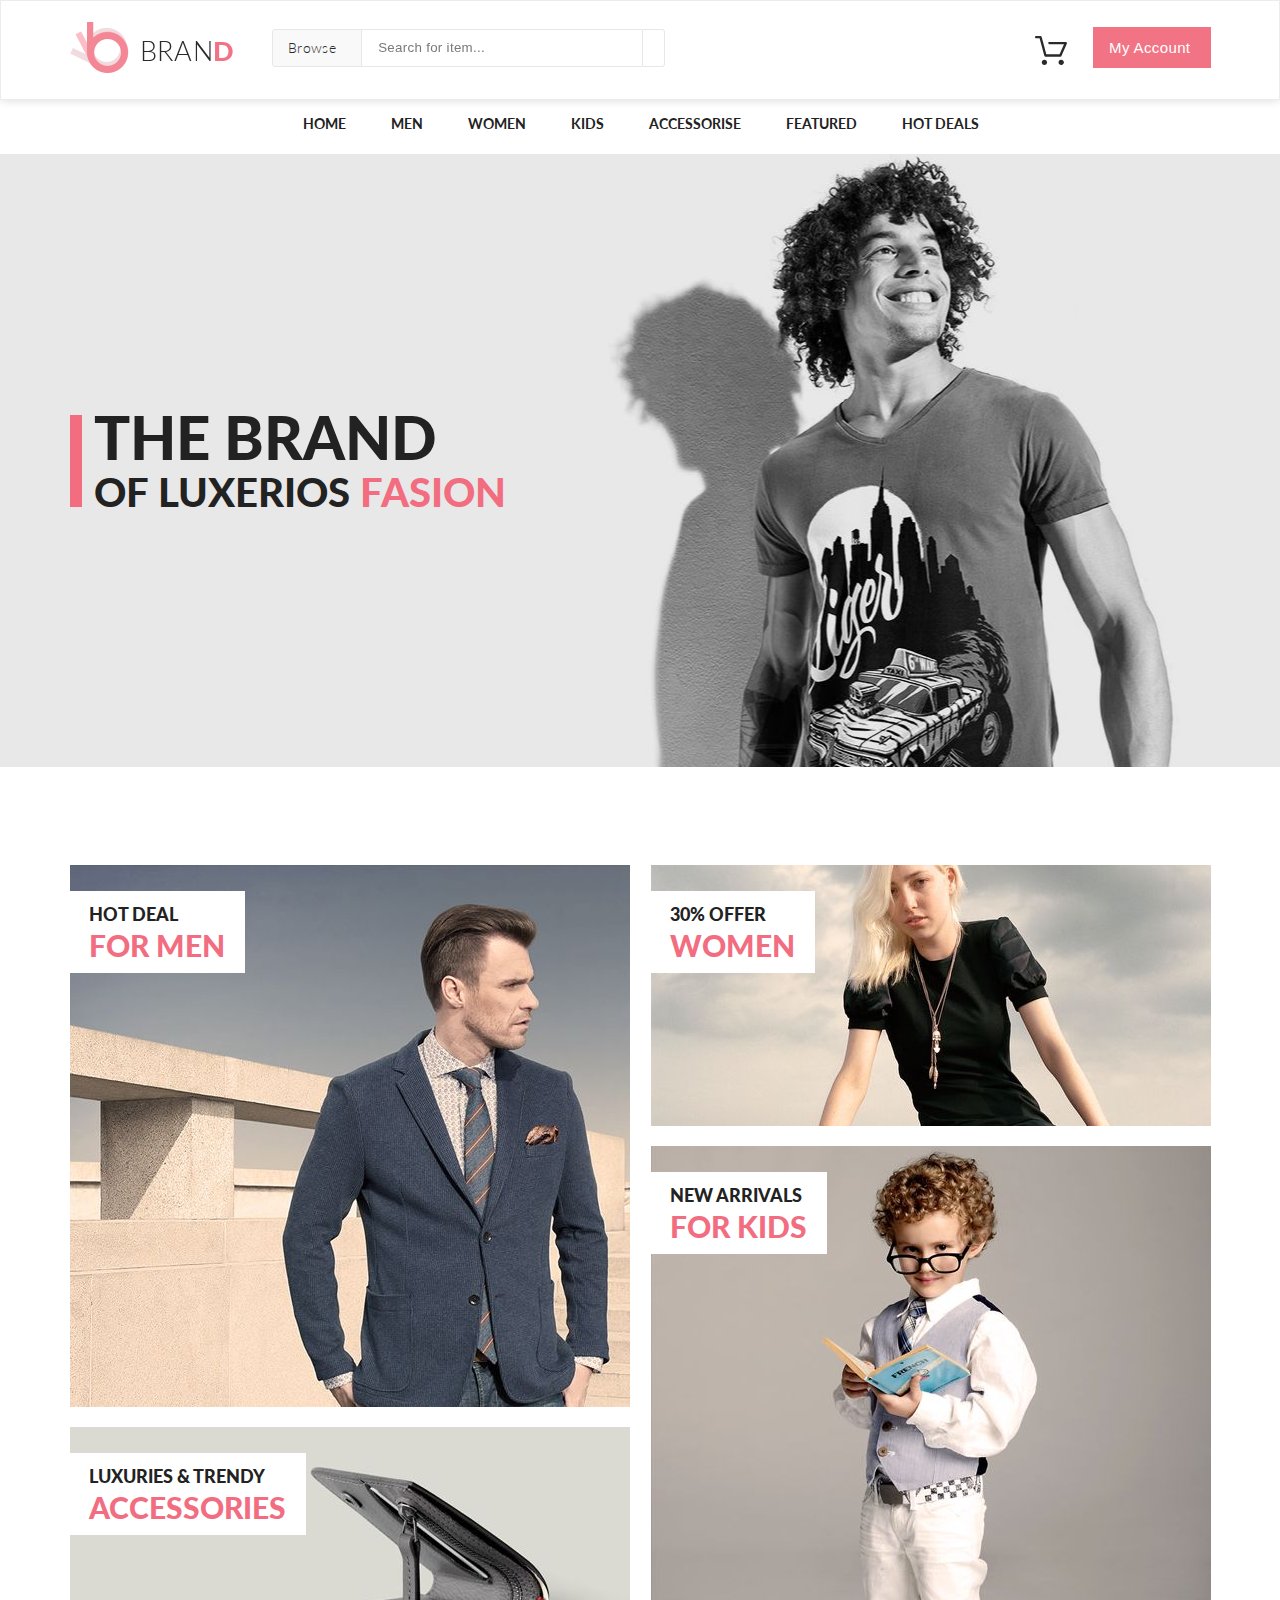
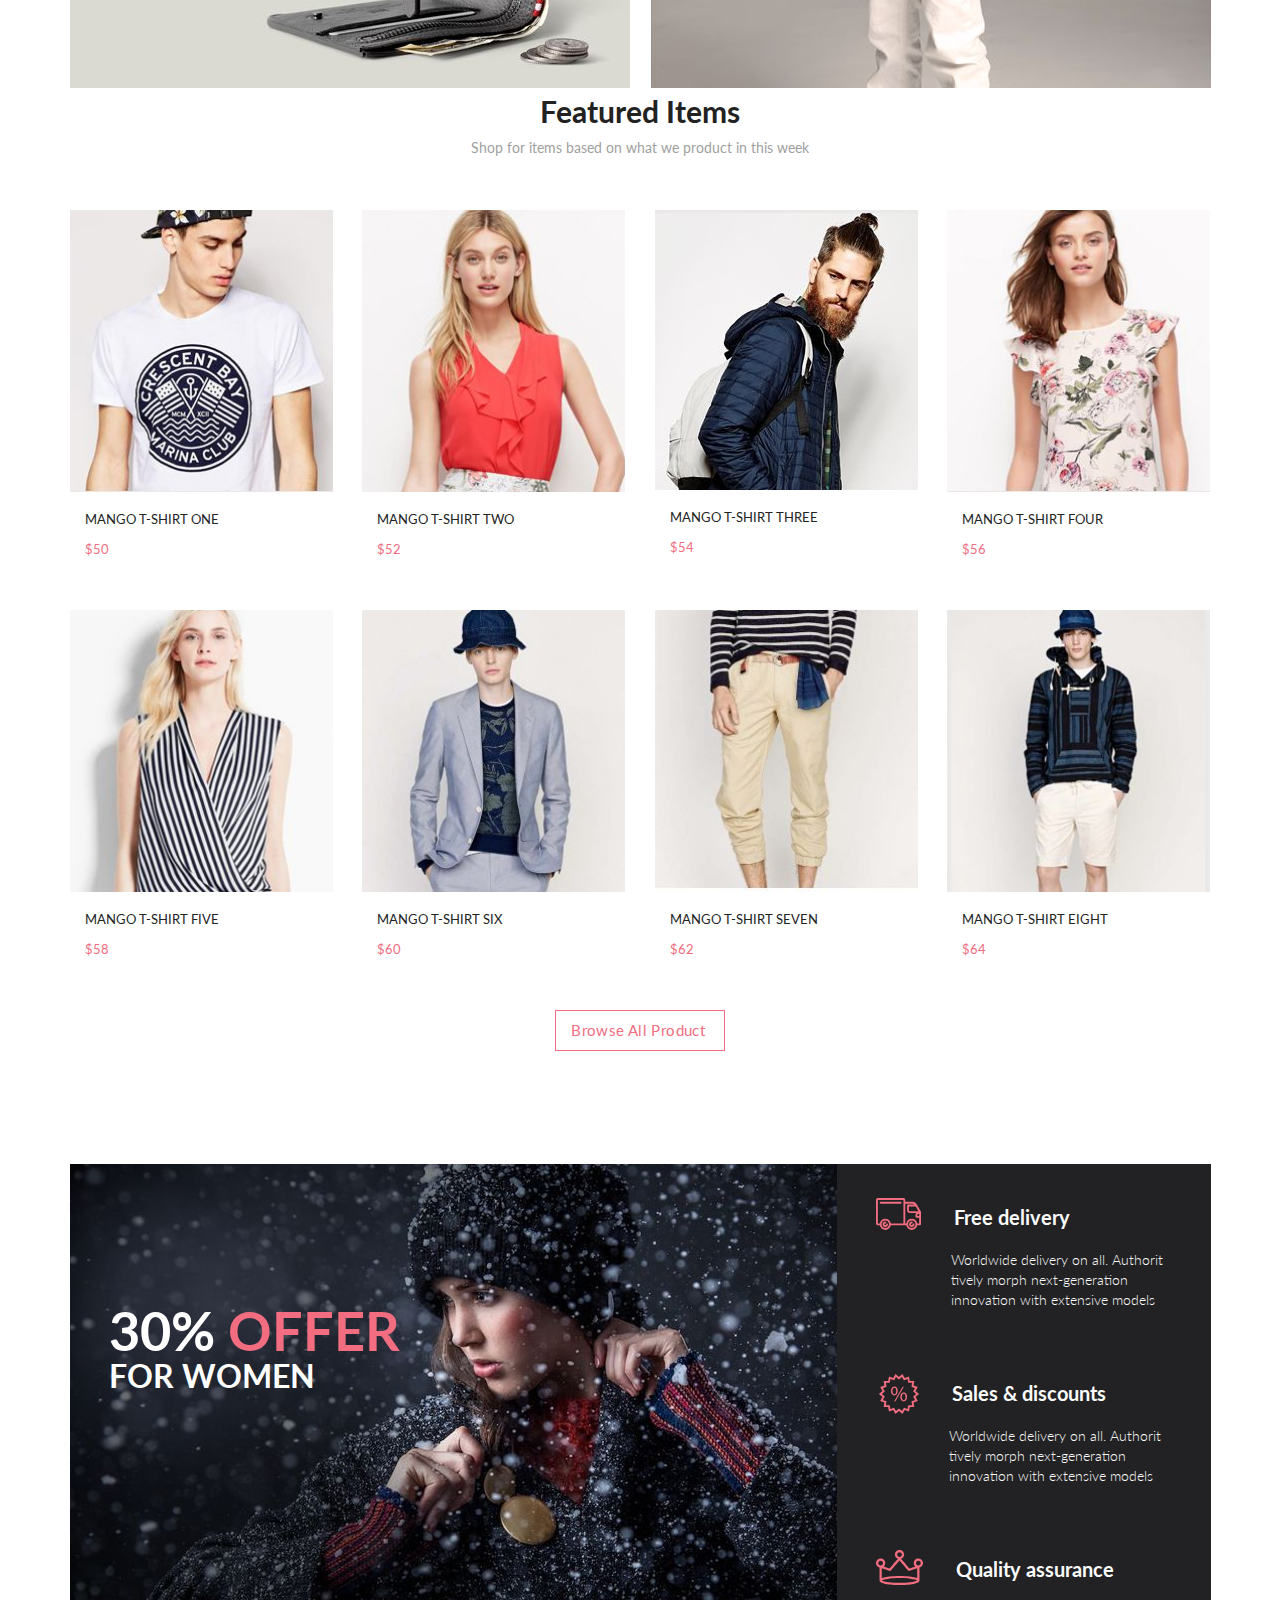
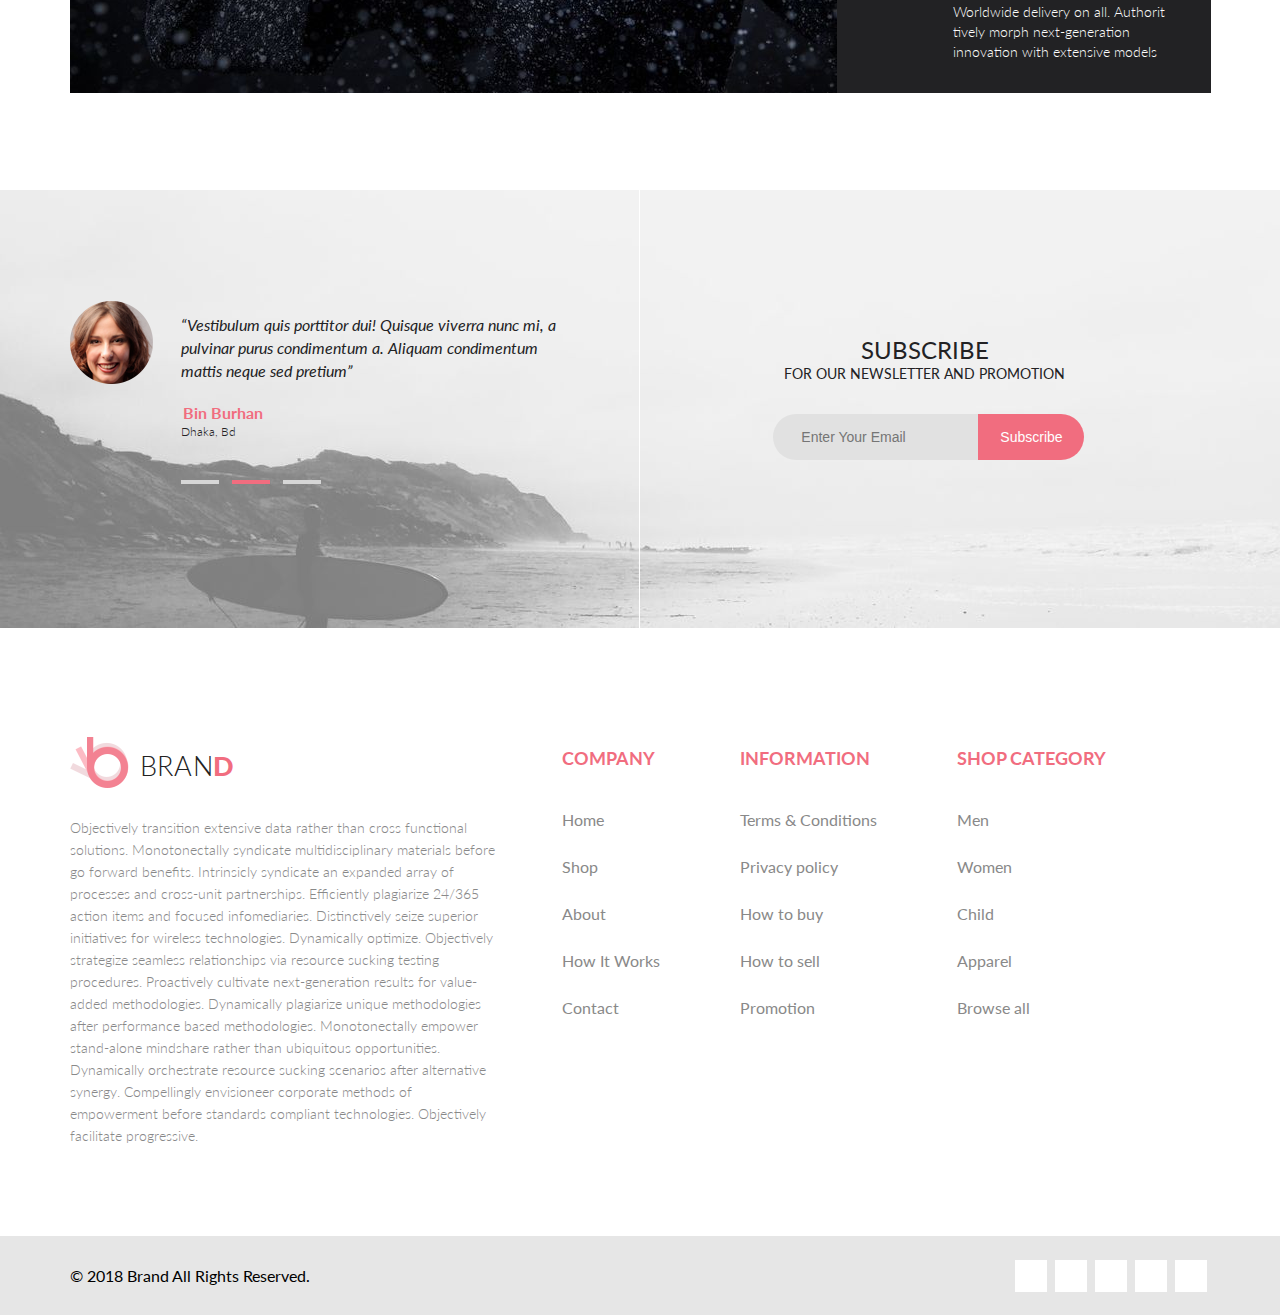
<file: index.html>
<!doctype html>
<html lang="en">
<head>
  <meta charset="UTF-8">
  <meta content="ie=edge" http-equiv="X-UA-Compatible">
  <link href="https://fonts.googleapis.com/css?family=Lato:300,400,700,900" rel="stylesheet">
  <link crossorigin="anonymous" href="https://use.fontawesome.com/releases/v5.3.1/css/all.css"
        integrity="sha384-mzrmE5qonljUremFsqc01SB46JvROS7bZs3IO2EmfFsd15uHvIt+Y8vEf7N7fWAU" rel="stylesheet">
  <link href="style.css" rel="stylesheet">
  <title>Clothing Store</title>
</head>
<body>
<div class="wrapper">
  <div class="wrapper__inner">
    <header class="header">
      <div class="header__border">
        <div class="header__panels-wrap container">
          <div class="header__left-panel">
            <div class="logo">
              <a class="logo__href" href="index.html">
                <img alt="logo" class="logo__img" src="img/logo.png">
                <p class="logo__text">bran<span class="logo__span-text pink">d</span></p>
              </a>
            </div>
            <form class="header__search">
              <div class="header__search-category">
                <span class="header__search-category-text">Browse</span>
                <div class="dropdown-menu dropdown-menu_header" id="browse">
                  <div class="dropdown-menu__wrap">
                    <h3 class="dropdown-menu__heading">women</h3>
                    <ul class="dropdown-menu__body">
                      <li>
                        <a class="dropdown-menu__href" href="products.html">Dresses</a>
                      </li>
                      <li>
                        <a class="dropdown-menu__href" href="products.html">Tops</a>
                      </li>
                      <li>
                        <a class="dropdown-menu__href" href="products.html">Sweaters/Knits</a>
                      </li>
                      <li>
                        <a class="dropdown-menu__href" href="products.html">Jackets/Coats</a>
                      </li>
                      <li>
                        <a class="dropdown-menu__href" href="products.html">Blazers</a>
                      </li>
                      <li>
                        <a class="dropdown-menu__href" href="products.html">Denim</a>
                      </li>
                      <li>
                        <a class="dropdown-menu__href" href="products.html">Leggings/Pants</a>
                      </li>
                      <li>
                        <a class="dropdown-menu__href" href="products.html">Skirts/Shorts</a>
                      </li>
                      <li>
                        <a class="dropdown-menu__href" href="products.html">Accessories
                        </a>
                      </li>
                    </ul>
                  </div>
                  <div class="dropdown-menu__wrap">
                    <h3 class="dropdown-menu__heading">men</h3>
                    <ul class="dropdown-menu__body">
                      <li>
                        <a class="dropdown-menu__href" href="products.html">Tees/Tank tops</a>
                      </li>
                      <li>
                        <a class="dropdown-menu__href" href="products.html">Shirts/Polo's</a>
                      </li>
                      <li>
                        <a class="dropdown-menu__href" href="products.html">Sweaters</a>
                      </li>
                      <li>
                        <a class="dropdown-menu__href" href="products.html">Sweatshirts/Hoodies</a>
                      </li>
                      <li>
                        <a class="dropdown-menu__href" href="products.html">Blazers</a>
                      </li>
                      <li>
                        <a class="dropdown-menu__href" href="products.html">Jackets/Vests</a>
                      </li>
                    </ul>
                  </div>
                </div>
              </div>
              <input class="header__search-input" name="query" placeholder="Search for item..." type="text">
              <button class="header__search-button">
                <i class="fas fa-search"></i>
              </button>
            </form>
          </div>
          <div class="header__right-panel">
            <div class="header__my-cart">
              <div class="header__my-cart-href-wrap">
                <a class="header__my-cart-href" href="shopping-cart.html">
                  <img alt="cart" class="header__my-cart-img" src="img/cart.svg">
                </a>
                <div class="dropdown-menu dropdown-menu_my-cart">
                  <div id="dropdown-cart">
                  
                  </div>
                  <a class="btn btn_pink btn__product checkout" href="checkout.html">Checkout</a>
                  <a class="btn btn__product go-to-cart" href="shopping-cart.html">Go to cart</a>
                </div>
              </div>
              <button class="btn btn_pink-inverse">My Account&nbsp;&nbsp;<i class="fas fa-caret-down"></i></button>
            </div>
          </div>
        </div>
      </div>
      <nav class="header__menu-wrap">
        <ul class="header__menu">
          <li class="header__menu-element"><a class="header__menu-href" href="index.html">home</a>
            <div class="dropdown-menu dropdown-menu_left-menu">
              <div class="dropdown-menu__wrap dropdown-menu__wrap_sub-menu">
                <h3 class="dropdown-menu__heading">women</h3>
                <ul class="dropdown-menu__body dropdown-menu__body_sub-menu">
                  <li>
                    <a class="dropdown-menu__href" href="products.html">Dresses</a>
                  </li>
                  <li>
                    <a class="dropdown-menu__href" href="products.html">Tops</a>
                  </li>
                  <li>
                    <a class="dropdown-menu__href" href="products.html">Sweaters/Knits</a>
                  </li>
                  <li>
                    <a class="dropdown-menu__href" href="products.html">Jackets/Coats</a>
                  </li>
                  <li>
                    <a class="dropdown-menu__href" href="products.html">Blazers</a>
                  </li>
                  <li>
                    <a class="dropdown-menu__href" href="products.html">Denim</a>
                  </li>
                  <li>
                    <a class="dropdown-menu__href" href="products.html">Leggings/Pants</a>
                  </li>
                  <li>
                    <a class="dropdown-menu__href" href="products.html">Skirts/Shorts</a>
                  </li>
                  <li>
                    <a class="dropdown-menu__href" href="products.html">Accessories
                    </a>
                  </li>
                </ul>
              </div>
              <div class="dropdown-menu__wrap dropdown-menu__wrap_sub-menu">
                <h3 class="dropdown-menu__heading">women</h3>
                <ul class="dropdown-menu__body dropdown-menu__body_sub-menu">
                  <li>
                    <a class="dropdown-menu__href" href="products.html">Dresses</a>
                  </li>
                  <li>
                    <a class="dropdown-menu__href" href="products.html">Tops</a>
                  </li>
                  <li>
                    <a class="dropdown-menu__href" href="products.html">Sweaters/Knits</a>
                  </li>
                  <li>
                    <a class="dropdown-menu__href" href="products.html">Jackets/Coats</a>
                  </li>
                </ul>
                <h3 class="dropdown-menu__heading">women</h3>
                <ul class="dropdown-menu__body dropdown-menu__body_sub-menu">
                  <li>
                    <a class="dropdown-menu__href" href="products.html">Dresses</a>
                  </li>
                  <li>
                    <a class="dropdown-menu__href" href="products.html">Tops</a>
                  </li>
                  <li>
                    <a class="dropdown-menu__href" href="products.html">Sweaters/Knits</a>
                  </li>
                </ul>
              </div>
              <div class="dropdown-menu__wrap dropdown-menu__wrap_sub-menu">
                <h3 class="dropdown-menu__heading">women</h3>
                <ul class="dropdown-menu__body dropdown-menu__body_sub-menu">
                  <li>
                    <a class="dropdown-menu__href" href="products.html">Dresses</a>
                  </li>
                  <li>
                    <a class="dropdown-menu__href" href="products.html">Tops</a>
                  </li>
                  <li>
                    <a class="dropdown-menu__href" href="products.html">Sweaters/Knits</a>
                  </li>
                  <li>
                    <a class="dropdown-menu__href" href="products.html">Jackets/Coats</a>
                  </li>
                </ul>
                <div class="dropdown-menu__offer">
                  <a href="single-page.html">
                    <img alt="super sale" class="dropdown-menu__sale-img" src="img/super-sale.jpg">
                    <span class="dropdown-menu__offer-text">super<br>sale!</span>
                  </a>
                </div>
              </div>
            </div>
          </li>
          <li class="header__menu-element"><a class="header__menu-href" href="products.html">men</a>
            <div class="dropdown-menu dropdown-menu_left-menu">
              <div class="dropdown-menu__wrap dropdown-menu__wrap_sub-menu">
                <h3 class="dropdown-menu__heading">women</h3>
                <ul class="dropdown-menu__body dropdown-menu__body_sub-menu">
                  <li>
                    <a class="dropdown-menu__href" href="products.html">Dresses</a>
                  </li>
                  <li>
                    <a class="dropdown-menu__href" href="products.html">Tops</a>
                  </li>
                  <li>
                    <a class="dropdown-menu__href" href="products.html">Sweaters/Knits</a>
                  </li>
                  <li>
                    <a class="dropdown-menu__href" href="products.html">Jackets/Coats</a>
                  </li>
                  <li>
                    <a class="dropdown-menu__href" href="products.html">Blazers</a>
                  </li>
                  <li>
                    <a class="dropdown-menu__href" href="products.html">Denim</a>
                  </li>
                  <li>
                    <a class="dropdown-menu__href" href="products.html">Leggings/Pants</a>
                  </li>
                  <li>
                    <a class="dropdown-menu__href" href="products.html">Skirts/Shorts</a>
                  </li>
                  <li>
                    <a class="dropdown-menu__href" href="products.html">Accessories
                    </a>
                  </li>
                </ul>
              </div>
              <div class="dropdown-menu__wrap dropdown-menu__wrap_sub-menu">
                <h3 class="dropdown-menu__heading">women</h3>
                <ul class="dropdown-menu__body dropdown-menu__body_sub-menu">
                  <li>
                    <a class="dropdown-menu__href" href="products.html">Dresses</a>
                  </li>
                  <li>
                    <a class="dropdown-menu__href" href="products.html">Tops</a>
                  </li>
                  <li>
                    <a class="dropdown-menu__href" href="products.html">Sweaters/Knits</a>
                  </li>
                  <li>
                    <a class="dropdown-menu__href" href="products.html">Jackets/Coats</a>
                  </li>
                </ul>
                <h3 class="dropdown-menu__heading">women</h3>
                <ul class="dropdown-menu__body dropdown-menu__body_sub-menu">
                  <li>
                    <a class="dropdown-menu__href" href="products.html">Dresses</a>
                  </li>
                  <li>
                    <a class="dropdown-menu__href" href="products.html">Tops</a>
                  </li>
                  <li>
                    <a class="dropdown-menu__href" href="products.html">Sweaters/Knits</a>
                  </li>
                </ul>
              </div>
              <div class="dropdown-menu__wrap dropdown-menu__wrap_sub-menu">
                <h3 class="dropdown-menu__heading">women</h3>
                <ul class="dropdown-menu__body dropdown-menu__body_sub-menu">
                  <li>
                    <a class="dropdown-menu__href" href="products.html">Dresses</a>
                  </li>
                  <li>
                    <a class="dropdown-menu__href" href="products.html">Tops</a>
                  </li>
                  <li>
                    <a class="dropdown-menu__href" href="products.html">Sweaters/Knits</a>
                  </li>
                  <li>
                    <a class="dropdown-menu__href" href="products.html">Jackets/Coats</a>
                  </li>
                </ul>
                <div class="dropdown-menu__offer">
                  <a href="single-page.html">
                    <img alt="super sale" class="dropdown-menu__sale-img" src="img/super-sale.jpg">
                    <span class="dropdown-menu__offer-text">super<br>sale!</span>
                  </a>
                </div>
              </div>
            </div>
          </li>
          <li class="header__menu-element"><a class="header__menu-href" href="products.html">women</a>
            <div class="dropdown-menu dropdown-menu_left-menu">
              <div class="dropdown-menu__wrap dropdown-menu__wrap_sub-menu">
                <h3 class="dropdown-menu__heading">women</h3>
                <ul class="dropdown-menu__body dropdown-menu__body_sub-menu">
                  <li>
                    <a class="dropdown-menu__href" href="products.html">Dresses</a>
                  </li>
                  <li>
                    <a class="dropdown-menu__href" href="products.html">Tops</a>
                  </li>
                  <li>
                    <a class="dropdown-menu__href" href="products.html">Sweaters/Knits</a>
                  </li>
                  <li>
                    <a class="dropdown-menu__href" href="products.html">Jackets/Coats</a>
                  </li>
                  <li>
                    <a class="dropdown-menu__href" href="products.html">Blazers</a>
                  </li>
                  <li>
                    <a class="dropdown-menu__href" href="products.html">Denim</a>
                  </li>
                  <li>
                    <a class="dropdown-menu__href" href="products.html">Leggings/Pants</a>
                  </li>
                  <li>
                    <a class="dropdown-menu__href" href="products.html">Skirts/Shorts</a>
                  </li>
                  <li>
                    <a class="dropdown-menu__href" href="products.html">Accessories
                    </a>
                  </li>
                </ul>
              </div>
              <div class="dropdown-menu__wrap dropdown-menu__wrap_sub-menu">
                <h3 class="dropdown-menu__heading">women</h3>
                <ul class="dropdown-menu__body dropdown-menu__body_sub-menu">
                  <li>
                    <a class="dropdown-menu__href" href="products.html">Dresses</a>
                  </li>
                  <li>
                    <a class="dropdown-menu__href" href="products.html">Tops</a>
                  </li>
                  <li>
                    <a class="dropdown-menu__href" href="products.html">Sweaters/Knits</a>
                  </li>
                  <li>
                    <a class="dropdown-menu__href" href="products.html">Jackets/Coats</a>
                  </li>
                </ul>
                <h3 class="dropdown-menu__heading">women</h3>
                <ul class="dropdown-menu__body dropdown-menu__body_sub-menu">
                  <li>
                    <a class="dropdown-menu__href" href="products.html">Dresses</a>
                  </li>
                  <li>
                    <a class="dropdown-menu__href" href="products.html">Tops</a>
                  </li>
                  <li>
                    <a class="dropdown-menu__href" href="products.html">Sweaters/Knits</a>
                  </li>
                </ul>
              </div>
              <div class="dropdown-menu__wrap dropdown-menu__wrap_sub-menu">
                <h3 class="dropdown-menu__heading">women</h3>
                <ul class="dropdown-menu__body dropdown-menu__body_sub-menu">
                  <li>
                    <a class="dropdown-menu__href" href="products.html">Dresses</a>
                  </li>
                  <li>
                    <a class="dropdown-menu__href" href="products.html">Tops</a>
                  </li>
                  <li>
                    <a class="dropdown-menu__href" href="products.html">Sweaters/Knits</a>
                  </li>
                  <li>
                    <a class="dropdown-menu__href" href="products.html">Jackets/Coats</a>
                  </li>
                </ul>
                <div class="dropdown-menu__offer">
                  <a href="single-page.html">
                    <img alt="super sale" class="dropdown-menu__sale-img" src="img/super-sale.jpg">
                    <span class="dropdown-menu__offer-text">super<br>sale!</span>
                  </a>
                </div>
              </div>
            </div>
          </li>
          <li class="header__menu-element"><a class="header__menu-href" href="products.html">kids</a>
            <div class="dropdown-menu dropdown-menu_center-menu">
              <div class="dropdown-menu__wrap dropdown-menu__wrap_sub-menu">
                <h3 class="dropdown-menu__heading">women</h3>
                <ul class="dropdown-menu__body dropdown-menu__body_sub-menu">
                  <li>
                    <a class="dropdown-menu__href" href="products.html">Dresses</a>
                  </li>
                  <li>
                    <a class="dropdown-menu__href" href="products.html">Tops</a>
                  </li>
                  <li>
                    <a class="dropdown-menu__href" href="products.html">Sweaters/Knits</a>
                  </li>
                  <li>
                    <a class="dropdown-menu__href" href="products.html">Jackets/Coats</a>
                  </li>
                  <li>
                    <a class="dropdown-menu__href" href="products.html">Blazers</a>
                  </li>
                  <li>
                    <a class="dropdown-menu__href" href="products.html">Denim</a>
                  </li>
                  <li>
                    <a class="dropdown-menu__href" href="products.html">Leggings/Pants</a>
                  </li>
                  <li>
                    <a class="dropdown-menu__href" href="products.html">Skirts/Shorts</a>
                  </li>
                  <li>
                    <a class="dropdown-menu__href" href="products.html">Accessories
                    </a>
                  </li>
                </ul>
              </div>
              <div class="dropdown-menu__wrap dropdown-menu__wrap_sub-menu">
                <h3 class="dropdown-menu__heading">women</h3>
                <ul class="dropdown-menu__body dropdown-menu__body_sub-menu">
                  <li>
                    <a class="dropdown-menu__href" href="products.html">Dresses</a>
                  </li>
                  <li>
                    <a class="dropdown-menu__href" href="products.html">Tops</a>
                  </li>
                  <li>
                    <a class="dropdown-menu__href" href="products.html">Sweaters/Knits</a>
                  </li>
                  <li>
                    <a class="dropdown-menu__href" href="products.html">Jackets/Coats</a>
                  </li>
                </ul>
                <h3 class="dropdown-menu__heading">women</h3>
                <ul class="dropdown-menu__body dropdown-menu__body_sub-menu">
                  <li>
                    <a class="dropdown-menu__href" href="products.html">Dresses</a>
                  </li>
                  <li>
                    <a class="dropdown-menu__href" href="products.html">Tops</a>
                  </li>
                  <li>
                    <a class="dropdown-menu__href" href="products.html">Sweaters/Knits</a>
                  </li>
                </ul>
              </div>
              <div class="dropdown-menu__wrap dropdown-menu__wrap_sub-menu">
                <h3 class="dropdown-menu__heading">women</h3>
                <ul class="dropdown-menu__body dropdown-menu__body_sub-menu">
                  <li>
                    <a class="dropdown-menu__href" href="products.html">Dresses</a>
                  </li>
                  <li>
                    <a class="dropdown-menu__href" href="products.html">Tops</a>
                  </li>
                  <li>
                    <a class="dropdown-menu__href" href="products.html">Sweaters/Knits</a>
                  </li>
                  <li>
                    <a class="dropdown-menu__href" href="products.html">Jackets/Coats</a>
                  </li>
                </ul>
                <div class="dropdown-menu__offer">
                  <a href="single-page.html">
                    <img alt="super sale" class="dropdown-menu__sale-img" src="img/super-sale.jpg">
                    <span class="dropdown-menu__offer-text">super<br>sale!</span>
                  </a>
                </div>
              </div>
            </div>
          </li>
          <li class="header__menu-element"><a class="header__menu-href" href="products.html">accessorise</a>
            <div class="dropdown-menu dropdown-menu_center-menu">
              <div class="dropdown-menu__wrap dropdown-menu__wrap_sub-menu">
                <h3 class="dropdown-menu__heading">women</h3>
                <ul class="dropdown-menu__body dropdown-menu__body_sub-menu">
                  <li>
                    <a class="dropdown-menu__href" href="products.html">Dresses</a>
                  </li>
                  <li>
                    <a class="dropdown-menu__href" href="products.html">Tops</a>
                  </li>
                  <li>
                    <a class="dropdown-menu__href" href="products.html">Sweaters/Knits</a>
                  </li>
                  <li>
                    <a class="dropdown-menu__href" href="products.html">Jackets/Coats</a>
                  </li>
                  <li>
                    <a class="dropdown-menu__href" href="products.html">Blazers</a>
                  </li>
                  <li>
                    <a class="dropdown-menu__href" href="products.html">Denim</a>
                  </li>
                  <li>
                    <a class="dropdown-menu__href" href="products.html">Leggings/Pants</a>
                  </li>
                  <li>
                    <a class="dropdown-menu__href" href="products.html">Skirts/Shorts</a>
                  </li>
                  <li>
                    <a class="dropdown-menu__href" href="products.html">Accessories
                    </a>
                  </li>
                </ul>
              </div>
              <div class="dropdown-menu__wrap dropdown-menu__wrap_sub-menu">
                <h3 class="dropdown-menu__heading">women</h3>
                <ul class="dropdown-menu__body dropdown-menu__body_sub-menu">
                  <li>
                    <a class="dropdown-menu__href" href="products.html">Dresses</a>
                  </li>
                  <li>
                    <a class="dropdown-menu__href" href="products.html">Tops</a>
                  </li>
                  <li>
                    <a class="dropdown-menu__href" href="products.html">Sweaters/Knits</a>
                  </li>
                  <li>
                    <a class="dropdown-menu__href" href="products.html">Jackets/Coats</a>
                  </li>
                </ul>
                <h3 class="dropdown-menu__heading">women</h3>
                <ul class="dropdown-menu__body dropdown-menu__body_sub-menu">
                  <li>
                    <a class="dropdown-menu__href" href="products.html">Dresses</a>
                  </li>
                  <li>
                    <a class="dropdown-menu__href" href="products.html">Tops</a>
                  </li>
                  <li>
                    <a class="dropdown-menu__href" href="products.html">Sweaters/Knits</a>
                  </li>
                </ul>
              </div>
              <div class="dropdown-menu__wrap dropdown-menu__wrap_sub-menu">
                <h3 class="dropdown-menu__heading">women</h3>
                <ul class="dropdown-menu__body dropdown-menu__body_sub-menu">
                  <li>
                    <a class="dropdown-menu__href" href="products.html">Dresses</a>
                  </li>
                  <li>
                    <a class="dropdown-menu__href" href="products.html">Tops</a>
                  </li>
                  <li>
                    <a class="dropdown-menu__href" href="products.html">Sweaters/Knits</a>
                  </li>
                  <li>
                    <a class="dropdown-menu__href" href="products.html">Jackets/Coats</a>
                  </li>
                </ul>
                <div class="dropdown-menu__offer">
                  <a href="single-page.html">
                    <img alt="super sale" class="dropdown-menu__sale-img" src="img/super-sale.jpg">
                    <span class="dropdown-menu__offer-text">super<br>sale!</span>
                  </a>
                </div>
              </div>
            </div>
          </li>
          <li class="header__menu-element"><a class="header__menu-href" href="products.html">featured</a>
            <div class="dropdown-menu dropdown-menu_right-menu">
              <div class="dropdown-menu__wrap dropdown-menu__wrap_sub-menu">
                <h3 class="dropdown-menu__heading">women</h3>
                <ul class="dropdown-menu__body dropdown-menu__body_sub-menu">
                  <li>
                    <a class="dropdown-menu__href" href="products.html">Dresses</a>
                  </li>
                  <li>
                    <a class="dropdown-menu__href" href="products.html">Tops</a>
                  </li>
                  <li>
                    <a class="dropdown-menu__href" href="products.html">Sweaters/Knits</a>
                  </li>
                  <li>
                    <a class="dropdown-menu__href" href="products.html">Jackets/Coats</a>
                  </li>
                  <li>
                    <a class="dropdown-menu__href" href="products.html">Blazers</a>
                  </li>
                  <li>
                    <a class="dropdown-menu__href" href="products.html">Denim</a>
                  </li>
                  <li>
                    <a class="dropdown-menu__href" href="products.html">Leggings/Pants</a>
                  </li>
                  <li>
                    <a class="dropdown-menu__href" href="products.html">Skirts/Shorts</a>
                  </li>
                  <li>
                    <a class="dropdown-menu__href" href="products.html">Accessories
                    </a>
                  </li>
                </ul>
              </div>
              <div class="dropdown-menu__wrap dropdown-menu__wrap_sub-menu">
                <h3 class="dropdown-menu__heading">women</h3>
                <ul class="dropdown-menu__body dropdown-menu__body_sub-menu">
                  <li>
                    <a class="dropdown-menu__href" href="#">Dresses</a>
                  </li>
                  <li>
                    <a class="dropdown-menu__href" href="products.html">Tops</a>
                  </li>
                  <li>
                    <a class="dropdown-menu__href" href="products.html">Sweaters/Knits</a>
                  </li>
                  <li>
                    <a class="dropdown-menu__href" href="products.html">Jackets/Coats</a>
                  </li>
                </ul>
                <h3 class="dropdown-menu__heading">women</h3>
                <ul class="dropdown-menu__body dropdown-menu__body_sub-menu">
                  <li>
                    <a class="dropdown-menu__href" href="products.html">Dresses</a>
                  </li>
                  <li>
                    <a class="dropdown-menu__href" href="products.html">Tops</a>
                  </li>
                  <li>
                    <a class="dropdown-menu__href" href="products.html">Sweaters/Knits</a>
                  </li>
                </ul>
              </div>
              <div class="dropdown-menu__wrap dropdown-menu__wrap_sub-menu">
                <h3 class="dropdown-menu__heading">women</h3>
                <ul class="dropdown-menu__body dropdown-menu__body_sub-menu">
                  <li>
                    <a class="dropdown-menu__href" href="products.html">Dresses</a>
                  </li>
                  <li>
                    <a class="dropdown-menu__href" href="products.html">Tops</a>
                  </li>
                  <li>
                    <a class="dropdown-menu__href" href="products.html">Sweaters/Knits</a>
                  </li>
                  <li>
                    <a class="dropdown-menu__href" href="products.html">Jackets/Coats</a>
                  </li>
                </ul>
                <div class="dropdown-menu__offer">
                  <a href="single-page.html">
                    <img alt="super sale" class="dropdown-menu__sale-img" src="img/super-sale.jpg">
                    <span class="dropdown-menu__offer-text">super<br>sale!</span>
                  </a>
                </div>
              </div>
            </div>
          </li>
          <li class="header__menu-element"><a class="header__menu-href" href="products.html">hot deals</a>
            <div class="dropdown-menu dropdown-menu_right-menu">
              <div class="dropdown-menu__wrap dropdown-menu__wrap_sub-menu">
                <h3 class="dropdown-menu__heading">women</h3>
                <ul class="dropdown-menu__body dropdown-menu__body_sub-menu">
                  <li>
                    <a class="dropdown-menu__href" href="products.html">Dresses</a>
                  </li>
                  <li>
                    <a class="dropdown-menu__href" href="products.html">Tops</a>
                  </li>
                  <li>
                    <a class="dropdown-menu__href" href="products.html">Sweaters/Knits</a>
                  </li>
                  <li>
                    <a class="dropdown-menu__href" href="products.html">Jackets/Coats</a>
                  </li>
                  <li>
                    <a class="dropdown-menu__href" href="products.html">Blazers</a>
                  </li>
                  <li>
                    <a class="dropdown-menu__href" href="products.html">Denim</a>
                  </li>
                  <li>
                    <a class="dropdown-menu__href" href="products.html">Leggings/Pants</a>
                  </li>
                  <li>
                    <a class="dropdown-menu__href" href="products.html">Skirts/Shorts</a>
                  </li>
                  <li>
                    <a class="dropdown-menu__href" href="products.html">Accessories
                    </a>
                  </li>
                </ul>
              </div>
              <div class="dropdown-menu__wrap dropdown-menu__wrap_sub-menu">
                <h3 class="dropdown-menu__heading">women</h3>
                <ul class="dropdown-menu__body dropdown-menu__body_sub-menu">
                  <li>
                    <a class="dropdown-menu__href" href="products.html">Dresses</a>
                  </li>
                  <li>
                    <a class="dropdown-menu__href" href="products.html">Tops</a>
                  </li>
                  <li>
                    <a class="dropdown-menu__href" href="products.html">Sweaters/Knits</a>
                  </li>
                  <li>
                    <a class="dropdown-menu__href" href="products.html">Jackets/Coats</a>
                  </li>
                </ul>
                <h3 class="dropdown-menu__heading">women</h3>
                <ul class="dropdown-menu__body dropdown-menu__body_sub-menu">
                  <li>
                    <a class="dropdown-menu__href" href="products.html">Dresses</a>
                  </li>
                  <li>
                    <a class="dropdown-menu__href" href="products.html">Tops</a>
                  </li>
                  <li>
                    <a class="dropdown-menu__href" href="products.html">Sweaters/Knits</a>
                  </li>
                </ul>
              </div>
              <div class="dropdown-menu__wrap dropdown-menu__wrap_sub-menu">
                <h3 class="dropdown-menu__heading">women</h3>
                <ul class="dropdown-menu__body dropdown-menu__body_sub-menu">
                  <li>
                    <a class="dropdown-menu__href" href="products.html">Dresses</a>
                  </li>
                  <li>
                    <a class="dropdown-menu__href" href="products.html">Tops</a>
                  </li>
                  <li>
                    <a class="dropdown-menu__href" href="products.html">Sweaters/Knits</a>
                  </li>
                  <li>
                    <a class="dropdown-menu__href" href="products.html">Jackets/Coats</a>
                  </li>
                </ul>
                <div class="dropdown-menu__offer">
                  <a href="single-page.html">
                    <img alt="super sale" class="dropdown-menu__sale-img" src="img/super-sale.jpg">
                    <span class="dropdown-menu__offer-text">super<br>sale!</span>
                  </a>
                </div>
              </div>
            </div>
          </li>
        </ul>
      </nav>
    </header>
    <main>
      <section class="banner">
        <div class="container">
          <div class="banner__content">
            <div class="banner__text">
              <h2>THE BRAND</h2>
              <h3>OF LUXERIOS
                <span class="pink">FASION</span></h3>
            </div>
          </div>
        </div>
      </section>
      <section class="categories">
        <div class="container">
          <div class="categories__content">
            <div class="categories__left">
              <a class="categories__big-block category-men" href="products.html">
                <img alt="men category" src="img/category-men.jpg">
                <div class="categories__info">
                  <h3>HOT DEAL</h3>
                  <h2 class="pink">FOR MEN</h2>
                </div>
              </a>
              <a class="categories__small-block category-accesories" href="products.html">
                <img alt="accessories category" src="img/category-accesories.jpg">
                <div class="categories__info">
                  <h3>LUXURIES & TRENDY</h3>
                  <h2 class="pink">ACCESSORIES</h2>
                </div>
              </a>
            </div>
            <div class="categories__right">
              <a class="categories__small-block category-women" href="products.html">
                <img alt="woman category" src="img/category-women.jpg">
                <div class="categories__info">
                  <h3>30% OFFER</h3>
                  <h2 class="pink">WOMEN</h2>
                </div>
              </a>
              <a class="categories__big-block category-kids" href="products.html">
                <img alt="kids category" src="img/category-kids.jpg">
                <div class="categories__info">
                  <h3>NEW ARRIVALS</h3>
                  <h2 class="pink">FOR KIDS</h2>
                </div>
              </a>
            </div>
          </div>
        </div>
      </section>
      <section class="products">
        <div class="center container">
          <div class="products__content">
            <div class="products__information-block">
              <h2 class="products__header">Featured Items</h2>
              <h3 class="products__info">Shop for items based on what we product in this week</h3>
            </div>
            <div class="products__items" id="products__product-items">
              <!--<div class="products__product-card">-->
              <!--<div class="products__product-item-card">-->
              <!--<a href="single-page.html">-->
              <!--<img class="products__product-item-image" src="img/product-item-1.jpg" alt="MANGO PEOPLE T-SHIRT">-->
              <!--</a>-->
              <!--<div class="products__center-block">-->
              <!--<div class="products__product-add-wrap">-->
              <!--<button class="products__product-add">-->
              <!--<img src="img/cart-add.svg" alt="add item">Add cart-->
              <!--</button>-->
              <!--</div>-->
              <!--</div>-->
              <!--<div class="products__product-item-name">MANGO PEOPLE T-SHIRT</div>-->
              <!--<div class="products__product-item-price pink">&#36;52.00</div>-->
              <!--</div>-->
              <!--</div>-->
            </div>
            <a class="btn btn_pink" href="products.html">Browse All Product&#160;&#160;
              <i class="fas fa-arrow-right"></i>
            </a>
          </div>
        </div>
      </section>
      <section class="feature">
        <div class="container">
          <div class="feature__content">
            <img alt="special offer" src="img/feature.jpg">
            <div class="feature__info">
              <h2>30%<span class="pink">
                                      OFFER</span></h2>
              <h3>FOR WOMEN</h3>
            </div>
            
            <div class="feature__left-block">
              <div class="feature__item"><img alt="delivery" src="img/feature-icon-1.svg">
                <div class="feature__item-info">
                  <h3>Free delivery</h3>
                  <p>Worldwide delivery on all. Authorit tively morph next-generation innovation with
                    extensive models</p>
                </div>
              </div>
              <div class="feature__item"><img alt="discount" src="img/feature-icon-2.svg">
                <div class="feature__item-info">
                  <h3>Sales & discounts</h3>
                  <p>Worldwide delivery on all. Authorit tively morph next-generation innovation with
                    extensive models</p>
                </div>
              </div>
              <div class="feature__item"><img alt="quality" src="img/feature-icon-3.svg">
                <div class="feature__item-info">
                  <h3>Quality assurance</h3>
                  <p>Worldwide delivery on all. Authorit tively morph next-generation innovation with
                    extensive models</p>
                </div>
              </div>
            </div>
          </div>
        </div>
      </section>
    </main>
    <section class="subscribe">
      <div class="center container">
        <div class="subscribe__content">
          <div class="subscribe__left-panel">
            <img alt="greyscale landscape background" class="subscribe__quote-img" src="img/subscribe-quote-img.png">
            <div class="subscribe__quote-text">
              <p>“Vestibulum quis porttitor dui! Quisque viverra nunc mi, a pulvinar purus condimentum a. Aliquam
                condimentum mattis neque sed pretium”</p>
              <h5 class="pink">Bin Burhan</h5>
              <h6>Dhaka, Bd</h6>
              <ul class="subscribe__quote-switch-wrap">
                <li class="subscribe__quote-switch"><a href=""></a></li>
                <li class="subscribe__quote-switch subscribe__quote-switch_active"><a href=""></a></li>
                <li class="subscribe__quote-switch"><a href=""></a></li>
              </ul>
            </div>
          </div>
          <div class="subscribe__right-panel">
            <h2>SUBSCRIBE</h2>
            <h3>FOR OUR NEWSLETTER AND PROMOTION</h3>
            <form class="subscribe__form">
              <input class="subscribe__input" placeholder="Enter Your Email" type="email">
              <input class="subscribe__button" type="submit" value="Subscribe">
            </form>
          </div>
        </div>
      </div>
    </section>
  </div>
  <footer class="footer">
    <div class="container">
      <div class="footer__content">
        <div class="footer__brand-information">
          <div class="logo">
            <a class="logo__href" href="index.html">
              <img alt="logo" class="logo__img" src="img/logo.png">
              <p class="logo__text">bran<span class="logo__span-text pink">d</span></p>
            </a>
          </div>
          <p class="footer__brand-information-text">Objectively transition extensive data rather than cross functional
            solutions. Monotonectally syndicate multidisciplinary materials before go forward benefits. Intrinsicly
            syndicate an expanded array of processes and cross-unit partnerships.
            
            Efficiently plagiarize 24/365 action items and focused infomediaries.
            Distinctively seize superior initiatives for wireless technologies. Dynamically optimize.
            
            Objectively strategize seamless relationships via resource sucking testing procedures. Proactively cultivate
            next-generation results for value-added methodologies. Dynamically plagiarize unique methodologies after
            performance based methodologies. Monotonectally empower stand-alone mindshare rather than ubiquitous
            opportunities. Dynamically orchestrate resource sucking scenarios after alternative synergy.
            
            Compellingly envisioneer corporate methods of empowerment before standards compliant technologies.
            Objectively facilitate progressive.</p>
        </div>
        <div class="footer__right-panel">
          <div class="footer__category">
            <h2 class="footer__category-name pink">COMPANY</h2>
            <ul class="footer__category-menu">
              <li>
                <a href="index.html">Home</a>
              </li>
              <li>
                <a href="#">Shop</a>
              </li>
              <li>
                <a href="#">About</a>
              </li>
              <li>
                <a href="#">How It Works</a>
              </li>
              <li>
                <a href="#">Contact</a>
              </li>
            </ul>
          </div>
          <div class="footer__category">
            <h2 class="footer__category-name pink">INFORMATION</h2>
            <ul class="footer__category-menu">
              <li>
                <a href="#">Terms & Conditions</a>
              </li>
              <li>
                <a href="#">Privacy policy</a>
              </li>
              <li>
                <a href="#">How to buy</a>
              </li>
              <li>
                <a href="#">How to sell</a>
              </li>
              <li>
                <a href="#">Promotion</a>
              </li>
            </ul>
          </div>
          <div class="footer__category">
            <h2 class="footer__category-name pink">SHOP CATEGORY</h2>
            <ul class="footer__category-menu">
              <li>
                <a href="products.html">Men</a>
              </li>
              <li>
                <a href="products.html">Women</a>
              </li>
              <li>
                <a href="products.html">Child</a>
              </li>
              <li>
                <a href="products.html">Apparel</a>
              </li>
              <li>
                <a href="products.html">Browse all</a>
              </li>
            </ul>
          </div>
        </div>
      </div>
    </div>
    <div class="social-block">
      <div class="container">
        <div class="social-block__container">
          <div class="copyright">&copy; 2018 Brand All Rights Reserved.</div>
          <div class="social-block__icons">
            <div class="social-block__button">
              <a href="https://www.facebook.com/">
                <i class="fab fa-facebook-f"></i>
              </a>
            </div>
            <div class="social-block__button">
              <a href="https://twitter.com/">
                <i class="fab fa-twitter"></i>
              </a>
            </div>
            <div class="social-block__button">
              <a href="https://www.linkedin.com/">
                <i class="fab fa-linkedin-in"></i>
              </a>
            </div>
            <div class="social-block__button">
              <a href="https://www.pinterest.ru">
                <i class="fab fa-pinterest-p"></i>
              </a>
            </div>
            <div class="social-block__button">
              <a href="https://plus.google.com/">
                <i class="fab fa-google-plus-g"></i>
              </a>
            </div>
          </div>
        </div>
      </div>
    </div>
  </footer>
</div>
<script src="js/jquery-3.3.1.js"></script>
<script src="js/Product.js"></script>
<script src="js/Cart.js"></script>
<script src="js/index.js"></script>
<script src="js/main.js"></script>
</body>
</html>
</file>
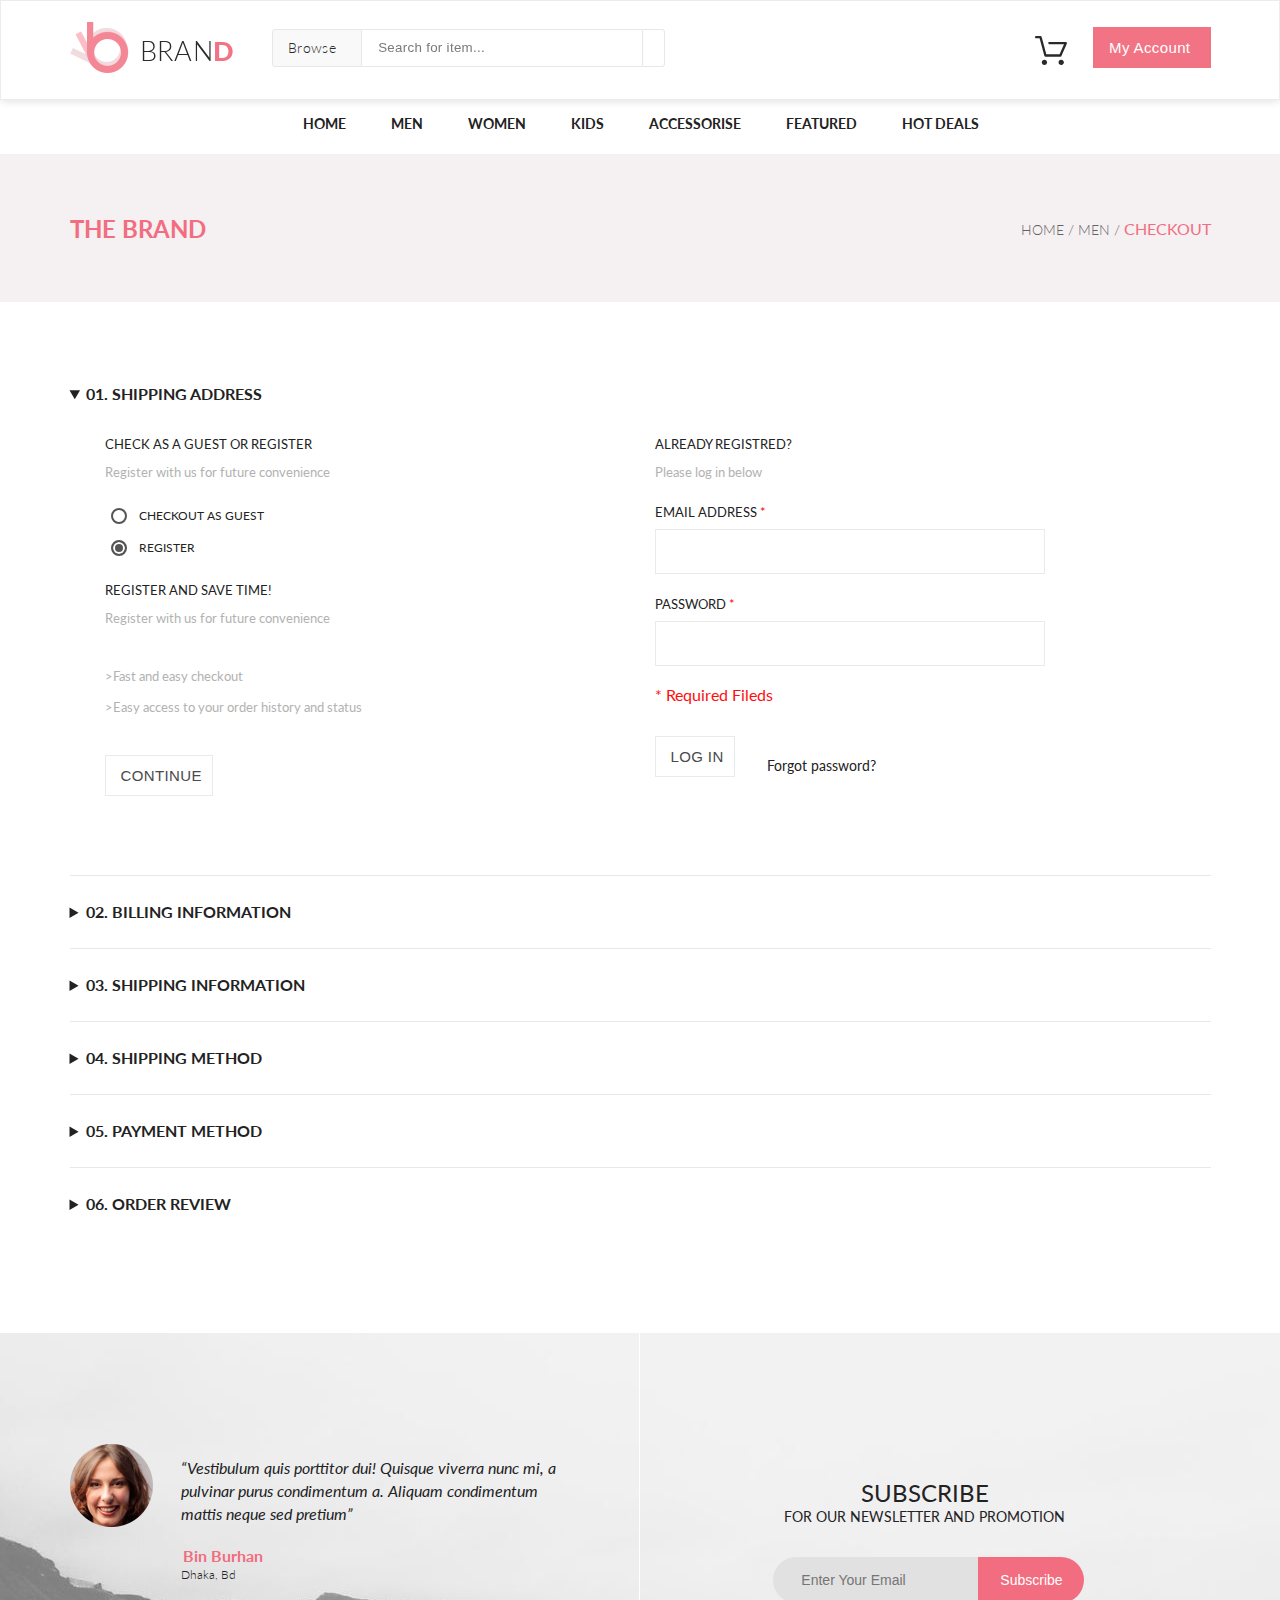
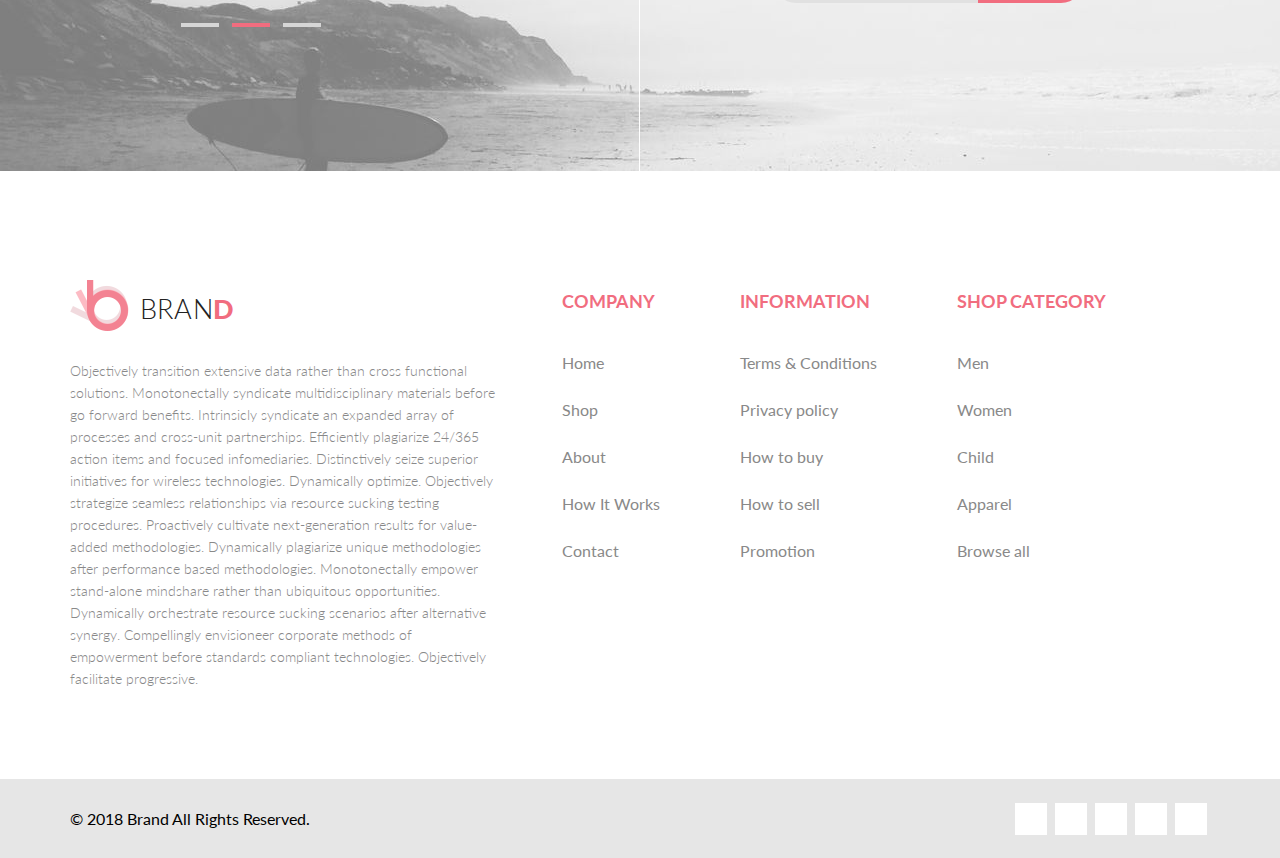
<file: checkout.html>
<!doctype html>
<html lang="en">
<head>
  <meta charset="UTF-8">
  <meta http-equiv="X-UA-Compatible" content="ie=edge">
  <link href="https://fonts.googleapis.com/css?family=Lato:300,400,700,900" rel="stylesheet">
  <link rel="stylesheet" href="https://use.fontawesome.com/releases/v5.3.1/css/all.css"
        integrity="sha384-mzrmE5qonljUremFsqc01SB46JvROS7bZs3IO2EmfFsd15uHvIt+Y8vEf7N7fWAU" crossorigin="anonymous">
  <link rel="stylesheet" href="style.css">
  <title>Checkout</title>
</head>
<body>
<div class="wrapper">
  <div class="wrapper__inner">
    <header class="header">
      <div class="header__border">
        <div class="header__panels-wrap container">
          <div class="header__left-panel">
            <div class="logo">
              <a class="logo__href" href="index.html">
                <img src="img/logo.png" alt="logo" class="logo__img">
                <p class="logo__text">bran<span class="logo__span-text pink">d</span></p>
              </a>
            </div>
            <form class="header__search">
              <div class="header__search-category">
                <span class="header__search-category-text">Browse</span>
                <div id="browse" class="dropdown-menu dropdown-menu_header">
                  <div class="dropdown-menu__wrap">
                    <h3 class="dropdown-menu__heading">women</h3>
                    <ul class="dropdown-menu__body">
                      <li>
                        <a class="dropdown-menu__href" href="products.html">Dresses</a>
                      </li>
                      <li>
                        <a class="dropdown-menu__href" href="products.html">Tops</a>
                      </li>
                      <li>
                        <a class="dropdown-menu__href" href="products.html">Sweaters/Knits</a>
                      </li>
                      <li>
                        <a class="dropdown-menu__href" href="products.html">Jackets/Coats</a>
                      </li>
                      <li>
                        <a class="dropdown-menu__href" href="products.html">Blazers</a>
                      </li>
                      <li>
                        <a class="dropdown-menu__href" href="products.html">Denim</a>
                      </li>
                      <li>
                        <a class="dropdown-menu__href" href="products.html">Leggings/Pants</a>
                      </li>
                      <li>
                        <a class="dropdown-menu__href" href="products.html">Skirts/Shorts</a>
                      </li>
                      <li>
                        <a class="dropdown-menu__href" href="products.html">Accessories
                        </a>
                      </li>
                    </ul>
                  </div>
                  <div class="dropdown-menu__wrap">
                    <h3 class="dropdown-menu__heading">men</h3>
                    <ul class="dropdown-menu__body">
                      <li>
                        <a class="dropdown-menu__href" href="products.html">Tees/Tank tops</a>
                      </li>
                      <li>
                        <a class="dropdown-menu__href" href="products.html">Shirts/Polo's</a>
                      </li>
                      <li>
                        <a class="dropdown-menu__href" href="products.html">Sweaters</a>
                      </li>
                      <li>
                        <a class="dropdown-menu__href" href="products.html">Sweatshirts/Hoodies</a>
                      </li>
                      <li>
                        <a class="dropdown-menu__href" href="products.html">Blazers</a>
                      </li>
                      <li>
                        <a class="dropdown-menu__href" href="products.html">Jackets/Vests</a>
                      </li>
                    </ul>
                  </div>
                </div>
              </div>
              <input class="header__search-input" type="text" name="query" placeholder="Search for item...">
              <button class="header__search-button">
                <i class="fas fa-search"></i>
              </button>
            </form>
          </div>
          <div class="header__right-panel">
            <div class="header__my-cart">
              <div class="header__my-cart-href-wrap">
                <a class="header__my-cart-href" href="shopping-cart.html">
                  <img class="header__my-cart-img" src="img/cart.svg" alt="cart">
                </a>
                <div class="dropdown-menu dropdown-menu_my-cart">
                  <div id="dropdown-cart">
                
                  </div>
                  <a href="checkout.html" class="btn btn_pink btn__product checkout">Checkout</a>
                  <a href="shopping-cart.html" class="btn btn__product go-to-cart">Go to cart</a>
                </div>
              </div>
              <button class="btn btn_pink-inverse">My Account&nbsp;&nbsp;<i class="fas fa-caret-down"></i></button>
            </div>
          </div>
        </div>
      </div>
      <nav class="header__menu-wrap">
        <ul class="header__menu">
          <li class="header__menu-element"><a class="header__menu-href" href="index.html">home</a>
            <div class="dropdown-menu dropdown-menu_left-menu">
              <div class="dropdown-menu__wrap dropdown-menu__wrap_sub-menu">
                <h3 class="dropdown-menu__heading">women</h3>
                <ul class="dropdown-menu__body dropdown-menu__body_sub-menu">
                  <li>
                    <a class="dropdown-menu__href" href="products.html">Dresses</a>
                  </li>
                  <li>
                    <a class="dropdown-menu__href" href="products.html">Tops</a>
                  </li>
                  <li>
                    <a class="dropdown-menu__href" href="products.html">Sweaters/Knits</a>
                  </li>
                  <li>
                    <a class="dropdown-menu__href" href="products.html">Jackets/Coats</a>
                  </li>
                  <li>
                    <a class="dropdown-menu__href" href="products.html">Blazers</a>
                  </li>
                  <li>
                    <a class="dropdown-menu__href" href="products.html">Denim</a>
                  </li>
                  <li>
                    <a class="dropdown-menu__href" href="products.html">Leggings/Pants</a>
                  </li>
                  <li>
                    <a class="dropdown-menu__href" href="products.html">Skirts/Shorts</a>
                  </li>
                  <li>
                    <a class="dropdown-menu__href" href="products.html">Accessories
                    </a>
                  </li>
                </ul>
              </div>
              <div class="dropdown-menu__wrap dropdown-menu__wrap_sub-menu">
                <h3 class="dropdown-menu__heading">women</h3>
                <ul class="dropdown-menu__body dropdown-menu__body_sub-menu">
                  <li>
                    <a class="dropdown-menu__href" href="products.html">Dresses</a>
                  </li>
                  <li>
                    <a class="dropdown-menu__href" href="products.html">Tops</a>
                  </li>
                  <li>
                    <a class="dropdown-menu__href" href="products.html">Sweaters/Knits</a>
                  </li>
                  <li>
                    <a class="dropdown-menu__href" href="products.html">Jackets/Coats</a>
                  </li>
                </ul>
                <h3 class="dropdown-menu__heading">women</h3>
                <ul class="dropdown-menu__body dropdown-menu__body_sub-menu">
                  <li>
                    <a class="dropdown-menu__href" href="products.html">Dresses</a>
                  </li>
                  <li>
                    <a class="dropdown-menu__href" href="products.html">Tops</a>
                  </li>
                  <li>
                    <a class="dropdown-menu__href" href="products.html">Sweaters/Knits</a>
                  </li>
                </ul>
              </div>
              <div class="dropdown-menu__wrap dropdown-menu__wrap_sub-menu">
                <h3 class="dropdown-menu__heading">women</h3>
                <ul class="dropdown-menu__body dropdown-menu__body_sub-menu">
                  <li>
                    <a class="dropdown-menu__href" href="products.html">Dresses</a>
                  </li>
                  <li>
                    <a class="dropdown-menu__href" href="products.html">Tops</a>
                  </li>
                  <li>
                    <a class="dropdown-menu__href" href="products.html">Sweaters/Knits</a>
                  </li>
                  <li>
                    <a class="dropdown-menu__href" href="products.html">Jackets/Coats</a>
                  </li>
                </ul>
                <div class="dropdown-menu__offer">
                  <a href="single-page.html">
                    <img class="dropdown-menu__sale-img" src="img/super-sale.jpg" alt="super sale">
                    <span class="dropdown-menu__offer-text">super<br>sale!</span>
                  </a>
                </div>
              </div>
            </div>
          </li>
          <li class="header__menu-element"><a class="header__menu-href" href="products.html">men</a>
            <div class="dropdown-menu dropdown-menu_left-menu">
              <div class="dropdown-menu__wrap dropdown-menu__wrap_sub-menu">
                <h3 class="dropdown-menu__heading">women</h3>
                <ul class="dropdown-menu__body dropdown-menu__body_sub-menu">
                  <li>
                    <a class="dropdown-menu__href" href="products.html">Dresses</a>
                  </li>
                  <li>
                    <a class="dropdown-menu__href" href="products.html">Tops</a>
                  </li>
                  <li>
                    <a class="dropdown-menu__href" href="products.html">Sweaters/Knits</a>
                  </li>
                  <li>
                    <a class="dropdown-menu__href" href="products.html">Jackets/Coats</a>
                  </li>
                  <li>
                    <a class="dropdown-menu__href" href="products.html">Blazers</a>
                  </li>
                  <li>
                    <a class="dropdown-menu__href" href="products.html">Denim</a>
                  </li>
                  <li>
                    <a class="dropdown-menu__href" href="products.html">Leggings/Pants</a>
                  </li>
                  <li>
                    <a class="dropdown-menu__href" href="products.html">Skirts/Shorts</a>
                  </li>
                  <li>
                    <a class="dropdown-menu__href" href="products.html">Accessories
                    </a>
                  </li>
                </ul>
              </div>
              <div class="dropdown-menu__wrap dropdown-menu__wrap_sub-menu">
                <h3 class="dropdown-menu__heading">women</h3>
                <ul class="dropdown-menu__body dropdown-menu__body_sub-menu">
                  <li>
                    <a class="dropdown-menu__href" href="products.html">Dresses</a>
                  </li>
                  <li>
                    <a class="dropdown-menu__href" href="products.html">Tops</a>
                  </li>
                  <li>
                    <a class="dropdown-menu__href" href="products.html">Sweaters/Knits</a>
                  </li>
                  <li>
                    <a class="dropdown-menu__href" href="products.html">Jackets/Coats</a>
                  </li>
                </ul>
                <h3 class="dropdown-menu__heading">women</h3>
                <ul class="dropdown-menu__body dropdown-menu__body_sub-menu">
                  <li>
                    <a class="dropdown-menu__href" href="products.html">Dresses</a>
                  </li>
                  <li>
                    <a class="dropdown-menu__href" href="products.html">Tops</a>
                  </li>
                  <li>
                    <a class="dropdown-menu__href" href="products.html">Sweaters/Knits</a>
                  </li>
                </ul>
              </div>
              <div class="dropdown-menu__wrap dropdown-menu__wrap_sub-menu">
                <h3 class="dropdown-menu__heading">women</h3>
                <ul class="dropdown-menu__body dropdown-menu__body_sub-menu">
                  <li>
                    <a class="dropdown-menu__href" href="products.html">Dresses</a>
                  </li>
                  <li>
                    <a class="dropdown-menu__href" href="products.html">Tops</a>
                  </li>
                  <li>
                    <a class="dropdown-menu__href" href="products.html">Sweaters/Knits</a>
                  </li>
                  <li>
                    <a class="dropdown-menu__href" href="products.html">Jackets/Coats</a>
                  </li>
                </ul>
                <div class="dropdown-menu__offer">
                  <a href="single-page.html">
                    <img class="dropdown-menu__sale-img" src="img/super-sale.jpg" alt="super sale">
                    <span class="dropdown-menu__offer-text">super<br>sale!</span>
                  </a>
                </div>
              </div>
            </div>
          </li>
          <li class="header__menu-element"><a class="header__menu-href" href="products.html">women</a>
            <div class="dropdown-menu dropdown-menu_left-menu">
              <div class="dropdown-menu__wrap dropdown-menu__wrap_sub-menu">
                <h3 class="dropdown-menu__heading">women</h3>
                <ul class="dropdown-menu__body dropdown-menu__body_sub-menu">
                  <li>
                    <a class="dropdown-menu__href" href="products.html">Dresses</a>
                  </li>
                  <li>
                    <a class="dropdown-menu__href" href="products.html">Tops</a>
                  </li>
                  <li>
                    <a class="dropdown-menu__href" href="products.html">Sweaters/Knits</a>
                  </li>
                  <li>
                    <a class="dropdown-menu__href" href="products.html">Jackets/Coats</a>
                  </li>
                  <li>
                    <a class="dropdown-menu__href" href="products.html">Blazers</a>
                  </li>
                  <li>
                    <a class="dropdown-menu__href" href="products.html">Denim</a>
                  </li>
                  <li>
                    <a class="dropdown-menu__href" href="products.html">Leggings/Pants</a>
                  </li>
                  <li>
                    <a class="dropdown-menu__href" href="products.html">Skirts/Shorts</a>
                  </li>
                  <li>
                    <a class="dropdown-menu__href" href="products.html">Accessories
                    </a>
                  </li>
                </ul>
              </div>
              <div class="dropdown-menu__wrap dropdown-menu__wrap_sub-menu">
                <h3 class="dropdown-menu__heading">women</h3>
                <ul class="dropdown-menu__body dropdown-menu__body_sub-menu">
                  <li>
                    <a class="dropdown-menu__href" href="products.html">Dresses</a>
                  </li>
                  <li>
                    <a class="dropdown-menu__href" href="products.html">Tops</a>
                  </li>
                  <li>
                    <a class="dropdown-menu__href" href="products.html">Sweaters/Knits</a>
                  </li>
                  <li>
                    <a class="dropdown-menu__href" href="products.html">Jackets/Coats</a>
                  </li>
                </ul>
                <h3 class="dropdown-menu__heading">women</h3>
                <ul class="dropdown-menu__body dropdown-menu__body_sub-menu">
                  <li>
                    <a class="dropdown-menu__href" href="products.html">Dresses</a>
                  </li>
                  <li>
                    <a class="dropdown-menu__href" href="products.html">Tops</a>
                  </li>
                  <li>
                    <a class="dropdown-menu__href" href="products.html">Sweaters/Knits</a>
                  </li>
                </ul>
              </div>
              <div class="dropdown-menu__wrap dropdown-menu__wrap_sub-menu">
                <h3 class="dropdown-menu__heading">women</h3>
                <ul class="dropdown-menu__body dropdown-menu__body_sub-menu">
                  <li>
                    <a class="dropdown-menu__href" href="products.html">Dresses</a>
                  </li>
                  <li>
                    <a class="dropdown-menu__href" href="products.html">Tops</a>
                  </li>
                  <li>
                    <a class="dropdown-menu__href" href="products.html">Sweaters/Knits</a>
                  </li>
                  <li>
                    <a class="dropdown-menu__href" href="products.html">Jackets/Coats</a>
                  </li>
                </ul>
                <div class="dropdown-menu__offer">
                  <a href="single-page.html">
                    <img class="dropdown-menu__sale-img" src="img/super-sale.jpg" alt="super sale">
                    <span class="dropdown-menu__offer-text">super<br>sale!</span>
                  </a>
                </div>
              </div>
            </div>
          </li>
          <li class="header__menu-element"><a class="header__menu-href" href="products.html">kids</a>
            <div class="dropdown-menu dropdown-menu_center-menu">
              <div class="dropdown-menu__wrap dropdown-menu__wrap_sub-menu">
                <h3 class="dropdown-menu__heading">women</h3>
                <ul class="dropdown-menu__body dropdown-menu__body_sub-menu">
                  <li>
                    <a class="dropdown-menu__href" href="products.html">Dresses</a>
                  </li>
                  <li>
                    <a class="dropdown-menu__href" href="products.html">Tops</a>
                  </li>
                  <li>
                    <a class="dropdown-menu__href" href="products.html">Sweaters/Knits</a>
                  </li>
                  <li>
                    <a class="dropdown-menu__href" href="products.html">Jackets/Coats</a>
                  </li>
                  <li>
                    <a class="dropdown-menu__href" href="products.html">Blazers</a>
                  </li>
                  <li>
                    <a class="dropdown-menu__href" href="products.html">Denim</a>
                  </li>
                  <li>
                    <a class="dropdown-menu__href" href="products.html">Leggings/Pants</a>
                  </li>
                  <li>
                    <a class="dropdown-menu__href" href="products.html">Skirts/Shorts</a>
                  </li>
                  <li>
                    <a class="dropdown-menu__href" href="products.html">Accessories
                    </a>
                  </li>
                </ul>
              </div>
              <div class="dropdown-menu__wrap dropdown-menu__wrap_sub-menu">
                <h3 class="dropdown-menu__heading">women</h3>
                <ul class="dropdown-menu__body dropdown-menu__body_sub-menu">
                  <li>
                    <a class="dropdown-menu__href" href="products.html">Dresses</a>
                  </li>
                  <li>
                    <a class="dropdown-menu__href" href="products.html">Tops</a>
                  </li>
                  <li>
                    <a class="dropdown-menu__href" href="products.html">Sweaters/Knits</a>
                  </li>
                  <li>
                    <a class="dropdown-menu__href" href="products.html">Jackets/Coats</a>
                  </li>
                </ul>
                <h3 class="dropdown-menu__heading">women</h3>
                <ul class="dropdown-menu__body dropdown-menu__body_sub-menu">
                  <li>
                    <a class="dropdown-menu__href" href="products.html">Dresses</a>
                  </li>
                  <li>
                    <a class="dropdown-menu__href" href="products.html">Tops</a>
                  </li>
                  <li>
                    <a class="dropdown-menu__href" href="products.html">Sweaters/Knits</a>
                  </li>
                </ul>
              </div>
              <div class="dropdown-menu__wrap dropdown-menu__wrap_sub-menu">
                <h3 class="dropdown-menu__heading">women</h3>
                <ul class="dropdown-menu__body dropdown-menu__body_sub-menu">
                  <li>
                    <a class="dropdown-menu__href" href="products.html">Dresses</a>
                  </li>
                  <li>
                    <a class="dropdown-menu__href" href="products.html">Tops</a>
                  </li>
                  <li>
                    <a class="dropdown-menu__href" href="products.html">Sweaters/Knits</a>
                  </li>
                  <li>
                    <a class="dropdown-menu__href" href="products.html">Jackets/Coats</a>
                  </li>
                </ul>
                <div class="dropdown-menu__offer">
                  <a href="single-page.html">
                    <img class="dropdown-menu__sale-img" src="img/super-sale.jpg" alt="super sale">
                    <span class="dropdown-menu__offer-text">super<br>sale!</span>
                  </a>
                </div>
              </div>
            </div>
          </li>
          <li class="header__menu-element"><a class="header__menu-href" href="products.html">accessorise</a>
            <div class="dropdown-menu dropdown-menu_center-menu">
              <div class="dropdown-menu__wrap dropdown-menu__wrap_sub-menu">
                <h3 class="dropdown-menu__heading">women</h3>
                <ul class="dropdown-menu__body dropdown-menu__body_sub-menu">
                  <li>
                    <a class="dropdown-menu__href" href="products.html">Dresses</a>
                  </li>
                  <li>
                    <a class="dropdown-menu__href" href="products.html">Tops</a>
                  </li>
                  <li>
                    <a class="dropdown-menu__href" href="products.html">Sweaters/Knits</a>
                  </li>
                  <li>
                    <a class="dropdown-menu__href" href="products.html">Jackets/Coats</a>
                  </li>
                  <li>
                    <a class="dropdown-menu__href" href="products.html">Blazers</a>
                  </li>
                  <li>
                    <a class="dropdown-menu__href" href="products.html">Denim</a>
                  </li>
                  <li>
                    <a class="dropdown-menu__href" href="products.html">Leggings/Pants</a>
                  </li>
                  <li>
                    <a class="dropdown-menu__href" href="products.html">Skirts/Shorts</a>
                  </li>
                  <li>
                    <a class="dropdown-menu__href" href="products.html">Accessories
                    </a>
                  </li>
                </ul>
              </div>
              <div class="dropdown-menu__wrap dropdown-menu__wrap_sub-menu">
                <h3 class="dropdown-menu__heading">women</h3>
                <ul class="dropdown-menu__body dropdown-menu__body_sub-menu">
                  <li>
                    <a class="dropdown-menu__href" href="products.html">Dresses</a>
                  </li>
                  <li>
                    <a class="dropdown-menu__href" href="products.html">Tops</a>
                  </li>
                  <li>
                    <a class="dropdown-menu__href" href="products.html">Sweaters/Knits</a>
                  </li>
                  <li>
                    <a class="dropdown-menu__href" href="products.html">Jackets/Coats</a>
                  </li>
                </ul>
                <h3 class="dropdown-menu__heading">women</h3>
                <ul class="dropdown-menu__body dropdown-menu__body_sub-menu">
                  <li>
                    <a class="dropdown-menu__href" href="products.html">Dresses</a>
                  </li>
                  <li>
                    <a class="dropdown-menu__href" href="products.html">Tops</a>
                  </li>
                  <li>
                    <a class="dropdown-menu__href" href="products.html">Sweaters/Knits</a>
                  </li>
                </ul>
              </div>
              <div class="dropdown-menu__wrap dropdown-menu__wrap_sub-menu">
                <h3 class="dropdown-menu__heading">women</h3>
                <ul class="dropdown-menu__body dropdown-menu__body_sub-menu">
                  <li>
                    <a class="dropdown-menu__href" href="products.html">Dresses</a>
                  </li>
                  <li>
                    <a class="dropdown-menu__href" href="products.html">Tops</a>
                  </li>
                  <li>
                    <a class="dropdown-menu__href" href="products.html">Sweaters/Knits</a>
                  </li>
                  <li>
                    <a class="dropdown-menu__href" href="products.html">Jackets/Coats</a>
                  </li>
                </ul>
                <div class="dropdown-menu__offer">
                  <a href="single-page.html">
                    <img class="dropdown-menu__sale-img" src="img/super-sale.jpg" alt="super sale">
                    <span class="dropdown-menu__offer-text">super<br>sale!</span>
                  </a>
                </div>
              </div>
            </div>
          </li>
          <li class="header__menu-element"><a class="header__menu-href" href="products.html">featured</a>
            <div class="dropdown-menu dropdown-menu_right-menu">
              <div class="dropdown-menu__wrap dropdown-menu__wrap_sub-menu">
                <h3 class="dropdown-menu__heading">women</h3>
                <ul class="dropdown-menu__body dropdown-menu__body_sub-menu">
                  <li>
                    <a class="dropdown-menu__href" href="products.html">Dresses</a>
                  </li>
                  <li>
                    <a class="dropdown-menu__href" href="products.html">Tops</a>
                  </li>
                  <li>
                    <a class="dropdown-menu__href" href="products.html">Sweaters/Knits</a>
                  </li>
                  <li>
                    <a class="dropdown-menu__href" href="products.html">Jackets/Coats</a>
                  </li>
                  <li>
                    <a class="dropdown-menu__href" href="products.html">Blazers</a>
                  </li>
                  <li>
                    <a class="dropdown-menu__href" href="products.html">Denim</a>
                  </li>
                  <li>
                    <a class="dropdown-menu__href" href="products.html">Leggings/Pants</a>
                  </li>
                  <li>
                    <a class="dropdown-menu__href" href="products.html">Skirts/Shorts</a>
                  </li>
                  <li>
                    <a class="dropdown-menu__href" href="products.html">Accessories
                    </a>
                  </li>
                </ul>
              </div>
              <div class="dropdown-menu__wrap dropdown-menu__wrap_sub-menu">
                <h3 class="dropdown-menu__heading">women</h3>
                <ul class="dropdown-menu__body dropdown-menu__body_sub-menu">
                  <li>
                    <a class="dropdown-menu__href" href="#">Dresses</a>
                  </li>
                  <li>
                    <a class="dropdown-menu__href" href="products.html">Tops</a>
                  </li>
                  <li>
                    <a class="dropdown-menu__href" href="products.html">Sweaters/Knits</a>
                  </li>
                  <li>
                    <a class="dropdown-menu__href" href="products.html">Jackets/Coats</a>
                  </li>
                </ul>
                <h3 class="dropdown-menu__heading">women</h3>
                <ul class="dropdown-menu__body dropdown-menu__body_sub-menu">
                  <li>
                    <a class="dropdown-menu__href" href="products.html">Dresses</a>
                  </li>
                  <li>
                    <a class="dropdown-menu__href" href="products.html">Tops</a>
                  </li>
                  <li>
                    <a class="dropdown-menu__href" href="products.html">Sweaters/Knits</a>
                  </li>
                </ul>
              </div>
              <div class="dropdown-menu__wrap dropdown-menu__wrap_sub-menu">
                <h3 class="dropdown-menu__heading">women</h3>
                <ul class="dropdown-menu__body dropdown-menu__body_sub-menu">
                  <li>
                    <a class="dropdown-menu__href" href="products.html">Dresses</a>
                  </li>
                  <li>
                    <a class="dropdown-menu__href" href="products.html">Tops</a>
                  </li>
                  <li>
                    <a class="dropdown-menu__href" href="products.html">Sweaters/Knits</a>
                  </li>
                  <li>
                    <a class="dropdown-menu__href" href="products.html">Jackets/Coats</a>
                  </li>
                </ul>
                <div class="dropdown-menu__offer">
                  <a href="single-page.html">
                    <img class="dropdown-menu__sale-img" src="img/super-sale.jpg" alt="super sale">
                    <span class="dropdown-menu__offer-text">super<br>sale!</span>
                  </a>
                </div>
              </div>
            </div>
          </li>
          <li class="header__menu-element"><a class="header__menu-href" href="products.html">hot deals</a>
            <div class="dropdown-menu dropdown-menu_right-menu">
              <div class="dropdown-menu__wrap dropdown-menu__wrap_sub-menu">
                <h3 class="dropdown-menu__heading">women</h3>
                <ul class="dropdown-menu__body dropdown-menu__body_sub-menu">
                  <li>
                    <a class="dropdown-menu__href" href="products.html">Dresses</a>
                  </li>
                  <li>
                    <a class="dropdown-menu__href" href="products.html">Tops</a>
                  </li>
                  <li>
                    <a class="dropdown-menu__href" href="products.html">Sweaters/Knits</a>
                  </li>
                  <li>
                    <a class="dropdown-menu__href" href="products.html">Jackets/Coats</a>
                  </li>
                  <li>
                    <a class="dropdown-menu__href" href="products.html">Blazers</a>
                  </li>
                  <li>
                    <a class="dropdown-menu__href" href="products.html">Denim</a>
                  </li>
                  <li>
                    <a class="dropdown-menu__href" href="products.html">Leggings/Pants</a>
                  </li>
                  <li>
                    <a class="dropdown-menu__href" href="products.html">Skirts/Shorts</a>
                  </li>
                  <li>
                    <a class="dropdown-menu__href" href="products.html">Accessories
                    </a>
                  </li>
                </ul>
              </div>
              <div class="dropdown-menu__wrap dropdown-menu__wrap_sub-menu">
                <h3 class="dropdown-menu__heading">women</h3>
                <ul class="dropdown-menu__body dropdown-menu__body_sub-menu">
                  <li>
                    <a class="dropdown-menu__href" href="products.html">Dresses</a>
                  </li>
                  <li>
                    <a class="dropdown-menu__href" href="products.html">Tops</a>
                  </li>
                  <li>
                    <a class="dropdown-menu__href" href="products.html">Sweaters/Knits</a>
                  </li>
                  <li>
                    <a class="dropdown-menu__href" href="products.html">Jackets/Coats</a>
                  </li>
                </ul>
                <h3 class="dropdown-menu__heading">women</h3>
                <ul class="dropdown-menu__body dropdown-menu__body_sub-menu">
                  <li>
                    <a class="dropdown-menu__href" href="products.html">Dresses</a>
                  </li>
                  <li>
                    <a class="dropdown-menu__href" href="products.html">Tops</a>
                  </li>
                  <li>
                    <a class="dropdown-menu__href" href="products.html">Sweaters/Knits</a>
                  </li>
                </ul>
              </div>
              <div class="dropdown-menu__wrap dropdown-menu__wrap_sub-menu">
                <h3 class="dropdown-menu__heading">women</h3>
                <ul class="dropdown-menu__body dropdown-menu__body_sub-menu">
                  <li>
                    <a class="dropdown-menu__href" href="products.html">Dresses</a>
                  </li>
                  <li>
                    <a class="dropdown-menu__href" href="products.html">Tops</a>
                  </li>
                  <li>
                    <a class="dropdown-menu__href" href="products.html">Sweaters/Knits</a>
                  </li>
                  <li>
                    <a class="dropdown-menu__href" href="products.html">Jackets/Coats</a>
                  </li>
                </ul>
                <div class="dropdown-menu__offer">
                  <a href="single-page.html">
                    <img class="dropdown-menu__sale-img" src="img/super-sale.jpg" alt="super sale">
                    <span class="dropdown-menu__offer-text">super<br>sale!</span>
                  </a>
                </div>
              </div>
            </div>
          </li>
        </ul>
      </nav>
    </header>
    <section class="breadcrumbs">
      <div class="container breadcrumbs__content">
        <h2 class="breadcrumbs__heading pink">THE BRAND</h2>
        <nav>
          <a href="index.html">HOME /</a>
          <a href="products.html">MEN /</a>
          <span class="pink">CHECKOUT</span>
        </nav>
      </div>
    </section>
    <main>
      <div class="container">
        <section class="container">
          <div class="ordering">
            <details class="ordering__info-block" open="open">
              <summary class="ordering__info-heading">01. shipping address</summary>
              <div class="ordering__panels-wrap">
                <div class="ordering__left-panel">
                  <div class="ordering__text-block">
                    <h3 class="ordering__heading">Check as a guest or register</h3>
                    <p class="ordering__text">Register with us for future convenience</p>
                    <form  class="radio-form">
                      <div class="radio-form__wrap">
                        <input id="radio-one" class="radio-form__btn" name="radio" type="radio">
                        <label for="radio-one" class="radio-form__label">checkout as guest</label>
                      </div>
                      <div class="ordering__radio-wrap">
                        <input id="radio-two" class="radio-form__btn" name="radio" type="radio" checked>
                        <label for="radio-two" class="radio-form__label">register</label>
                      </div>
                    </form>
                    <div class="ordering__text-block">
                      <h3 class="ordering__heading">register and save time!</h3>
                      <p class="ordering__text">Register with us for future convenience</p>
                    </div>
                    <br>
                    <p class="ordering__text">>Fast and easy checkout</p><br>
                    <p class="ordering__text">>Easy access to your order history and status</p>
                  </div>
                  <br>
                  <input type="submit" value="CONTINUE" class="btn">
                </div>
                <div class="ordering__right-panel">
                  <div class="ordering__text-block">
                    <h3 class="ordering__heading">Already registred?</h3>
                    <p class="ordering__text">Please log in below</p>
                  </div>
                  <form method="get" class="login-form login-form_ordering">
                    <label class="login-form__label">
                      email address
                      <span class="login-form__label_important">*</span>
                      <input type="text" class="login-form__input"></label>
                    <label class="login-form__label">
                      password <span class="login-form__label_important">*</span>
                      <input type="email" class="login-form__input"></label>
                    <span class="login-form__label_important">* Required Fileds</span>
                    <div class="login-form__submit-wrap">
                      <input type="submit" value="LOG IN" class="btn">
                      <a href="#" class="login-form__recovery-password">Forgot password?</a>
                    </div>
                  </form>
                </div>
              </div>
            </details>
            <details class="ordering__info-block">
              <summary class="ordering__info-heading">02. BILLING INFORMATION</summary>
              <div class="ordering__panels-wrap">
                <div class="ordering__left-panel">
                  <div class="ordering__text-block">
                    <h3 class="ordering__heading">Check as a guest or register</h3>
                    <p class="ordering__text">Register with us for future convenience</p>
                    <form  class="radio-form">
                      <div class="radio-form__wrap">
                        <input id="radio-three" class="radio-form__btn" name="radio" type="radio">
                        <label for="radio-three" class="radio-form__label">checkout as guest</label>
                      </div>
                      <div class="ordering__radio-wrap">
                        <input id="radio-four" class="radio-form__btn" name="radio" type="radio" checked>
                        <label for="radio-four" class="radio-form__label">register</label>
                      </div>
                    </form>
                    <div class="ordering__text-block">
                      <h3 class="ordering__heading">register and save time!</h3>
                      <p class="ordering__text">Register with us for future convenience</p>
                    </div>
                    <br>
                    <p class="ordering__text">>Fast and easy checkout</p><br>
                    <p class="ordering__text">>Easy access to your order history and status</p>
                  </div>
                  <br>
                  <input type="submit" value="CONTINUE" class="btn">
                </div>
                <div class="ordering__right-panel">
                  <div class="ordering__text-block">
                    <h3 class="ordering__heading">Already registred?</h3>
                    <p class="ordering__text">Please log in below</p>
                  </div>
                  <form method="get" class="login-form login-form_ordering">
                    <label class="login-form__label">
                      email address
                      <span class="login-form__label_important">*</span>
                      <input type="text" class="login-form__input"></label>
                    <label class="login-form__label">
                      password <span class="login-form__label_important">*</span>
                      <input type="email" class="login-form__input"></label>
                    <span class="login-form__label_important">* Required Fileds</span>
                    <div class="login-form__submit-wrap">
                      <input type="submit" value="LOG IN" class="btn">
                      <a href="#" class="login-form__recovery-password">Forgot password?</a>
                    </div>
                  </form>
                </div>
              </div>
            </details>
            <details class="ordering__info-block">
              <summary class="ordering__info-heading">03. SHIPPING INFORMATION</summary>
              <div class="ordering__panels-wrap">
                <div class="ordering__left-panel">
                  <div class="ordering__text-block">
                    <h3 class="ordering__heading">Check as a guest or register</h3>
                    <p class="ordering__text">Register with us for future convenience</p>
                    <form  class="radio-form">
                      <div class="radio-form__wrap">
                        <input id="radio-five" class="radio-form__btn" name="radio" type="radio">
                        <label for="radio-five" class="radio-form__label">checkout as guest</label>
                      </div>
                      <div class="ordering__radio-wrap">
                        <input id="radio-six" class="radio-form__btn" name="radio" type="radio" checked>
                        <label for="radio-six" class="radio-form__label">register</label>
                      </div>
                    </form>
                    <div class="ordering__text-block">
                      <h3 class="ordering__heading">register and save time!</h3>
                      <p class="ordering__text">Register with us for future convenience</p>
                    </div>
                    <br>
                    <p class="ordering__text">>Fast and easy checkout</p><br>
                    <p class="ordering__text">>Easy access to your order history and status</p>
                  </div>
                  <br>
                  <input type="submit" value="CONTINUE" class="btn">
                </div>
                <div class="ordering__right-panel">
                  <div class="ordering__text-block">
                    <h3 class="ordering__heading">Already registred?</h3>
                    <p class="ordering__text">Please log in below</p>
                  </div>
                  <form method="get" class="login-form login-form_ordering">
                    <label class="login-form__label">
                      email address
                      <span class="login-form__label_important">*</span>
                      <input type="text" class="login-form__input"></label>
                    <label class="login-form__label">
                      password <span class="login-form__label_important">*</span>
                      <input type="email" class="login-form__input"></label>
                    <span class="login-form__label_important">* Required Fileds</span>
                    <div class="login-form__submit-wrap">
                      <input type="submit" value="LOG IN" class="btn">
                      <a href="#" class="login-form__recovery-password">Forgot password?</a>
                    </div>
                  </form>
                </div>
              </div>
            </details>
            <details class="ordering__info-block">
              <summary class="ordering__info-heading">04. SHIPPING METHOD</summary>
              <div class="ordering__panels-wrap">
                <div class="ordering__left-panel">
                  <div class="ordering__text-block">
                    <h3 class="ordering__heading">Check as a guest or register</h3>
                    <p class="ordering__text">Register with us for future convenience</p>
                    <form  class="radio-form">
                      <div class="radio-form__wrap">
                        <input id="radio-seven" class="radio-form__btn" name="radio" type="radio">
                        <label for="radio-seven" class="radio-form__label">checkout as guest</label>
                      </div>
                      <div class="ordering__radio-wrap">
                        <input id="radio-eight" class="radio-form__btn" name="radio" type="radio" checked>
                        <label for="radio-eight" class="radio-form__label">register</label>
                      </div>
                    </form>
                    <div class="ordering__text-block">
                      <h3 class="ordering__heading">register and save time!</h3>
                      <p class="ordering__text">Register with us for future convenience</p>
                    </div>
                    <br>
                    <p class="ordering__text">>Fast and easy checkout</p><br>
                    <p class="ordering__text">>Easy access to your order history and status</p>
                  </div>
                  <br>
                  <input type="submit" value="CONTINUE" class="btn">
                </div>
                <div class="ordering__right-panel">
                  <div class="ordering__text-block">
                    <h3 class="ordering__heading">Already registred?</h3>
                    <p class="ordering__text">Please log in below</p>
                  </div>
                  <form method="get" class="login-form login-form_ordering">
                    <label class="login-form__label">
                      email address
                      <span class="login-form__label_important">*</span>
                      <input type="text" class="login-form__input"></label>
                    <label class="login-form__label">
                      password <span class="login-form__label_important">*</span>
                      <input type="email" class="login-form__input"></label>
                    <span class="login-form__label_important">* Required Fileds</span>
                    <div class="login-form__submit-wrap">
                      <input type="submit" value="LOG IN" class="btn">
                      <a href="#" class="login-form__recovery-password">Forgot password?</a>
                    </div>
                  </form>
                </div>
              </div>
            </details>
            <details class="ordering__info-block">
              <summary class="ordering__info-heading">05. PAYMENT METHOD</summary>
              <div class="ordering__panels-wrap">
                <div class="ordering__left-panel">
                  <div class="ordering__text-block">
                    <h3 class="ordering__heading">Check as a guest or register</h3>
                    <p class="ordering__text">Register with us for future convenience</p>
                    <form  class="radio-form">
                      <div class="radio-form__wrap">
                        <input id="radio-nine" class="radio-form__btn" name="radio" type="radio">
                        <label for="radio-nine" class="radio-form__label">checkout as guest</label>
                      </div>
                      <div class="ordering__radio-wrap">
                        <input id="radio-ten" class="radio-form__btn" name="radio" type="radio" checked>
                        <label for="radio-ten" class="radio-form__label">register</label>
                      </div>
                    </form>
                    <div class="ordering__text-block">
                      <h3 class="ordering__heading">register and save time!</h3>
                      <p class="ordering__text">Register with us for future convenience</p>
                    </div>
                    <br>
                    <p class="ordering__text">>Fast and easy checkout</p><br>
                    <p class="ordering__text">>Easy access to your order history and status</p>
                  </div>
                  <br>
                  <input type="submit" value="CONTINUE" class="btn">
                </div>
                <div class="ordering__right-panel">
                  <div class="ordering__text-block">
                    <h3 class="ordering__heading">Already registred?</h3>
                    <p class="ordering__text">Please log in below</p>
                  </div>
                  <form method="get" class="login-form login-form_ordering">
                    <label class="login-form__label">
                      email address
                      <span class="login-form__label_important">*</span>
                      <input type="text" class="login-form__input"></label>
                    <label class="login-form__label">
                      password <span class="login-form__label_important">*</span>
                      <input type="email" class="login-form__input"></label>
                    <span class="login-form__label_important">* Required Fileds</span>
                    <div class="login-form__submit-wrap">
                      <input type="submit" value="LOG IN" class="btn">
                      <a href="#" class="login-form__recovery-password">Forgot password?</a>
                    </div>
                  </form>
                </div>
              </div>
            </details>
            <details class="ordering__info-block">
              <summary class="ordering__info-heading">06. ORDER REVIEW</summary>
              <div class="ordering__panels-wrap">
                <div class="ordering__left-panel">
                  <div class="ordering__text-block">
                    <h3 class="ordering__heading">Check as a guest or register</h3>
                    <p class="ordering__text">Register with us for future convenience</p>
                    <form  class="radio-form">
                      <div class="radio-form__wrap">
                        <input id="radio-eleven" class="radio-form__btn" name="radio" type="radio">
                        <label for="radio-eleven" class="radio-form__label">checkout as guest</label>
                      </div>
                      <div class="ordering__radio-wrap">
                        <input id="radio-twelve" class="radio-form__btn" name="radio" type="radio" checked>
                        <label for="radio-twelve" class="radio-form__label">register</label>
                      </div>
                    </form>
                    <div class="ordering__text-block">
                      <h3 class="ordering__heading">register and save time!</h3>
                      <p class="ordering__text">Register with us for future convenience</p>
                    </div>
                    <br>
                    <p class="ordering__text">>Fast and easy checkout</p><br>
                    <p class="ordering__text">>Easy access to your order history and status</p>
                  </div>
                  <br>
                  <input type="submit" value="CONTINUE" class="btn">
                </div>
                <div class="ordering__right-panel">
                  <div class="ordering__text-block">
                    <h3 class="ordering__heading">Already registred?</h3>
                    <p class="ordering__text">Please log in below</p>
                  </div>
                  <form method="get" class="login-form login-form_ordering">
                    <label class="login-form__label">
                      email address
                      <span class="login-form__label_important">*</span>
                      <input type="text" class="login-form__input"></label>
                    <label class="login-form__label">
                      password <span class="login-form__label_important">*</span>
                      <input type="email" class="login-form__input"></label>
                    <span class="login-form__label_important">* Required Fileds</span>
                    <div class="login-form__submit-wrap">
                      <input type="submit" value="LOG IN" class="btn">
                      <a href="#" class="login-form__recovery-password">Forgot password?</a>
                    </div>
                  </form>
                </div>
              </div>
            </details>
          </div>
        </section>
      </div>
    </main>
    <section class="subscribe">
      <div class="center container">
        <div class="subscribe__content">
          <div class="subscribe__left-panel">
            <img class="subscribe__quote-img" src="img/subscribe-quote-img.png" alt="greyscale landscape background">
            <div class="subscribe__quote-text">
              <p>“Vestibulum quis porttitor dui! Quisque viverra nunc mi, a pulvinar purus condimentum a. Aliquam
                condimentum mattis neque sed pretium”</p>
              <h5 class="pink">Bin Burhan</h5>
              <h6>Dhaka, Bd</h6>
              <ul class="subscribe__quote-switch-wrap">
                <li class="subscribe__quote-switch"><a href=""></a></li>
                <li class="subscribe__quote-switch subscribe__quote-switch_active"><a href=""></a></li>
                <li class="subscribe__quote-switch"><a href=""></a></li>
              </ul>
            </div>
          </div>
          <div class="subscribe__right-panel">
            <h2>SUBSCRIBE</h2>
            <h3>FOR OUR NEWSLETTER AND PROMOTION</h3>
            <form class="subscribe__form" >
              <input class="subscribe__input" type="email" placeholder="Enter Your Email">
              <input class="subscribe__button" type="submit" value="Subscribe">
            </form>
          </div>
        </div>
      </div>
    </section>
  </div>
  <footer class="footer">
    <div class="container">
      <div class="footer__content">
        <div class="footer__brand-information">
          <div class="logo">
            <a class="logo__href" href="index.html">
              <img src="img/logo.png" alt="logo" class="logo__img">
              <p class="logo__text">bran<span class="logo__span-text pink">d</span></p>
            </a>
          </div>
          <p class="footer__brand-information-text">Objectively transition extensive data rather than cross functional
            solutions. Monotonectally syndicate multidisciplinary materials before go forward benefits. Intrinsicly
            syndicate an expanded array of processes and cross-unit partnerships.
            
            Efficiently plagiarize 24/365 action items and focused infomediaries.
            Distinctively seize superior initiatives for wireless technologies. Dynamically optimize.
            
            Objectively strategize seamless relationships via resource sucking testing procedures. Proactively cultivate
            next-generation results for value-added methodologies. Dynamically plagiarize unique methodologies after
            performance based methodologies. Monotonectally empower stand-alone mindshare rather than ubiquitous
            opportunities. Dynamically orchestrate resource sucking scenarios after alternative synergy.
            
            Compellingly envisioneer corporate methods of empowerment before standards compliant technologies.
            Objectively facilitate progressive.</p>
        </div>
        <div class="footer__right-panel">
          <div class="footer__category">
            <h2 class="footer__category-name pink">COMPANY</h2>
            <ul class="footer__category-menu">
              <li>
                <a href="index.html">Home</a>
              </li>
              <li>
                <a href="#">Shop</a>
              </li>
              <li>
                <a href="#">About</a>
              </li>
              <li>
                <a href="#">How It Works</a>
              </li>
              <li>
                <a href="#">Contact</a>
              </li>
            </ul>
          </div>
          <div class="footer__category">
            <h2 class="footer__category-name pink">INFORMATION</h2>
            <ul class="footer__category-menu">
              <li>
                <a href="#">Terms & Conditions</a>
              </li>
              <li>
                <a href="#">Privacy policy</a>
              </li>
              <li>
                <a href="#">How to buy</a>
              </li>
              <li>
                <a href="#">How to sell</a>
              </li>
              <li>
                <a href="#">Promotion</a>
              </li>
            </ul>
          </div>
          <div class="footer__category">
            <h2 class="footer__category-name pink">SHOP CATEGORY</h2>
            <ul class="footer__category-menu">
              <li>
                <a href="products.html">Men</a>
              </li>
              <li>
                <a href="products.html">Women</a>
              </li>
              <li>
                <a href="products.html">Child</a>
              </li>
              <li>
                <a href="products.html">Apparel</a>
              </li>
              <li>
                <a href="products.html">Browse all</a>
              </li>
            </ul>
          </div>
        </div>
      </div>
    </div>
    <div class="social-block">
      <div class="container">
        <div class="social-block__container">
          <div class="copyright">&copy; 2018 Brand All Rights Reserved.</div>
          <div class="social-block__icons">
            <div class="social-block__button">
              <a href="https://www.facebook.com/">
                <i class="fab fa-facebook-f"></i>
              </a>
            </div>
            <div class="social-block__button">
              <a href="https://twitter.com/">
                <i class="fab fa-twitter"></i>
              </a>
            </div>
            <div class="social-block__button">
              <a href="https://www.linkedin.com/">
                <i class="fab fa-linkedin-in"></i>
              </a>
            </div>
            <div class="social-block__button">
              <a href="https://www.pinterest.ru">
                <i class="fab fa-pinterest-p"></i>
              </a>
            </div>
            <div class="social-block__button">
              <a href="https://plus.google.com/">
                <i class="fab fa-google-plus-g"></i>
              </a>
            </div>
          </div>
        </div>
      </div>
    </div>
  </footer>
</div>
<script src="js/jquery-3.3.1.js"></script>
<script src="js/Product.js"></script>
<script src="js/Cart.js"></script>
<script src="js/main.js"></script>
</body>
</html>
</file>
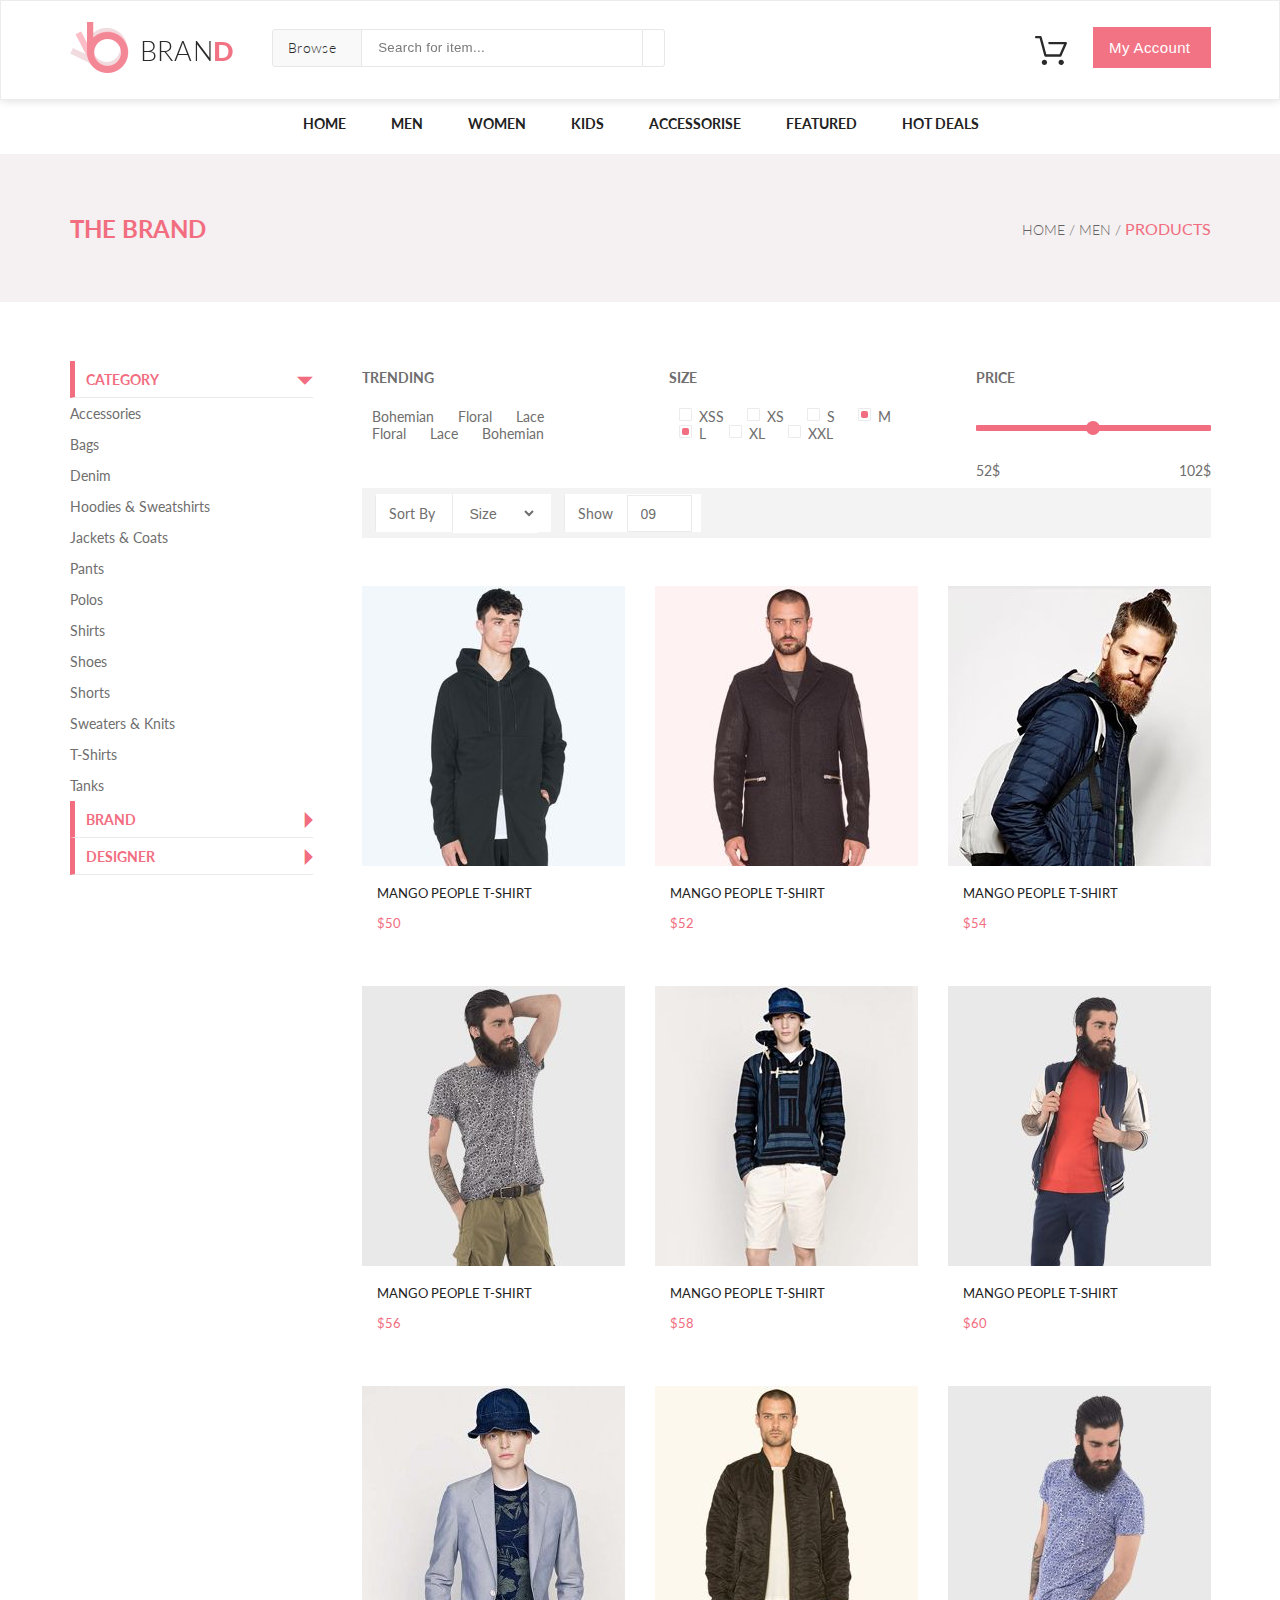
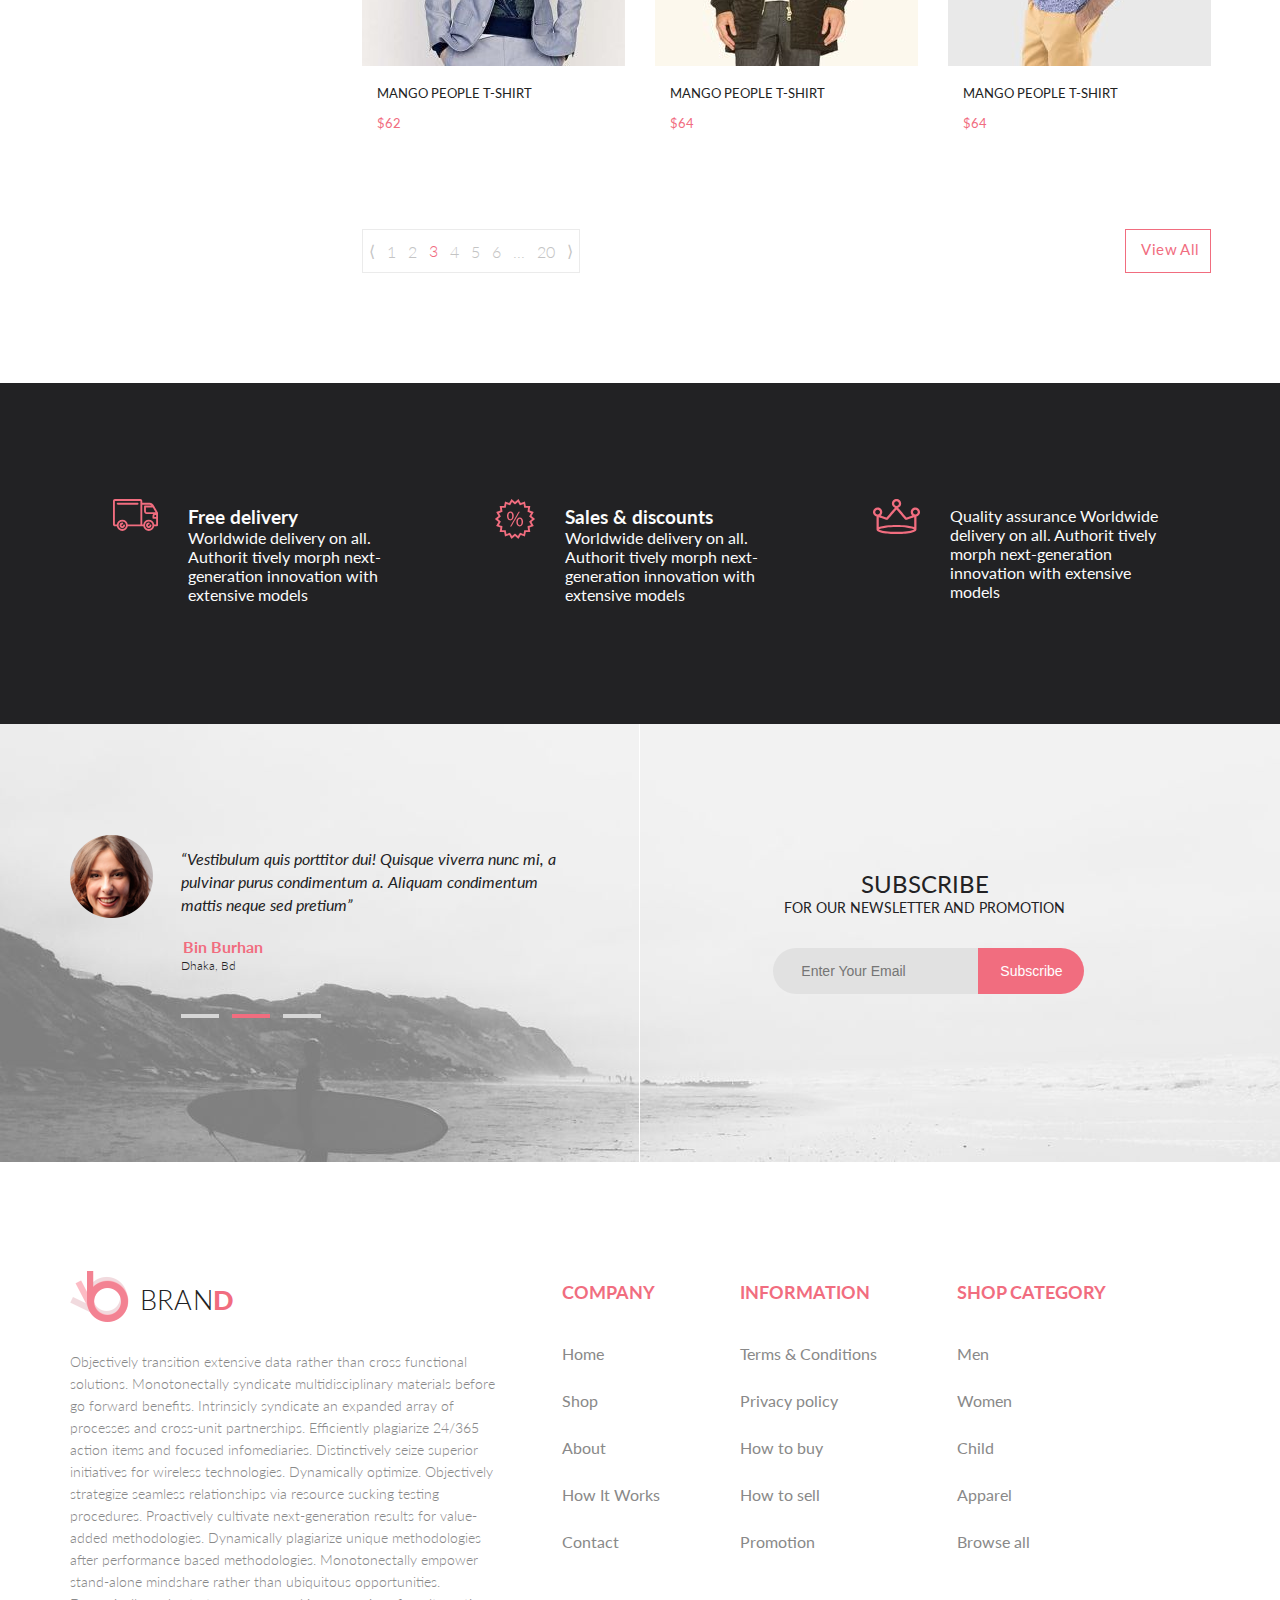
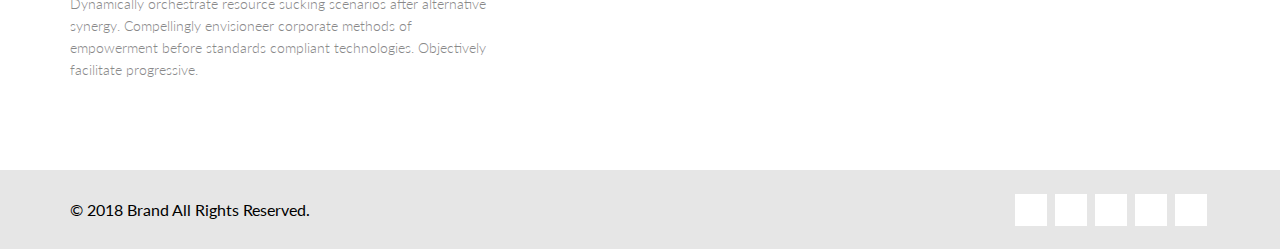
<file: products.html>
<!doctype html>
<html lang="en">
<head>
  <meta charset="UTF-8">
  <meta http-equiv="X-UA-Compatible" content="ie=edge">
  <link href="https://fonts.googleapis.com/css?family=Lato:300,400,700,900" rel="stylesheet">
  <link rel="stylesheet" href="https://use.fontawesome.com/releases/v5.3.1/css/all.css"
        integrity="sha384-mzrmE5qonljUremFsqc01SB46JvROS7bZs3IO2EmfFsd15uHvIt+Y8vEf7N7fWAU" crossorigin="anonymous">
  <link rel="stylesheet" href="style.css">
  <title>Products</title>
</head>
<body>
<div class="wrapper">
  <div class="wrapper__inner">
    <header class="header">
      <div class="header__border">
        <div class="header__panels-wrap container">
          <div class="header__left-panel">
            <div class="logo">
              <a class="logo__href" href="index.html">
                <img src="img/logo.png" alt="logo" class="logo__img">
                <p class="logo__text">bran<span class="logo__span-text pink">d</span></p>
              </a>
            </div>
            <form class="header__search">
              <div class="header__search-category">
                <span class="header__search-category-text">Browse</span>
                <div id="browse" class="dropdown-menu dropdown-menu_header">
                  <div class="dropdown-menu__wrap">
                    <h3 class="dropdown-menu__heading">women</h3>
                    <ul class="dropdown-menu__body">
                      <li>
                        <a class="dropdown-menu__href" href="products.html">Dresses</a>
                      </li>
                      <li>
                        <a class="dropdown-menu__href" href="products.html">Tops</a>
                      </li>
                      <li>
                        <a class="dropdown-menu__href" href="products.html">Sweaters/Knits</a>
                      </li>
                      <li>
                        <a class="dropdown-menu__href" href="products.html">Jackets/Coats</a>
                      </li>
                      <li>
                        <a class="dropdown-menu__href" href="products.html">Blazers</a>
                      </li>
                      <li>
                        <a class="dropdown-menu__href" href="products.html">Denim</a>
                      </li>
                      <li>
                        <a class="dropdown-menu__href" href="products.html">Leggings/Pants</a>
                      </li>
                      <li>
                        <a class="dropdown-menu__href" href="products.html">Skirts/Shorts</a>
                      </li>
                      <li>
                        <a class="dropdown-menu__href" href="products.html">Accessories
                        </a>
                      </li>
                    </ul>
                  </div>
                  <div class="dropdown-menu__wrap">
                    <h3 class="dropdown-menu__heading">men</h3>
                    <ul class="dropdown-menu__body">
                      <li>
                        <a class="dropdown-menu__href" href="products.html">Tees/Tank tops</a>
                      </li>
                      <li>
                        <a class="dropdown-menu__href" href="products.html">Shirts/Polo's</a>
                      </li>
                      <li>
                        <a class="dropdown-menu__href" href="products.html">Sweaters</a>
                      </li>
                      <li>
                        <a class="dropdown-menu__href" href="products.html">Sweatshirts/Hoodies</a>
                      </li>
                      <li>
                        <a class="dropdown-menu__href" href="products.html">Blazers</a>
                      </li>
                      <li>
                        <a class="dropdown-menu__href" href="products.html">Jackets/Vests</a>
                      </li>
                    </ul>
                  </div>
                </div>
              </div>
              <input class="header__search-input" type="text" name="query" placeholder="Search for item...">
              <button class="header__search-button">
                <i class="fas fa-search"></i>
              </button>
            </form>
          </div>
          <div class="header__right-panel">
            <div class="header__my-cart">
              <div class="header__my-cart-href-wrap">
                <a class="header__my-cart-href" href="shopping-cart.html">
                  <img class="header__my-cart-img" src="img/cart.svg" alt="cart">
                </a>
                <div class="dropdown-menu dropdown-menu_my-cart">
                  <div id="dropdown-cart">
                
                  </div>
                  <a href="checkout.html" class="btn btn_pink btn__product checkout">Checkout</a>
                  <a href="shopping-cart.html" class="btn btn__product go-to-cart">Go to cart</a>
                </div>
              </div>
              <button class="btn btn_pink-inverse">My Account&nbsp;&nbsp;<i class="fas fa-caret-down"></i></button>
            </div>
          </div>
        </div>
      </div>
      <nav class="header__menu-wrap">
        <ul class="header__menu">
          <li class="header__menu-element"><a class="header__menu-href" href="index.html">home</a>
            <div class="dropdown-menu dropdown-menu_left-menu">
              <div class="dropdown-menu__wrap dropdown-menu__wrap_sub-menu">
                <h3 class="dropdown-menu__heading">women</h3>
                <ul class="dropdown-menu__body dropdown-menu__body_sub-menu">
                  <li>
                    <a class="dropdown-menu__href" href="products.html">Dresses</a>
                  </li>
                  <li>
                    <a class="dropdown-menu__href" href="products.html">Tops</a>
                  </li>
                  <li>
                    <a class="dropdown-menu__href" href="products.html">Sweaters/Knits</a>
                  </li>
                  <li>
                    <a class="dropdown-menu__href" href="products.html">Jackets/Coats</a>
                  </li>
                  <li>
                    <a class="dropdown-menu__href" href="products.html">Blazers</a>
                  </li>
                  <li>
                    <a class="dropdown-menu__href" href="products.html">Denim</a>
                  </li>
                  <li>
                    <a class="dropdown-menu__href" href="products.html">Leggings/Pants</a>
                  </li>
                  <li>
                    <a class="dropdown-menu__href" href="products.html">Skirts/Shorts</a>
                  </li>
                  <li>
                    <a class="dropdown-menu__href" href="products.html">Accessories
                    </a>
                  </li>
                </ul>
              </div>
              <div class="dropdown-menu__wrap dropdown-menu__wrap_sub-menu">
                <h3 class="dropdown-menu__heading">women</h3>
                <ul class="dropdown-menu__body dropdown-menu__body_sub-menu">
                  <li>
                    <a class="dropdown-menu__href" href="products.html">Dresses</a>
                  </li>
                  <li>
                    <a class="dropdown-menu__href" href="products.html">Tops</a>
                  </li>
                  <li>
                    <a class="dropdown-menu__href" href="products.html">Sweaters/Knits</a>
                  </li>
                  <li>
                    <a class="dropdown-menu__href" href="products.html">Jackets/Coats</a>
                  </li>
                </ul>
                <h3 class="dropdown-menu__heading">women</h3>
                <ul class="dropdown-menu__body dropdown-menu__body_sub-menu">
                  <li>
                    <a class="dropdown-menu__href" href="products.html">Dresses</a>
                  </li>
                  <li>
                    <a class="dropdown-menu__href" href="products.html">Tops</a>
                  </li>
                  <li>
                    <a class="dropdown-menu__href" href="products.html">Sweaters/Knits</a>
                  </li>
                </ul>
              </div>
              <div class="dropdown-menu__wrap dropdown-menu__wrap_sub-menu">
                <h3 class="dropdown-menu__heading">women</h3>
                <ul class="dropdown-menu__body dropdown-menu__body_sub-menu">
                  <li>
                    <a class="dropdown-menu__href" href="products.html">Dresses</a>
                  </li>
                  <li>
                    <a class="dropdown-menu__href" href="products.html">Tops</a>
                  </li>
                  <li>
                    <a class="dropdown-menu__href" href="products.html">Sweaters/Knits</a>
                  </li>
                  <li>
                    <a class="dropdown-menu__href" href="products.html">Jackets/Coats</a>
                  </li>
                </ul>
                <div class="dropdown-menu__offer">
                  <a href="single-page.html">
                    <img class="dropdown-menu__sale-img" src="img/super-sale.jpg" alt="super sale">
                    <span class="dropdown-menu__offer-text">super<br>sale!</span>
                  </a>
                </div>
              </div>
            </div>
          </li>
          <li class="header__menu-element"><a class="header__menu-href" href="products.html">men</a>
            <div class="dropdown-menu dropdown-menu_left-menu">
              <div class="dropdown-menu__wrap dropdown-menu__wrap_sub-menu">
                <h3 class="dropdown-menu__heading">women</h3>
                <ul class="dropdown-menu__body dropdown-menu__body_sub-menu">
                  <li>
                    <a class="dropdown-menu__href" href="products.html">Dresses</a>
                  </li>
                  <li>
                    <a class="dropdown-menu__href" href="products.html">Tops</a>
                  </li>
                  <li>
                    <a class="dropdown-menu__href" href="products.html">Sweaters/Knits</a>
                  </li>
                  <li>
                    <a class="dropdown-menu__href" href="products.html">Jackets/Coats</a>
                  </li>
                  <li>
                    <a class="dropdown-menu__href" href="products.html">Blazers</a>
                  </li>
                  <li>
                    <a class="dropdown-menu__href" href="products.html">Denim</a>
                  </li>
                  <li>
                    <a class="dropdown-menu__href" href="products.html">Leggings/Pants</a>
                  </li>
                  <li>
                    <a class="dropdown-menu__href" href="products.html">Skirts/Shorts</a>
                  </li>
                  <li>
                    <a class="dropdown-menu__href" href="products.html">Accessories
                    </a>
                  </li>
                </ul>
              </div>
              <div class="dropdown-menu__wrap dropdown-menu__wrap_sub-menu">
                <h3 class="dropdown-menu__heading">women</h3>
                <ul class="dropdown-menu__body dropdown-menu__body_sub-menu">
                  <li>
                    <a class="dropdown-menu__href" href="products.html">Dresses</a>
                  </li>
                  <li>
                    <a class="dropdown-menu__href" href="products.html">Tops</a>
                  </li>
                  <li>
                    <a class="dropdown-menu__href" href="products.html">Sweaters/Knits</a>
                  </li>
                  <li>
                    <a class="dropdown-menu__href" href="products.html">Jackets/Coats</a>
                  </li>
                </ul>
                <h3 class="dropdown-menu__heading">women</h3>
                <ul class="dropdown-menu__body dropdown-menu__body_sub-menu">
                  <li>
                    <a class="dropdown-menu__href" href="products.html">Dresses</a>
                  </li>
                  <li>
                    <a class="dropdown-menu__href" href="products.html">Tops</a>
                  </li>
                  <li>
                    <a class="dropdown-menu__href" href="products.html">Sweaters/Knits</a>
                  </li>
                </ul>
              </div>
              <div class="dropdown-menu__wrap dropdown-menu__wrap_sub-menu">
                <h3 class="dropdown-menu__heading">women</h3>
                <ul class="dropdown-menu__body dropdown-menu__body_sub-menu">
                  <li>
                    <a class="dropdown-menu__href" href="products.html">Dresses</a>
                  </li>
                  <li>
                    <a class="dropdown-menu__href" href="products.html">Tops</a>
                  </li>
                  <li>
                    <a class="dropdown-menu__href" href="products.html">Sweaters/Knits</a>
                  </li>
                  <li>
                    <a class="dropdown-menu__href" href="products.html">Jackets/Coats</a>
                  </li>
                </ul>
                <div class="dropdown-menu__offer">
                  <a href="single-page.html">
                    <img class="dropdown-menu__sale-img" src="img/super-sale.jpg" alt="super sale">
                    <span class="dropdown-menu__offer-text">super<br>sale!</span>
                  </a>
                </div>
              </div>
            </div>
          </li>
          <li class="header__menu-element"><a class="header__menu-href" href="products.html">women</a>
            <div class="dropdown-menu dropdown-menu_left-menu">
              <div class="dropdown-menu__wrap dropdown-menu__wrap_sub-menu">
                <h3 class="dropdown-menu__heading">women</h3>
                <ul class="dropdown-menu__body dropdown-menu__body_sub-menu">
                  <li>
                    <a class="dropdown-menu__href" href="products.html">Dresses</a>
                  </li>
                  <li>
                    <a class="dropdown-menu__href" href="products.html">Tops</a>
                  </li>
                  <li>
                    <a class="dropdown-menu__href" href="products.html">Sweaters/Knits</a>
                  </li>
                  <li>
                    <a class="dropdown-menu__href" href="products.html">Jackets/Coats</a>
                  </li>
                  <li>
                    <a class="dropdown-menu__href" href="products.html">Blazers</a>
                  </li>
                  <li>
                    <a class="dropdown-menu__href" href="products.html">Denim</a>
                  </li>
                  <li>
                    <a class="dropdown-menu__href" href="products.html">Leggings/Pants</a>
                  </li>
                  <li>
                    <a class="dropdown-menu__href" href="products.html">Skirts/Shorts</a>
                  </li>
                  <li>
                    <a class="dropdown-menu__href" href="products.html">Accessories
                    </a>
                  </li>
                </ul>
              </div>
              <div class="dropdown-menu__wrap dropdown-menu__wrap_sub-menu">
                <h3 class="dropdown-menu__heading">women</h3>
                <ul class="dropdown-menu__body dropdown-menu__body_sub-menu">
                  <li>
                    <a class="dropdown-menu__href" href="products.html">Dresses</a>
                  </li>
                  <li>
                    <a class="dropdown-menu__href" href="products.html">Tops</a>
                  </li>
                  <li>
                    <a class="dropdown-menu__href" href="products.html">Sweaters/Knits</a>
                  </li>
                  <li>
                    <a class="dropdown-menu__href" href="products.html">Jackets/Coats</a>
                  </li>
                </ul>
                <h3 class="dropdown-menu__heading">women</h3>
                <ul class="dropdown-menu__body dropdown-menu__body_sub-menu">
                  <li>
                    <a class="dropdown-menu__href" href="products.html">Dresses</a>
                  </li>
                  <li>
                    <a class="dropdown-menu__href" href="products.html">Tops</a>
                  </li>
                  <li>
                    <a class="dropdown-menu__href" href="products.html">Sweaters/Knits</a>
                  </li>
                </ul>
              </div>
              <div class="dropdown-menu__wrap dropdown-menu__wrap_sub-menu">
                <h3 class="dropdown-menu__heading">women</h3>
                <ul class="dropdown-menu__body dropdown-menu__body_sub-menu">
                  <li>
                    <a class="dropdown-menu__href" href="products.html">Dresses</a>
                  </li>
                  <li>
                    <a class="dropdown-menu__href" href="products.html">Tops</a>
                  </li>
                  <li>
                    <a class="dropdown-menu__href" href="products.html">Sweaters/Knits</a>
                  </li>
                  <li>
                    <a class="dropdown-menu__href" href="products.html">Jackets/Coats</a>
                  </li>
                </ul>
                <div class="dropdown-menu__offer">
                  <a href="single-page.html">
                    <img class="dropdown-menu__sale-img" src="img/super-sale.jpg" alt="super sale">
                    <span class="dropdown-menu__offer-text">super<br>sale!</span>
                  </a>
                </div>
              </div>
            </div>
          </li>
          <li class="header__menu-element"><a class="header__menu-href" href="products.html">kids</a>
            <div class="dropdown-menu dropdown-menu_center-menu">
              <div class="dropdown-menu__wrap dropdown-menu__wrap_sub-menu">
                <h3 class="dropdown-menu__heading">women</h3>
                <ul class="dropdown-menu__body dropdown-menu__body_sub-menu">
                  <li>
                    <a class="dropdown-menu__href" href="products.html">Dresses</a>
                  </li>
                  <li>
                    <a class="dropdown-menu__href" href="products.html">Tops</a>
                  </li>
                  <li>
                    <a class="dropdown-menu__href" href="products.html">Sweaters/Knits</a>
                  </li>
                  <li>
                    <a class="dropdown-menu__href" href="products.html">Jackets/Coats</a>
                  </li>
                  <li>
                    <a class="dropdown-menu__href" href="products.html">Blazers</a>
                  </li>
                  <li>
                    <a class="dropdown-menu__href" href="products.html">Denim</a>
                  </li>
                  <li>
                    <a class="dropdown-menu__href" href="products.html">Leggings/Pants</a>
                  </li>
                  <li>
                    <a class="dropdown-menu__href" href="products.html">Skirts/Shorts</a>
                  </li>
                  <li>
                    <a class="dropdown-menu__href" href="products.html">Accessories
                    </a>
                  </li>
                </ul>
              </div>
              <div class="dropdown-menu__wrap dropdown-menu__wrap_sub-menu">
                <h3 class="dropdown-menu__heading">women</h3>
                <ul class="dropdown-menu__body dropdown-menu__body_sub-menu">
                  <li>
                    <a class="dropdown-menu__href" href="products.html">Dresses</a>
                  </li>
                  <li>
                    <a class="dropdown-menu__href" href="products.html">Tops</a>
                  </li>
                  <li>
                    <a class="dropdown-menu__href" href="products.html">Sweaters/Knits</a>
                  </li>
                  <li>
                    <a class="dropdown-menu__href" href="products.html">Jackets/Coats</a>
                  </li>
                </ul>
                <h3 class="dropdown-menu__heading">women</h3>
                <ul class="dropdown-menu__body dropdown-menu__body_sub-menu">
                  <li>
                    <a class="dropdown-menu__href" href="products.html">Dresses</a>
                  </li>
                  <li>
                    <a class="dropdown-menu__href" href="products.html">Tops</a>
                  </li>
                  <li>
                    <a class="dropdown-menu__href" href="products.html">Sweaters/Knits</a>
                  </li>
                </ul>
              </div>
              <div class="dropdown-menu__wrap dropdown-menu__wrap_sub-menu">
                <h3 class="dropdown-menu__heading">women</h3>
                <ul class="dropdown-menu__body dropdown-menu__body_sub-menu">
                  <li>
                    <a class="dropdown-menu__href" href="products.html">Dresses</a>
                  </li>
                  <li>
                    <a class="dropdown-menu__href" href="products.html">Tops</a>
                  </li>
                  <li>
                    <a class="dropdown-menu__href" href="products.html">Sweaters/Knits</a>
                  </li>
                  <li>
                    <a class="dropdown-menu__href" href="products.html">Jackets/Coats</a>
                  </li>
                </ul>
                <div class="dropdown-menu__offer">
                  <a href="single-page.html">
                    <img class="dropdown-menu__sale-img" src="img/super-sale.jpg" alt="super sale">
                    <span class="dropdown-menu__offer-text">super<br>sale!</span>
                  </a>
                </div>
              </div>
            </div>
          </li>
          <li class="header__menu-element"><a class="header__menu-href" href="products.html">accessorise</a>
            <div class="dropdown-menu dropdown-menu_center-menu">
              <div class="dropdown-menu__wrap dropdown-menu__wrap_sub-menu">
                <h3 class="dropdown-menu__heading">women</h3>
                <ul class="dropdown-menu__body dropdown-menu__body_sub-menu">
                  <li>
                    <a class="dropdown-menu__href" href="products.html">Dresses</a>
                  </li>
                  <li>
                    <a class="dropdown-menu__href" href="products.html">Tops</a>
                  </li>
                  <li>
                    <a class="dropdown-menu__href" href="products.html">Sweaters/Knits</a>
                  </li>
                  <li>
                    <a class="dropdown-menu__href" href="products.html">Jackets/Coats</a>
                  </li>
                  <li>
                    <a class="dropdown-menu__href" href="products.html">Blazers</a>
                  </li>
                  <li>
                    <a class="dropdown-menu__href" href="products.html">Denim</a>
                  </li>
                  <li>
                    <a class="dropdown-menu__href" href="products.html">Leggings/Pants</a>
                  </li>
                  <li>
                    <a class="dropdown-menu__href" href="products.html">Skirts/Shorts</a>
                  </li>
                  <li>
                    <a class="dropdown-menu__href" href="products.html">Accessories
                    </a>
                  </li>
                </ul>
              </div>
              <div class="dropdown-menu__wrap dropdown-menu__wrap_sub-menu">
                <h3 class="dropdown-menu__heading">women</h3>
                <ul class="dropdown-menu__body dropdown-menu__body_sub-menu">
                  <li>
                    <a class="dropdown-menu__href" href="products.html">Dresses</a>
                  </li>
                  <li>
                    <a class="dropdown-menu__href" href="products.html">Tops</a>
                  </li>
                  <li>
                    <a class="dropdown-menu__href" href="products.html">Sweaters/Knits</a>
                  </li>
                  <li>
                    <a class="dropdown-menu__href" href="products.html">Jackets/Coats</a>
                  </li>
                </ul>
                <h3 class="dropdown-menu__heading">women</h3>
                <ul class="dropdown-menu__body dropdown-menu__body_sub-menu">
                  <li>
                    <a class="dropdown-menu__href" href="products.html">Dresses</a>
                  </li>
                  <li>
                    <a class="dropdown-menu__href" href="products.html">Tops</a>
                  </li>
                  <li>
                    <a class="dropdown-menu__href" href="products.html">Sweaters/Knits</a>
                  </li>
                </ul>
              </div>
              <div class="dropdown-menu__wrap dropdown-menu__wrap_sub-menu">
                <h3 class="dropdown-menu__heading">women</h3>
                <ul class="dropdown-menu__body dropdown-menu__body_sub-menu">
                  <li>
                    <a class="dropdown-menu__href" href="products.html">Dresses</a>
                  </li>
                  <li>
                    <a class="dropdown-menu__href" href="products.html">Tops</a>
                  </li>
                  <li>
                    <a class="dropdown-menu__href" href="products.html">Sweaters/Knits</a>
                  </li>
                  <li>
                    <a class="dropdown-menu__href" href="products.html">Jackets/Coats</a>
                  </li>
                </ul>
                <div class="dropdown-menu__offer">
                  <a href="single-page.html">
                    <img class="dropdown-menu__sale-img" src="img/super-sale.jpg" alt="super sale">
                    <span class="dropdown-menu__offer-text">super<br>sale!</span>
                  </a>
                </div>
              </div>
            </div>
          </li>
          <li class="header__menu-element"><a class="header__menu-href" href="products.html">featured</a>
            <div class="dropdown-menu dropdown-menu_right-menu">
              <div class="dropdown-menu__wrap dropdown-menu__wrap_sub-menu">
                <h3 class="dropdown-menu__heading">women</h3>
                <ul class="dropdown-menu__body dropdown-menu__body_sub-menu">
                  <li>
                    <a class="dropdown-menu__href" href="products.html">Dresses</a>
                  </li>
                  <li>
                    <a class="dropdown-menu__href" href="products.html">Tops</a>
                  </li>
                  <li>
                    <a class="dropdown-menu__href" href="products.html">Sweaters/Knits</a>
                  </li>
                  <li>
                    <a class="dropdown-menu__href" href="products.html">Jackets/Coats</a>
                  </li>
                  <li>
                    <a class="dropdown-menu__href" href="products.html">Blazers</a>
                  </li>
                  <li>
                    <a class="dropdown-menu__href" href="products.html">Denim</a>
                  </li>
                  <li>
                    <a class="dropdown-menu__href" href="products.html">Leggings/Pants</a>
                  </li>
                  <li>
                    <a class="dropdown-menu__href" href="products.html">Skirts/Shorts</a>
                  </li>
                  <li>
                    <a class="dropdown-menu__href" href="products.html">Accessories
                    </a>
                  </li>
                </ul>
              </div>
              <div class="dropdown-menu__wrap dropdown-menu__wrap_sub-menu">
                <h3 class="dropdown-menu__heading">women</h3>
                <ul class="dropdown-menu__body dropdown-menu__body_sub-menu">
                  <li>
                    <a class="dropdown-menu__href" href="#">Dresses</a>
                  </li>
                  <li>
                    <a class="dropdown-menu__href" href="products.html">Tops</a>
                  </li>
                  <li>
                    <a class="dropdown-menu__href" href="products.html">Sweaters/Knits</a>
                  </li>
                  <li>
                    <a class="dropdown-menu__href" href="products.html">Jackets/Coats</a>
                  </li>
                </ul>
                <h3 class="dropdown-menu__heading">women</h3>
                <ul class="dropdown-menu__body dropdown-menu__body_sub-menu">
                  <li>
                    <a class="dropdown-menu__href" href="products.html">Dresses</a>
                  </li>
                  <li>
                    <a class="dropdown-menu__href" href="products.html">Tops</a>
                  </li>
                  <li>
                    <a class="dropdown-menu__href" href="products.html">Sweaters/Knits</a>
                  </li>
                </ul>
              </div>
              <div class="dropdown-menu__wrap dropdown-menu__wrap_sub-menu">
                <h3 class="dropdown-menu__heading">women</h3>
                <ul class="dropdown-menu__body dropdown-menu__body_sub-menu">
                  <li>
                    <a class="dropdown-menu__href" href="products.html">Dresses</a>
                  </li>
                  <li>
                    <a class="dropdown-menu__href" href="products.html">Tops</a>
                  </li>
                  <li>
                    <a class="dropdown-menu__href" href="products.html">Sweaters/Knits</a>
                  </li>
                  <li>
                    <a class="dropdown-menu__href" href="products.html">Jackets/Coats</a>
                  </li>
                </ul>
                <div class="dropdown-menu__offer">
                  <a href="single-page.html">
                    <img class="dropdown-menu__sale-img" src="img/super-sale.jpg" alt="super sale">
                    <span class="dropdown-menu__offer-text">super<br>sale!</span>
                  </a>
                </div>
              </div>
            </div>
          </li>
          <li class="header__menu-element"><a class="header__menu-href" href="products.html">hot deals</a>
            <div class="dropdown-menu dropdown-menu_right-menu">
              <div class="dropdown-menu__wrap dropdown-menu__wrap_sub-menu">
                <h3 class="dropdown-menu__heading">women</h3>
                <ul class="dropdown-menu__body dropdown-menu__body_sub-menu">
                  <li>
                    <a class="dropdown-menu__href" href="products.html">Dresses</a>
                  </li>
                  <li>
                    <a class="dropdown-menu__href" href="products.html">Tops</a>
                  </li>
                  <li>
                    <a class="dropdown-menu__href" href="products.html">Sweaters/Knits</a>
                  </li>
                  <li>
                    <a class="dropdown-menu__href" href="products.html">Jackets/Coats</a>
                  </li>
                  <li>
                    <a class="dropdown-menu__href" href="products.html">Blazers</a>
                  </li>
                  <li>
                    <a class="dropdown-menu__href" href="products.html">Denim</a>
                  </li>
                  <li>
                    <a class="dropdown-menu__href" href="products.html">Leggings/Pants</a>
                  </li>
                  <li>
                    <a class="dropdown-menu__href" href="products.html">Skirts/Shorts</a>
                  </li>
                  <li>
                    <a class="dropdown-menu__href" href="products.html">Accessories
                    </a>
                  </li>
                </ul>
              </div>
              <div class="dropdown-menu__wrap dropdown-menu__wrap_sub-menu">
                <h3 class="dropdown-menu__heading">women</h3>
                <ul class="dropdown-menu__body dropdown-menu__body_sub-menu">
                  <li>
                    <a class="dropdown-menu__href" href="products.html">Dresses</a>
                  </li>
                  <li>
                    <a class="dropdown-menu__href" href="products.html">Tops</a>
                  </li>
                  <li>
                    <a class="dropdown-menu__href" href="products.html">Sweaters/Knits</a>
                  </li>
                  <li>
                    <a class="dropdown-menu__href" href="products.html">Jackets/Coats</a>
                  </li>
                </ul>
                <h3 class="dropdown-menu__heading">women</h3>
                <ul class="dropdown-menu__body dropdown-menu__body_sub-menu">
                  <li>
                    <a class="dropdown-menu__href" href="products.html">Dresses</a>
                  </li>
                  <li>
                    <a class="dropdown-menu__href" href="products.html">Tops</a>
                  </li>
                  <li>
                    <a class="dropdown-menu__href" href="products.html">Sweaters/Knits</a>
                  </li>
                </ul>
              </div>
              <div class="dropdown-menu__wrap dropdown-menu__wrap_sub-menu">
                <h3 class="dropdown-menu__heading">women</h3>
                <ul class="dropdown-menu__body dropdown-menu__body_sub-menu">
                  <li>
                    <a class="dropdown-menu__href" href="products.html">Dresses</a>
                  </li>
                  <li>
                    <a class="dropdown-menu__href" href="products.html">Tops</a>
                  </li>
                  <li>
                    <a class="dropdown-menu__href" href="products.html">Sweaters/Knits</a>
                  </li>
                  <li>
                    <a class="dropdown-menu__href" href="products.html">Jackets/Coats</a>
                  </li>
                </ul>
                <div class="dropdown-menu__offer">
                  <a href="single-page.html">
                    <img class="dropdown-menu__sale-img" src="img/super-sale.jpg" alt="super sale">
                    <span class="dropdown-menu__offer-text">super<br>sale!</span>
                  </a>
                </div>
              </div>
            </div>
          </li>
        </ul>
      </nav>
    </header>
    <section class="breadcrumbs">
      <div class="container breadcrumbs__content">
        <h2 class="breadcrumbs__heading pink">THE BRAND</h2>
        <nav>
          <a href="index.html">HOME /</a>
          <a href="products.html">MEN /</a>
          <span class="pink">PRODUCTS</span>
        </nav>
      </div>
    </section>
    <main>
      <div class="product-main-block">
        <div class="container">
          <div class="product-main-block__product-wrap">
            <nav class="menu-sidebar">
              <details open class="menu-sidebar__partion">
                <summary class="menu-sidebar__partion-summary">CATEGORY</summary>
                <a href="products.html">Accessories</a>
                <a href="products.html">Bags</a>
                <a href="products.html">Denim</a>
                <a href="products.html">Hoodies & Sweatshirts</a>
                <a href="products.html">Jackets & Coats</a>
                <a href="products.html">Pants</a>
                <a href="products.html">Polos</a>
                <a href="products.html">Shirts</a>
                <a href="products.html">Shoes</a>
                <a href="products.html">Shorts</a>
                <a href="products.html">Sweaters & Knits</a>
                <a href="products.html">T-Shirts</a>
                <a href="products.html">Tanks</a>
              </details>
              <details class="menu-sidebar__partion">
                <summary class="menu-sidebar__partion-summary">BRAND</summary>
                <a href="products.html">Accessories</a>
                <a href="products.html">Bags</a>
                <a href="products.html">Denim</a>
                <a href="products.html">Hoodies & Sweatshirts</a>
                <a href="products.html">Jackets & Coats</a>
                <a href="products.html">Pants</a>
                <a href="products.html">Polos</a>
                <a href="products.html">Shirts</a>
                <a href="products.html">Shoes</a>
                <a href="products.html">Shorts</a>
                <a href="products.html">Sweaters & Knits</a>
                <a href="products.html">T-Shirts</a>
                <a href="products.html">Tanks</a>
              </details>
              <details class="menu-sidebar__partion">
                <summary class="menu-sidebar__partion-summary">DESIGNER</summary>
                <a href="products.html">Accessories</a>
                <a href="products.html">Bags</a>
                <a href="products.html">Denim</a>
                <a href="products.html">Hoodies & Sweatshirts</a>
                <a href="products.html">Jackets & Coats</a>
                <a href="products.html">Pants</a>
                <a href="products.html">Polos</a>
                <a href="products.html">Shirts</a>
                <a href="products.html">Shoes</a>
                <a href="products.html">Shorts</a>
                <a href="products.html">Sweaters & Knits</a>
                <a href="products.html">T-Shirts</a>
                <a href="products.html">Tanks</a>
              </details>
            </nav>
            <div class="products">
              <form class="top-filter">
                <div class="top-filter__trend-block">
                  <h3 class="top-filter__header">TRENDING</h3>
                  <div class="input-filter-block">
                    <input name="trending-filter" type="radio" id="bohemian" value="bohemian">
                    <label for="bohemian">Bohemian</label>
                    <input name="trending-filter" type="radio" id="floral" value="floral">
                    <label for="floral">Floral</label>
                    <input name="trending-filter" type="radio" id="lace" value="lace">
                    <label for="lace">Lace</label>
                    <input name="trending-filter" type="radio" id="floral-1" value="floral-1">
                    <label for="floral-1">Floral</label>
                    <input name="trending-filter" type="radio" id="lace-1" value="lace-1">
                    <label for="lace-1">Lace</label>
                    <input name="trending-filter" type="radio" id="bohemian-1" value="bohemian-1">
                    <label for="bohemian-1">Bohemian</label>
                  </div>
                </div>
                <div class="top-filter__size-block">
                  <h3 class="top-filter__header">SIZE</h3>
                  <div class="top-filter__input-block">
                    <label>
                      <input class="top-filter__checkbox" type="checkbox" name="checkbox-test">
                      <span class="top-filter__checkbox-custom"></span>&nbsp;
                      <span class="top-filter__label">XSS</span>
                    </label>
                    <label>
                      <input class="top-filter__checkbox" type="checkbox" name="checkbox-test">
                      <span class="top-filter__checkbox-custom"></span>&nbsp;
                      <span class="top-filter__label">XS</span>
                    </label>
                    <label>
                      <input class="top-filter__checkbox" type="checkbox" name="checkbox-test">
                      <span class="top-filter__checkbox-custom"></span>&nbsp;
                      <span class="top-filter__label">S</span>
                    </label>
                    <label>
                      <input class="top-filter__checkbox" checked="checked" type="checkbox" name="checkbox-test">
                      <span class="top-filter__checkbox-custom"></span>&nbsp;
                      <span class="top-filter__label">M</span>
                    </label>
                    <label>
                      <input class="top-filter__checkbox" checked="checked" type="checkbox" name="checkbox-test">
                      <span class="top-filter__checkbox-custom"></span>&nbsp;
                      <span class="top-filter__label">L</span>
                    </label>
                    <label>
                      <input class="top-filter__checkbox" type="checkbox" name="checkbox-test">
                      <span class="top-filter__checkbox-custom"></span>&nbsp;
                      <span class="top-filter__label">XL</span>
                    </label>
                    <label>
                      <input class="top-filter__checkbox" type="checkbox" name="checkbox-test">
                      <span class="top-filter__checkbox-custom"></span>&nbsp;
                      <span class="top-filter__label">XXL</span>
                    </label>
                  </div>
                </div>
                <div class="top-filter__price-block">
                  <h3 class="top-filter__header">PRICE</h3>
                  <div class="top-filter__input-block">
                    <input class="top-filter__price" type="range" name="price" id="price">
                  </div>
                  <div class="top-filter__price-range">
                    <p class="top-filter__price">52&dollar;</p>
                    <p class="top-filter__price">102&dollar;</p>
                  </div>
                </div>
              </form>
              <div class="sorting-block">
                <form class="sort-manage-block" method="GET">
                  <label class="sorting">
                    Sort By
                    <select name="sort">
                      <option value="size">Size</option>
                      <option value="trend">Trend</option>
                      <option value="price">Price</option>
                    </select>
                  </label>
                  <label class="amount">
                    Show
                    <input type="number" step="3" min="03" max="21" value="09">
                  </label>
                </form>
              </div>
              <div id="products__product-items" class="products__items">

              </div>
              <nav class="products__product-navigation">
                <div class="pagination">
                  <ul class="pagination__menu">
                    <li class="pagination__menu-element">
                      <a class="pagination__href" href="#">&lang;</a>
                    </li>
                    <li class="pagination__menu-element">
                      <a class="pagination__href" href="#">1</a>
                    </li>
                    <li class="pagination__menu-element">
                      <a class="pagination__href" href="#">2</a>
                    </li>
                    <li class="pagination__menu-element">
                      <p class="pagination__href pagination__href_active">3</p>
                    </li>
                    <li class="pagination__menu-element">
                      <a class="pagination__href" href="#">4</a>
                    </li>
                    <li class="pagination__menu-element">
                      <a class="pagination__href" href="#">5</a>
                    </li>
                    <li class="pagination__menu-element">
                      <a class="pagination__href" href="#">6</a>
                    </li>
                    <li class="pagination__menu-element">
                      <a class="pagination__href" href="#">...</a>
                    </li>
                    <li class="pagination__menu-element">
                      <a class="pagination__href" href="#">20</a>
                    </li>
                    <li class="pagination__menu-element">
                      <a class="pagination__href" href="#">&rang;</a>
                    </li>
                  </ul>
                </div>
                <div class="btn btn_pink">View All</div>
              </nav>
            </div>
          </div>
        </div>
      </div>
      <section class="feature__product">
        <div class="container">
          <div class="feature__product-content">
            <div class="feature__product-item"><img src="img/feature-icon-1.svg" alt="delivery">
              <div class="feature__product-item-info">
                <h3>Free delivery</h3>
                <p>Worldwide delivery on all. Authorit tively morph next-generation innovation with extensive
                  models</p>
              </div>
            </div>
            <div class="feature__product-item"><img src="img/feature-icon-2.svg" alt="discount">
              <div class="feature__product-item-info">
                <h3>Sales & discounts</h3>
                <p>Worldwide delivery on all. Authorit tively morph next-generation innovation with extensive
                  models</p>
              </div>
            </div>
            <div class="feature__product-item">
              <img src="img/feature-icon-3.svg" alt="quality">
              <p class="feature__product-item-info">
                <span class="feature__product-item-header">Quality assurance</span>
                <span class="feature__product-item-text">Worldwide delivery on all. Authorit tively morph next-generation innovation with extensive
                  models</span>
              </p>
            </div>
      
          </div>
        </div>
      </section>
    </main>
    <section class="subscribe">
      <div class="center container">
        <div class="subscribe__content">
          <div class="subscribe__left-panel">
            <img class="subscribe__quote-img" src="img/subscribe-quote-img.png" alt="greyscale landscape background">
            <div class="subscribe__quote-text">
              <p>“Vestibulum quis porttitor dui! Quisque viverra nunc mi, a pulvinar purus condimentum a. Aliquam
                condimentum mattis neque sed pretium”</p>
              <h5 class="pink">Bin Burhan</h5>
              <h6>Dhaka, Bd</h6>
              <ul class="subscribe__quote-switch-wrap">
                <li class="subscribe__quote-switch"><a href=""></a></li>
                <li class="subscribe__quote-switch subscribe__quote-switch_active"><a href=""></a></li>
                <li class="subscribe__quote-switch"><a href=""></a></li>
              </ul>
            </div>
          </div>
          <div class="subscribe__right-panel">
            <h2>SUBSCRIBE</h2>
            <h3>FOR OUR NEWSLETTER AND PROMOTION</h3>
            <form class="subscribe__form">
              <input class="subscribe__input" type="email" placeholder="Enter Your Email">
              <input class="subscribe__button" type="submit" value="Subscribe">
            </form>
          </div>
        </div>
      </div>
    </section>
  </div>
  <footer class="footer">
    <div class="container">
      <div class="footer__content">
        <div class="footer__brand-information">
          <div class="logo">
            <a class="logo__href" href="index.html">
              <img src="img/logo.png" alt="logo" class="logo__img">
              <p class="logo__text">bran<span class="logo__span-text pink">d</span></p>
            </a>
          </div>
          <p class="footer__brand-information-text">Objectively transition extensive data rather than cross functional
            solutions. Monotonectally syndicate multidisciplinary materials before go forward benefits. Intrinsicly
            syndicate an expanded array of processes and cross-unit partnerships.
            
            Efficiently plagiarize 24/365 action items and focused infomediaries.
            Distinctively seize superior initiatives for wireless technologies. Dynamically optimize.
            
            Objectively strategize seamless relationships via resource sucking testing procedures. Proactively cultivate
            next-generation results for value-added methodologies. Dynamically plagiarize unique methodologies after
            performance based methodologies. Monotonectally empower stand-alone mindshare rather than ubiquitous
            opportunities. Dynamically orchestrate resource sucking scenarios after alternative synergy.
            
            Compellingly envisioneer corporate methods of empowerment before standards compliant technologies.
            Objectively facilitate progressive.</p>
        </div>
        <div class="footer__right-panel">
          <div class="footer__category">
            <h2 class="footer__category-name pink">COMPANY</h2>
            <ul class="footer__category-menu">
              <li>
                <a href="index.html">Home</a>
              </li>
              <li>
                <a href="#">Shop</a>
              </li>
              <li>
                <a href="#">About</a>
              </li>
              <li>
                <a href="#">How It Works</a>
              </li>
              <li>
                <a href="#">Contact</a>
              </li>
            </ul>
          </div>
          <div class="footer__category">
            <h2 class="footer__category-name pink">INFORMATION</h2>
            <ul class="footer__category-menu">
              <li>
                <a href="#">Terms & Conditions</a>
              </li>
              <li>
                <a href="#">Privacy policy</a>
              </li>
              <li>
                <a href="#">How to buy</a>
              </li>
              <li>
                <a href="#">How to sell</a>
              </li>
              <li>
                <a href="#">Promotion</a>
              </li>
            </ul>
          </div>
          <div class="footer__category">
            <h2 class="footer__category-name pink">SHOP CATEGORY</h2>
            <ul class="footer__category-menu">
              <li>
                <a href="products.html">Men</a>
              </li>
              <li>
                <a href="products.html">Women</a>
              </li>
              <li>
                <a href="products.html">Child</a>
              </li>
              <li>
                <a href="products.html">Apparel</a>
              </li>
              <li>
                <a href="products.html">Browse all</a>
              </li>
            </ul>
          </div>
        </div>
      </div>
    </div>
    <div class="social-block">
      <div class="container">
        <div class="social-block__container">
          <div class="copyright">&copy; 2018 Brand All Rights Reserved.</div>
          <div class="social-block__icons">
            <div class="social-block__button">
              <a href="https://www.facebook.com/">
                <i class="fab fa-facebook-f"></i>
              </a>
            </div>
            <div class="social-block__button">
              <a href="https://twitter.com/">
                <i class="fab fa-twitter"></i>
              </a>
            </div>
            <div class="social-block__button">
              <a href="https://www.linkedin.com/">
                <i class="fab fa-linkedin-in"></i>
              </a>
            </div>
            <div class="social-block__button">
              <a href="https://www.pinterest.ru">
                <i class="fab fa-pinterest-p"></i>
              </a>
            </div>
            <div class="social-block__button">
              <a href="https://plus.google.com/">
                <i class="fab fa-google-plus-g"></i>
              </a>
            </div>
          </div>
        </div>
      </div>
    </div>
  </footer>
</div>
<script src="js/jquery-3.3.1.js"></script>
<script src="js/Product.js"></script>
<script src="js/Cart.js"></script>
<script src="js/products.js"></script>
<script src="js/main.js"></script>
</body>
</html>
</file>
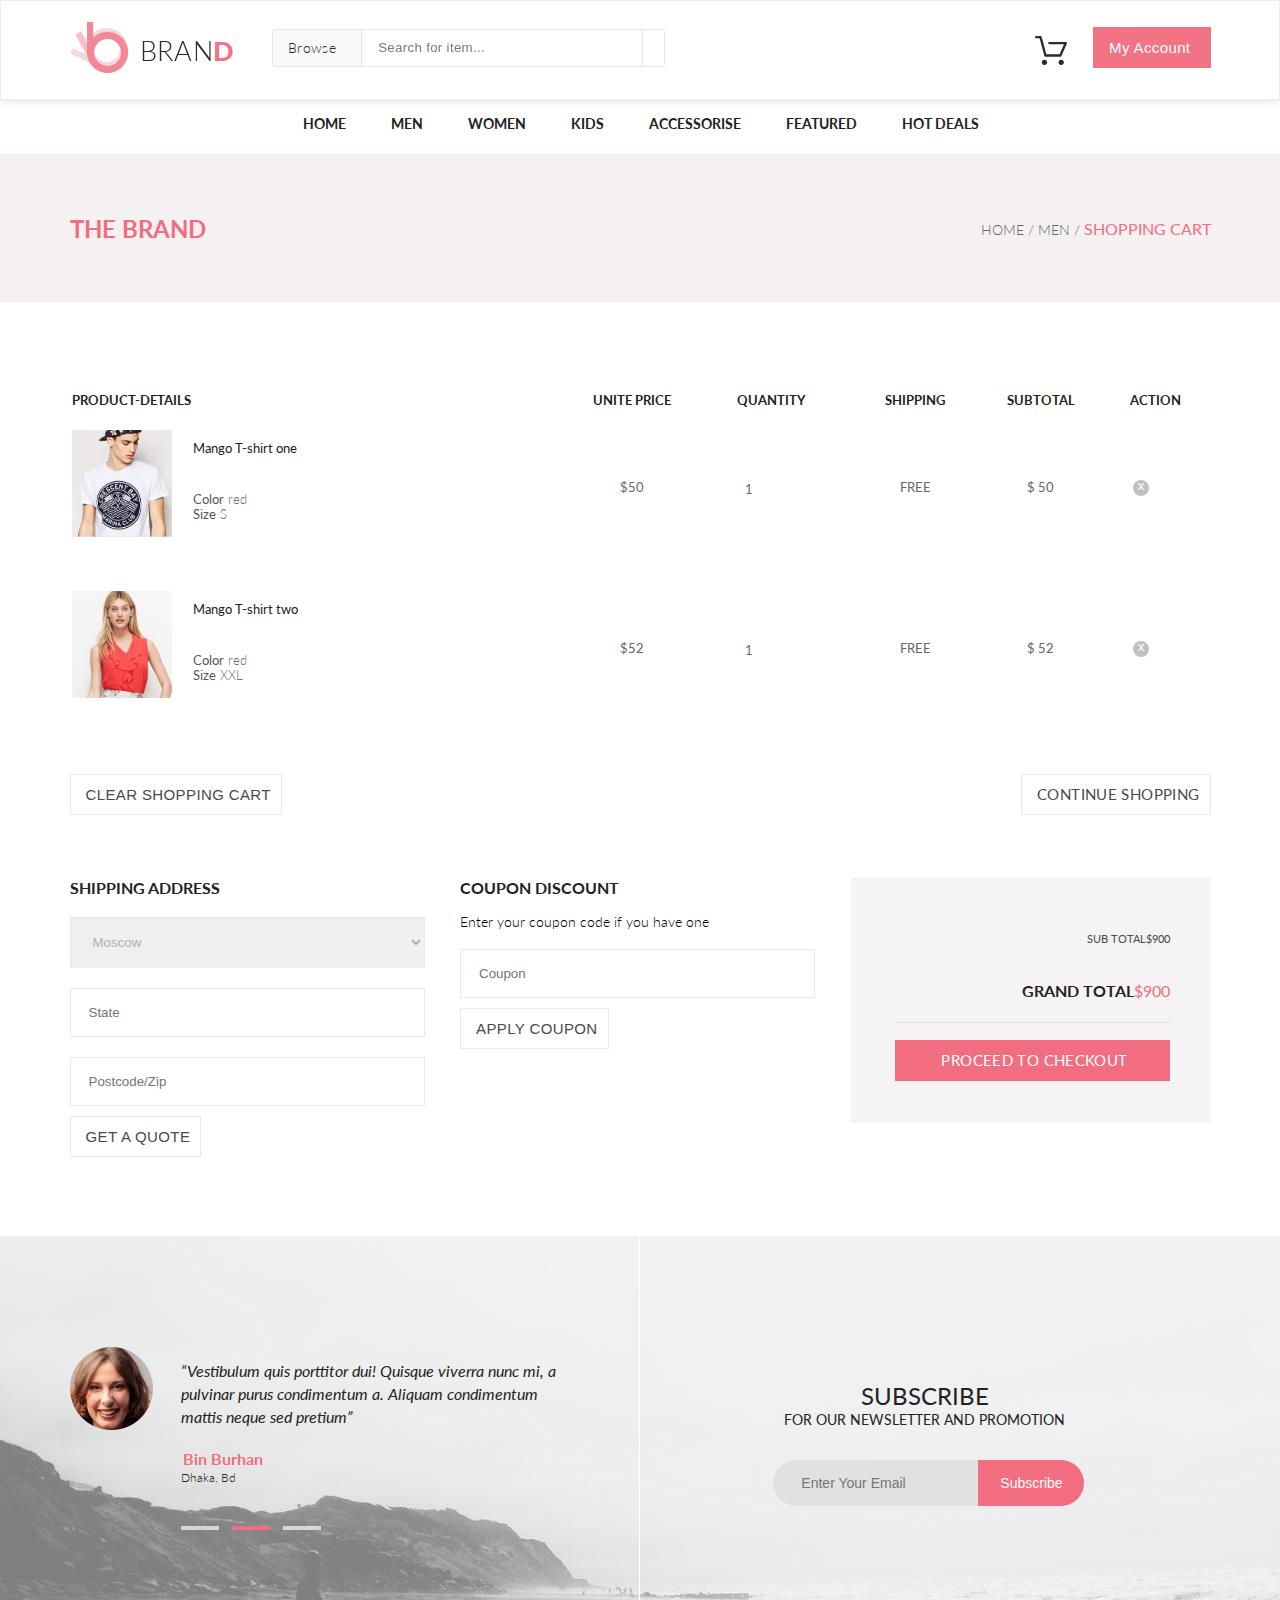
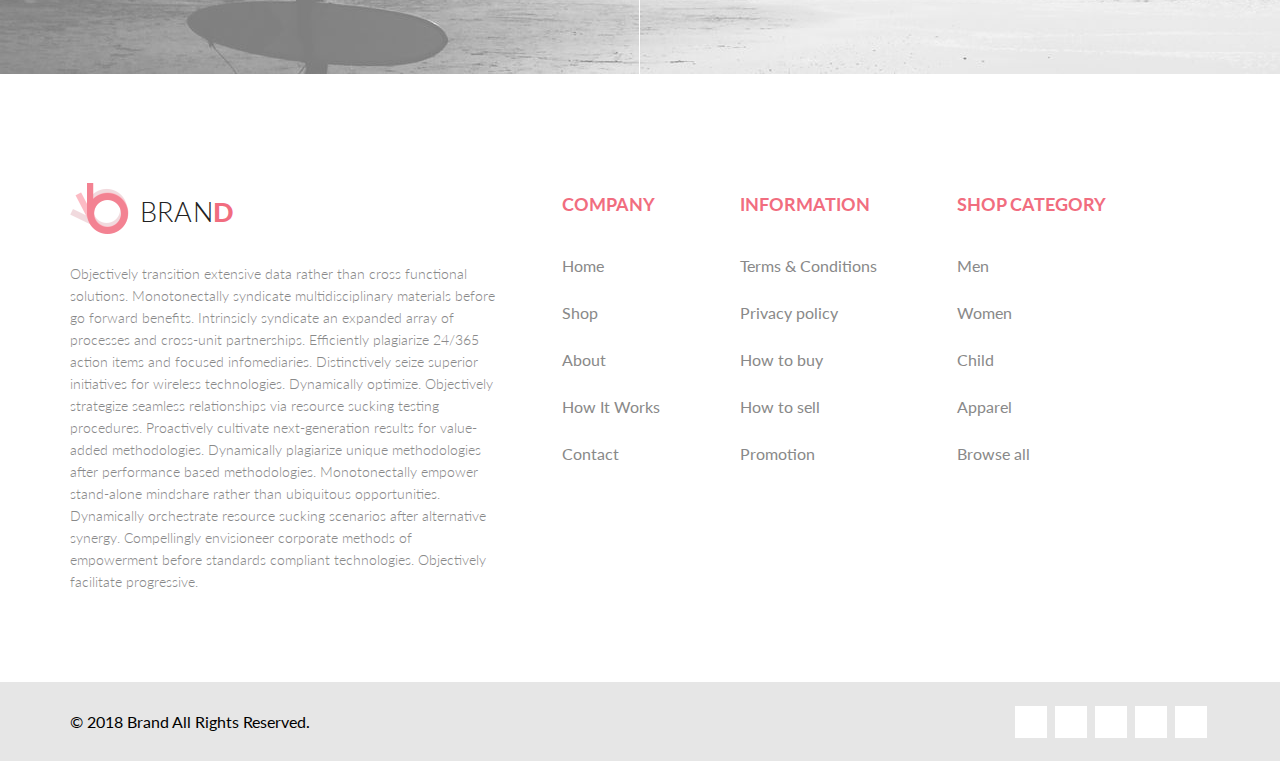
<file: shopping-cart.html>
<!doctype html>
<html lang="en">
<head>
  <meta charset="UTF-8">
  <meta http-equiv="X-UA-Compatible" content="ie=edge">
  <link href="https://fonts.googleapis.com/css?family=Lato:300,400,700,900" rel="stylesheet">
  <link rel="stylesheet" href="https://use.fontawesome.com/releases/v5.3.1/css/all.css"
        integrity="sha384-mzrmE5qonljUremFsqc01SB46JvROS7bZs3IO2EmfFsd15uHvIt+Y8vEf7N7fWAU" crossorigin="anonymous">
  <link rel="stylesheet" href="style.css">
  <title>Shopping cart</title>
</head>
<body>
<div class="wrapper">
  <div class="wrapper__inner">
    <header class="header">
      <div class="header__border">
        <div class="header__panels-wrap container">
          <div class="header__left-panel">
            <div class="logo">
              <a class="logo__href" href="index.html">
                <img src="img/logo.png" alt="logo" class="logo__img">
                <p class="logo__text">bran<span class="logo__span-text pink">d</span></p>
              </a>
            </div>
            <form class="header__search">
              <div class="header__search-category">
                <span class="header__search-category-text">Browse</span>
                <div id="browse" class="dropdown-menu dropdown-menu_header">
                  <div class="dropdown-menu__wrap">
                    <h3 class="dropdown-menu__heading">women</h3>
                    <ul class="dropdown-menu__body">
                      <li>
                        <a class="dropdown-menu__href" href="products.html">Dresses</a>
                      </li>
                      <li>
                        <a class="dropdown-menu__href" href="products.html">Tops</a>
                      </li>
                      <li>
                        <a class="dropdown-menu__href" href="products.html">Sweaters/Knits</a>
                      </li>
                      <li>
                        <a class="dropdown-menu__href" href="products.html">Jackets/Coats</a>
                      </li>
                      <li>
                        <a class="dropdown-menu__href" href="products.html">Blazers</a>
                      </li>
                      <li>
                        <a class="dropdown-menu__href" href="products.html">Denim</a>
                      </li>
                      <li>
                        <a class="dropdown-menu__href" href="products.html">Leggings/Pants</a>
                      </li>
                      <li>
                        <a class="dropdown-menu__href" href="products.html">Skirts/Shorts</a>
                      </li>
                      <li>
                        <a class="dropdown-menu__href" href="products.html">Accessories
                        </a>
                      </li>
                    </ul>
                  </div>
                  <div class="dropdown-menu__wrap">
                    <h3 class="dropdown-menu__heading">men</h3>
                    <ul class="dropdown-menu__body">
                      <li>
                        <a class="dropdown-menu__href" href="products.html">Tees/Tank tops</a>
                      </li>
                      <li>
                        <a class="dropdown-menu__href" href="products.html">Shirts/Polo's</a>
                      </li>
                      <li>
                        <a class="dropdown-menu__href" href="products.html">Sweaters</a>
                      </li>
                      <li>
                        <a class="dropdown-menu__href" href="products.html">Sweatshirts/Hoodies</a>
                      </li>
                      <li>
                        <a class="dropdown-menu__href" href="products.html">Blazers</a>
                      </li>
                      <li>
                        <a class="dropdown-menu__href" href="products.html">Jackets/Vests</a>
                      </li>
                    </ul>
                  </div>
                </div>
              </div>
              <input class="header__search-input" type="text" name="query" placeholder="Search for item...">
              <button class="header__search-button">
                <i class="fas fa-search"></i>
              </button>
            </form>
          </div>
          <div class="header__right-panel">
            <div class="header__my-cart">
              <div class="header__my-cart-href-wrap">
                <a class="header__my-cart-href" href="shopping-cart.html">
                  <img class="header__my-cart-img" src="img/cart.svg" alt="cart">
                </a>
                <div class="dropdown-menu dropdown-menu_my-cart">
                  <div id="dropdown-cart">
                  </div>
                  <a href="checkout.html" class="btn btn_pink btn__product checkout">Checkout</a>
                  <a href="shopping-cart.html" class="btn btn__product go-to-cart">Go to cart</a>
                </div>
              </div>
              <button class="btn btn_pink-inverse">My Account&nbsp;&nbsp;<i class="fas fa-caret-down"></i></button>
            </div>
          </div>
        </div>
      </div>
      <nav class="header__menu-wrap">
        <ul class="header__menu">
          <li class="header__menu-element"><a class="header__menu-href" href="index.html">home</a>
            <div class="dropdown-menu dropdown-menu_left-menu">
              <div class="dropdown-menu__wrap dropdown-menu__wrap_sub-menu">
                <h3 class="dropdown-menu__heading">women</h3>
                <ul class="dropdown-menu__body dropdown-menu__body_sub-menu">
                  <li>
                    <a class="dropdown-menu__href" href="products.html">Dresses</a>
                  </li>
                  <li>
                    <a class="dropdown-menu__href" href="products.html">Tops</a>
                  </li>
                  <li>
                    <a class="dropdown-menu__href" href="products.html">Sweaters/Knits</a>
                  </li>
                  <li>
                    <a class="dropdown-menu__href" href="products.html">Jackets/Coats</a>
                  </li>
                  <li>
                    <a class="dropdown-menu__href" href="products.html">Blazers</a>
                  </li>
                  <li>
                    <a class="dropdown-menu__href" href="products.html">Denim</a>
                  </li>
                  <li>
                    <a class="dropdown-menu__href" href="products.html">Leggings/Pants</a>
                  </li>
                  <li>
                    <a class="dropdown-menu__href" href="products.html">Skirts/Shorts</a>
                  </li>
                  <li>
                    <a class="dropdown-menu__href" href="products.html">Accessories
                    </a>
                  </li>
                </ul>
              </div>
              <div class="dropdown-menu__wrap dropdown-menu__wrap_sub-menu">
                <h3 class="dropdown-menu__heading">women</h3>
                <ul class="dropdown-menu__body dropdown-menu__body_sub-menu">
                  <li>
                    <a class="dropdown-menu__href" href="products.html">Dresses</a>
                  </li>
                  <li>
                    <a class="dropdown-menu__href" href="products.html">Tops</a>
                  </li>
                  <li>
                    <a class="dropdown-menu__href" href="products.html">Sweaters/Knits</a>
                  </li>
                  <li>
                    <a class="dropdown-menu__href" href="products.html">Jackets/Coats</a>
                  </li>
                </ul>
                <h3 class="dropdown-menu__heading">women</h3>
                <ul class="dropdown-menu__body dropdown-menu__body_sub-menu">
                  <li>
                    <a class="dropdown-menu__href" href="products.html">Dresses</a>
                  </li>
                  <li>
                    <a class="dropdown-menu__href" href="products.html">Tops</a>
                  </li>
                  <li>
                    <a class="dropdown-menu__href" href="products.html">Sweaters/Knits</a>
                  </li>
                </ul>
              </div>
              <div class="dropdown-menu__wrap dropdown-menu__wrap_sub-menu">
                <h3 class="dropdown-menu__heading">women</h3>
                <ul class="dropdown-menu__body dropdown-menu__body_sub-menu">
                  <li>
                    <a class="dropdown-menu__href" href="products.html">Dresses</a>
                  </li>
                  <li>
                    <a class="dropdown-menu__href" href="products.html">Tops</a>
                  </li>
                  <li>
                    <a class="dropdown-menu__href" href="products.html">Sweaters/Knits</a>
                  </li>
                  <li>
                    <a class="dropdown-menu__href" href="products.html">Jackets/Coats</a>
                  </li>
                </ul>
                <div class="dropdown-menu__offer">
                  <a href="single-page.html">
                    <img class="dropdown-menu__sale-img" src="img/super-sale.jpg" alt="super sale">
                    <span class="dropdown-menu__offer-text">super<br>sale!</span>
                  </a>
                </div>
              </div>
            </div>
          </li>
          <li class="header__menu-element"><a class="header__menu-href" href="products.html">men</a>
            <div class="dropdown-menu dropdown-menu_left-menu">
              <div class="dropdown-menu__wrap dropdown-menu__wrap_sub-menu">
                <h3 class="dropdown-menu__heading">women</h3>
                <ul class="dropdown-menu__body dropdown-menu__body_sub-menu">
                  <li>
                    <a class="dropdown-menu__href" href="products.html">Dresses</a>
                  </li>
                  <li>
                    <a class="dropdown-menu__href" href="products.html">Tops</a>
                  </li>
                  <li>
                    <a class="dropdown-menu__href" href="products.html">Sweaters/Knits</a>
                  </li>
                  <li>
                    <a class="dropdown-menu__href" href="products.html">Jackets/Coats</a>
                  </li>
                  <li>
                    <a class="dropdown-menu__href" href="products.html">Blazers</a>
                  </li>
                  <li>
                    <a class="dropdown-menu__href" href="products.html">Denim</a>
                  </li>
                  <li>
                    <a class="dropdown-menu__href" href="products.html">Leggings/Pants</a>
                  </li>
                  <li>
                    <a class="dropdown-menu__href" href="products.html">Skirts/Shorts</a>
                  </li>
                  <li>
                    <a class="dropdown-menu__href" href="products.html">Accessories
                    </a>
                  </li>
                </ul>
              </div>
              <div class="dropdown-menu__wrap dropdown-menu__wrap_sub-menu">
                <h3 class="dropdown-menu__heading">women</h3>
                <ul class="dropdown-menu__body dropdown-menu__body_sub-menu">
                  <li>
                    <a class="dropdown-menu__href" href="products.html">Dresses</a>
                  </li>
                  <li>
                    <a class="dropdown-menu__href" href="products.html">Tops</a>
                  </li>
                  <li>
                    <a class="dropdown-menu__href" href="products.html">Sweaters/Knits</a>
                  </li>
                  <li>
                    <a class="dropdown-menu__href" href="products.html">Jackets/Coats</a>
                  </li>
                </ul>
                <h3 class="dropdown-menu__heading">women</h3>
                <ul class="dropdown-menu__body dropdown-menu__body_sub-menu">
                  <li>
                    <a class="dropdown-menu__href" href="products.html">Dresses</a>
                  </li>
                  <li>
                    <a class="dropdown-menu__href" href="products.html">Tops</a>
                  </li>
                  <li>
                    <a class="dropdown-menu__href" href="products.html">Sweaters/Knits</a>
                  </li>
                </ul>
              </div>
              <div class="dropdown-menu__wrap dropdown-menu__wrap_sub-menu">
                <h3 class="dropdown-menu__heading">women</h3>
                <ul class="dropdown-menu__body dropdown-menu__body_sub-menu">
                  <li>
                    <a class="dropdown-menu__href" href="products.html">Dresses</a>
                  </li>
                  <li>
                    <a class="dropdown-menu__href" href="products.html">Tops</a>
                  </li>
                  <li>
                    <a class="dropdown-menu__href" href="products.html">Sweaters/Knits</a>
                  </li>
                  <li>
                    <a class="dropdown-menu__href" href="products.html">Jackets/Coats</a>
                  </li>
                </ul>
                <div class="dropdown-menu__offer">
                  <a href="single-page.html">
                    <img class="dropdown-menu__sale-img" src="img/super-sale.jpg" alt="super sale">
                    <span class="dropdown-menu__offer-text">super<br>sale!</span>
                  </a>
                </div>
              </div>
            </div>
          </li>
          <li class="header__menu-element"><a class="header__menu-href" href="products.html">women</a>
            <div class="dropdown-menu dropdown-menu_left-menu">
              <div class="dropdown-menu__wrap dropdown-menu__wrap_sub-menu">
                <h3 class="dropdown-menu__heading">women</h3>
                <ul class="dropdown-menu__body dropdown-menu__body_sub-menu">
                  <li>
                    <a class="dropdown-menu__href" href="products.html">Dresses</a>
                  </li>
                  <li>
                    <a class="dropdown-menu__href" href="products.html">Tops</a>
                  </li>
                  <li>
                    <a class="dropdown-menu__href" href="products.html">Sweaters/Knits</a>
                  </li>
                  <li>
                    <a class="dropdown-menu__href" href="products.html">Jackets/Coats</a>
                  </li>
                  <li>
                    <a class="dropdown-menu__href" href="products.html">Blazers</a>
                  </li>
                  <li>
                    <a class="dropdown-menu__href" href="products.html">Denim</a>
                  </li>
                  <li>
                    <a class="dropdown-menu__href" href="products.html">Leggings/Pants</a>
                  </li>
                  <li>
                    <a class="dropdown-menu__href" href="products.html">Skirts/Shorts</a>
                  </li>
                  <li>
                    <a class="dropdown-menu__href" href="products.html">Accessories
                    </a>
                  </li>
                </ul>
              </div>
              <div class="dropdown-menu__wrap dropdown-menu__wrap_sub-menu">
                <h3 class="dropdown-menu__heading">women</h3>
                <ul class="dropdown-menu__body dropdown-menu__body_sub-menu">
                  <li>
                    <a class="dropdown-menu__href" href="products.html">Dresses</a>
                  </li>
                  <li>
                    <a class="dropdown-menu__href" href="products.html">Tops</a>
                  </li>
                  <li>
                    <a class="dropdown-menu__href" href="products.html">Sweaters/Knits</a>
                  </li>
                  <li>
                    <a class="dropdown-menu__href" href="products.html">Jackets/Coats</a>
                  </li>
                </ul>
                <h3 class="dropdown-menu__heading">women</h3>
                <ul class="dropdown-menu__body dropdown-menu__body_sub-menu">
                  <li>
                    <a class="dropdown-menu__href" href="products.html">Dresses</a>
                  </li>
                  <li>
                    <a class="dropdown-menu__href" href="products.html">Tops</a>
                  </li>
                  <li>
                    <a class="dropdown-menu__href" href="products.html">Sweaters/Knits</a>
                  </li>
                </ul>
              </div>
              <div class="dropdown-menu__wrap dropdown-menu__wrap_sub-menu">
                <h3 class="dropdown-menu__heading">women</h3>
                <ul class="dropdown-menu__body dropdown-menu__body_sub-menu">
                  <li>
                    <a class="dropdown-menu__href" href="products.html">Dresses</a>
                  </li>
                  <li>
                    <a class="dropdown-menu__href" href="products.html">Tops</a>
                  </li>
                  <li>
                    <a class="dropdown-menu__href" href="products.html">Sweaters/Knits</a>
                  </li>
                  <li>
                    <a class="dropdown-menu__href" href="products.html">Jackets/Coats</a>
                  </li>
                </ul>
                <div class="dropdown-menu__offer">
                  <a href="single-page.html">
                    <img class="dropdown-menu__sale-img" src="img/super-sale.jpg" alt="super sale">
                    <span class="dropdown-menu__offer-text">super<br>sale!</span>
                  </a>
                </div>
              </div>
            </div>
          </li>
          <li class="header__menu-element"><a class="header__menu-href" href="products.html">kids</a>
            <div class="dropdown-menu dropdown-menu_center-menu">
              <div class="dropdown-menu__wrap dropdown-menu__wrap_sub-menu">
                <h3 class="dropdown-menu__heading">women</h3>
                <ul class="dropdown-menu__body dropdown-menu__body_sub-menu">
                  <li>
                    <a class="dropdown-menu__href" href="products.html">Dresses</a>
                  </li>
                  <li>
                    <a class="dropdown-menu__href" href="products.html">Tops</a>
                  </li>
                  <li>
                    <a class="dropdown-menu__href" href="products.html">Sweaters/Knits</a>
                  </li>
                  <li>
                    <a class="dropdown-menu__href" href="products.html">Jackets/Coats</a>
                  </li>
                  <li>
                    <a class="dropdown-menu__href" href="products.html">Blazers</a>
                  </li>
                  <li>
                    <a class="dropdown-menu__href" href="products.html">Denim</a>
                  </li>
                  <li>
                    <a class="dropdown-menu__href" href="products.html">Leggings/Pants</a>
                  </li>
                  <li>
                    <a class="dropdown-menu__href" href="products.html">Skirts/Shorts</a>
                  </li>
                  <li>
                    <a class="dropdown-menu__href" href="products.html">Accessories
                    </a>
                  </li>
                </ul>
              </div>
              <div class="dropdown-menu__wrap dropdown-menu__wrap_sub-menu">
                <h3 class="dropdown-menu__heading">women</h3>
                <ul class="dropdown-menu__body dropdown-menu__body_sub-menu">
                  <li>
                    <a class="dropdown-menu__href" href="products.html">Dresses</a>
                  </li>
                  <li>
                    <a class="dropdown-menu__href" href="products.html">Tops</a>
                  </li>
                  <li>
                    <a class="dropdown-menu__href" href="products.html">Sweaters/Knits</a>
                  </li>
                  <li>
                    <a class="dropdown-menu__href" href="products.html">Jackets/Coats</a>
                  </li>
                </ul>
                <h3 class="dropdown-menu__heading">women</h3>
                <ul class="dropdown-menu__body dropdown-menu__body_sub-menu">
                  <li>
                    <a class="dropdown-menu__href" href="products.html">Dresses</a>
                  </li>
                  <li>
                    <a class="dropdown-menu__href" href="products.html">Tops</a>
                  </li>
                  <li>
                    <a class="dropdown-menu__href" href="products.html">Sweaters/Knits</a>
                  </li>
                </ul>
              </div>
              <div class="dropdown-menu__wrap dropdown-menu__wrap_sub-menu">
                <h3 class="dropdown-menu__heading">women</h3>
                <ul class="dropdown-menu__body dropdown-menu__body_sub-menu">
                  <li>
                    <a class="dropdown-menu__href" href="products.html">Dresses</a>
                  </li>
                  <li>
                    <a class="dropdown-menu__href" href="products.html">Tops</a>
                  </li>
                  <li>
                    <a class="dropdown-menu__href" href="products.html">Sweaters/Knits</a>
                  </li>
                  <li>
                    <a class="dropdown-menu__href" href="products.html">Jackets/Coats</a>
                  </li>
                </ul>
                <div class="dropdown-menu__offer">
                  <a href="single-page.html">
                    <img class="dropdown-menu__sale-img" src="img/super-sale.jpg" alt="super sale">
                    <span class="dropdown-menu__offer-text">super<br>sale!</span>
                  </a>
                </div>
              </div>
            </div>
          </li>
          <li class="header__menu-element"><a class="header__menu-href" href="products.html">accessorise</a>
            <div class="dropdown-menu dropdown-menu_center-menu">
              <div class="dropdown-menu__wrap dropdown-menu__wrap_sub-menu">
                <h3 class="dropdown-menu__heading">women</h3>
                <ul class="dropdown-menu__body dropdown-menu__body_sub-menu">
                  <li>
                    <a class="dropdown-menu__href" href="products.html">Dresses</a>
                  </li>
                  <li>
                    <a class="dropdown-menu__href" href="products.html">Tops</a>
                  </li>
                  <li>
                    <a class="dropdown-menu__href" href="products.html">Sweaters/Knits</a>
                  </li>
                  <li>
                    <a class="dropdown-menu__href" href="products.html">Jackets/Coats</a>
                  </li>
                  <li>
                    <a class="dropdown-menu__href" href="products.html">Blazers</a>
                  </li>
                  <li>
                    <a class="dropdown-menu__href" href="products.html">Denim</a>
                  </li>
                  <li>
                    <a class="dropdown-menu__href" href="products.html">Leggings/Pants</a>
                  </li>
                  <li>
                    <a class="dropdown-menu__href" href="products.html">Skirts/Shorts</a>
                  </li>
                  <li>
                    <a class="dropdown-menu__href" href="products.html">Accessories
                    </a>
                  </li>
                </ul>
              </div>
              <div class="dropdown-menu__wrap dropdown-menu__wrap_sub-menu">
                <h3 class="dropdown-menu__heading">women</h3>
                <ul class="dropdown-menu__body dropdown-menu__body_sub-menu">
                  <li>
                    <a class="dropdown-menu__href" href="products.html">Dresses</a>
                  </li>
                  <li>
                    <a class="dropdown-menu__href" href="products.html">Tops</a>
                  </li>
                  <li>
                    <a class="dropdown-menu__href" href="products.html">Sweaters/Knits</a>
                  </li>
                  <li>
                    <a class="dropdown-menu__href" href="products.html">Jackets/Coats</a>
                  </li>
                </ul>
                <h3 class="dropdown-menu__heading">women</h3>
                <ul class="dropdown-menu__body dropdown-menu__body_sub-menu">
                  <li>
                    <a class="dropdown-menu__href" href="products.html">Dresses</a>
                  </li>
                  <li>
                    <a class="dropdown-menu__href" href="products.html">Tops</a>
                  </li>
                  <li>
                    <a class="dropdown-menu__href" href="products.html">Sweaters/Knits</a>
                  </li>
                </ul>
              </div>
              <div class="dropdown-menu__wrap dropdown-menu__wrap_sub-menu">
                <h3 class="dropdown-menu__heading">women</h3>
                <ul class="dropdown-menu__body dropdown-menu__body_sub-menu">
                  <li>
                    <a class="dropdown-menu__href" href="products.html">Dresses</a>
                  </li>
                  <li>
                    <a class="dropdown-menu__href" href="products.html">Tops</a>
                  </li>
                  <li>
                    <a class="dropdown-menu__href" href="products.html">Sweaters/Knits</a>
                  </li>
                  <li>
                    <a class="dropdown-menu__href" href="products.html">Jackets/Coats</a>
                  </li>
                </ul>
                <div class="dropdown-menu__offer">
                  <a href="single-page.html">
                    <img class="dropdown-menu__sale-img" src="img/super-sale.jpg" alt="super sale">
                    <span class="dropdown-menu__offer-text">super<br>sale!</span>
                  </a>
                </div>
              </div>
            </div>
          </li>
          <li class="header__menu-element"><a class="header__menu-href" href="products.html">featured</a>
            <div class="dropdown-menu dropdown-menu_right-menu">
              <div class="dropdown-menu__wrap dropdown-menu__wrap_sub-menu">
                <h3 class="dropdown-menu__heading">women</h3>
                <ul class="dropdown-menu__body dropdown-menu__body_sub-menu">
                  <li>
                    <a class="dropdown-menu__href" href="products.html">Dresses</a>
                  </li>
                  <li>
                    <a class="dropdown-menu__href" href="products.html">Tops</a>
                  </li>
                  <li>
                    <a class="dropdown-menu__href" href="products.html">Sweaters/Knits</a>
                  </li>
                  <li>
                    <a class="dropdown-menu__href" href="products.html">Jackets/Coats</a>
                  </li>
                  <li>
                    <a class="dropdown-menu__href" href="products.html">Blazers</a>
                  </li>
                  <li>
                    <a class="dropdown-menu__href" href="products.html">Denim</a>
                  </li>
                  <li>
                    <a class="dropdown-menu__href" href="products.html">Leggings/Pants</a>
                  </li>
                  <li>
                    <a class="dropdown-menu__href" href="products.html">Skirts/Shorts</a>
                  </li>
                  <li>
                    <a class="dropdown-menu__href" href="products.html">Accessories
                    </a>
                  </li>
                </ul>
              </div>
              <div class="dropdown-menu__wrap dropdown-menu__wrap_sub-menu">
                <h3 class="dropdown-menu__heading">women</h3>
                <ul class="dropdown-menu__body dropdown-menu__body_sub-menu">
                  <li>
                    <a class="dropdown-menu__href" href="#">Dresses</a>
                  </li>
                  <li>
                    <a class="dropdown-menu__href" href="products.html">Tops</a>
                  </li>
                  <li>
                    <a class="dropdown-menu__href" href="products.html">Sweaters/Knits</a>
                  </li>
                  <li>
                    <a class="dropdown-menu__href" href="products.html">Jackets/Coats</a>
                  </li>
                </ul>
                <h3 class="dropdown-menu__heading">women</h3>
                <ul class="dropdown-menu__body dropdown-menu__body_sub-menu">
                  <li>
                    <a class="dropdown-menu__href" href="products.html">Dresses</a>
                  </li>
                  <li>
                    <a class="dropdown-menu__href" href="products.html">Tops</a>
                  </li>
                  <li>
                    <a class="dropdown-menu__href" href="products.html">Sweaters/Knits</a>
                  </li>
                </ul>
              </div>
              <div class="dropdown-menu__wrap dropdown-menu__wrap_sub-menu">
                <h3 class="dropdown-menu__heading">women</h3>
                <ul class="dropdown-menu__body dropdown-menu__body_sub-menu">
                  <li>
                    <a class="dropdown-menu__href" href="products.html">Dresses</a>
                  </li>
                  <li>
                    <a class="dropdown-menu__href" href="products.html">Tops</a>
                  </li>
                  <li>
                    <a class="dropdown-menu__href" href="products.html">Sweaters/Knits</a>
                  </li>
                  <li>
                    <a class="dropdown-menu__href" href="products.html">Jackets/Coats</a>
                  </li>
                </ul>
                <div class="dropdown-menu__offer">
                  <a href="single-page.html">
                    <img class="dropdown-menu__sale-img" src="img/super-sale.jpg" alt="super sale">
                    <span class="dropdown-menu__offer-text">super<br>sale!</span>
                  </a>
                </div>
              </div>
            </div>
          </li>
          <li class="header__menu-element"><a class="header__menu-href" href="products.html">hot deals</a>
            <div class="dropdown-menu dropdown-menu_right-menu">
              <div class="dropdown-menu__wrap dropdown-menu__wrap_sub-menu">
                <h3 class="dropdown-menu__heading">women</h3>
                <ul class="dropdown-menu__body dropdown-menu__body_sub-menu">
                  <li>
                    <a class="dropdown-menu__href" href="products.html">Dresses</a>
                  </li>
                  <li>
                    <a class="dropdown-menu__href" href="products.html">Tops</a>
                  </li>
                  <li>
                    <a class="dropdown-menu__href" href="products.html">Sweaters/Knits</a>
                  </li>
                  <li>
                    <a class="dropdown-menu__href" href="products.html">Jackets/Coats</a>
                  </li>
                  <li>
                    <a class="dropdown-menu__href" href="products.html">Blazers</a>
                  </li>
                  <li>
                    <a class="dropdown-menu__href" href="products.html">Denim</a>
                  </li>
                  <li>
                    <a class="dropdown-menu__href" href="products.html">Leggings/Pants</a>
                  </li>
                  <li>
                    <a class="dropdown-menu__href" href="products.html">Skirts/Shorts</a>
                  </li>
                  <li>
                    <a class="dropdown-menu__href" href="products.html">Accessories
                    </a>
                  </li>
                </ul>
              </div>
              <div class="dropdown-menu__wrap dropdown-menu__wrap_sub-menu">
                <h3 class="dropdown-menu__heading">women</h3>
                <ul class="dropdown-menu__body dropdown-menu__body_sub-menu">
                  <li>
                    <a class="dropdown-menu__href" href="products.html">Dresses</a>
                  </li>
                  <li>
                    <a class="dropdown-menu__href" href="products.html">Tops</a>
                  </li>
                  <li>
                    <a class="dropdown-menu__href" href="products.html">Sweaters/Knits</a>
                  </li>
                  <li>
                    <a class="dropdown-menu__href" href="products.html">Jackets/Coats</a>
                  </li>
                </ul>
                <h3 class="dropdown-menu__heading">women</h3>
                <ul class="dropdown-menu__body dropdown-menu__body_sub-menu">
                  <li>
                    <a class="dropdown-menu__href" href="products.html">Dresses</a>
                  </li>
                  <li>
                    <a class="dropdown-menu__href" href="products.html">Tops</a>
                  </li>
                  <li>
                    <a class="dropdown-menu__href" href="products.html">Sweaters/Knits</a>
                  </li>
                </ul>
              </div>
              <div class="dropdown-menu__wrap dropdown-menu__wrap_sub-menu">
                <h3 class="dropdown-menu__heading">women</h3>
                <ul class="dropdown-menu__body dropdown-menu__body_sub-menu">
                  <li>
                    <a class="dropdown-menu__href" href="products.html">Dresses</a>
                  </li>
                  <li>
                    <a class="dropdown-menu__href" href="products.html">Tops</a>
                  </li>
                  <li>
                    <a class="dropdown-menu__href" href="products.html">Sweaters/Knits</a>
                  </li>
                  <li>
                    <a class="dropdown-menu__href" href="products.html">Jackets/Coats</a>
                  </li>
                </ul>
                <div class="dropdown-menu__offer">
                  <a href="single-page.html">
                    <img class="dropdown-menu__sale-img" src="img/super-sale.jpg" alt="super sale">
                    <span class="dropdown-menu__offer-text">super<br>sale!</span>
                  </a>
                </div>
              </div>
            </div>
          </li>
        </ul>
      </nav>
    </header>
    <section class="breadcrumbs">
      <div class="container breadcrumbs__content">
        <h2 class="breadcrumbs__heading pink">THE BRAND</h2>
        <nav>
          <a href="index.html">HOME /</a>
          <a href="products.html">MEN /</a>
          <span class="pink">SHOPPING CART</span>
        </nav>
      </div>
    </section>
    <main>
      <section class="shopping-cart">
        <div class="container">
          <table class="shopping-cart__table">
            <thead>
            <tr>
              <th class="shopping-cart__table-header-cell shopping-cart__table-header-cell_first">PRODUCT-DETAILS</th>
              <th class="shopping-cart__table-header-cell">UNITE PRICE</th>
              <th class="shopping-cart__table-header-cell">QUANTITY</th>
              <th class="shopping-cart__table-header-cell">SHIPPING</th>
              <th class="shopping-cart__table-header-cell">SUBTOTAL</th>
              <th class="shopping-cart__table-header-cell">ACTION</th>
            </tr>
            </thead>
            <tbody id="shopping-cart-body">
            </tbody>
          </table>
          <div class="shopping-cart__buttons">
            <div class="shopping-cart__buttons-content">
              <!--<button id="clearBtn" class="btn">CLEAR SHOPPING CART</button>-->
              <!--<a href="checkout.html" class="btn">CONTINUE SHOPPING</a>-->
            </div>
          </div>
        </div>
      
      </section>
      <section class="shopping-info">
        <div class="container shopping-info__content">
          <div class="shopping-info__address">
            <h3 class="shopping-info__header">SHIPPING ADDRESS</h3>
            <select class="shopping-info__data-select">
              <option value="city">Moscow</option>
              <option value="city">London</option>
              <option value="city">Tokyo</option>
            </select>
            <input type="text" placeholder="State" class="shopping-info__data-input">
            <input type="text" placeholder="Postcode/Zip" class="shopping-info__data-input">
            <input type="submit" class="btn" value="GET A QUOTE">
          </div>
          <div class="shopping-info__coupon">
            <h3 class="shopping-info__header">COUPON DISCOUNT</h3>
            <p class="shopping-info__coupon-text">Enter your coupon code if you have one</p>
            <input type="text" placeholder="Coupon" class="shopping-info__data-input">
            <input type="submit" class="btn" value="APPLY COUPON">
          </div>
          <div class="shopping-info__checkout">
            <div class="shopping-info__checkout-wrap">
              <h5 class="shopping-info__checkout-sub-text">SUB&nbsp;TOTAL</h5>
              <p class="shopping-info__checkout-sub-price">&#36;900</p>
            </div>
            <div class="shopping-info__checkout-wrap">
              <h2 class="shopping-info__checkout-grand-text">GRAND&nbsp;TOTAL</h2>
              <p class="shopping-info__checkout-grand-price pink">&#36;900</p>
            </div>
            <hr class="shopping-info__checkout-hr">
            <a href="checkout.html" class="btn btn_pink-inverse btn_checkout checkout">PROCEED TO CHECKOUT</a>
          </div>
        </div>
      </section>
    </main>
    <section class="subscribe">
      <div class="center container">
        <div class="subscribe__content">
          <div class="subscribe__left-panel">
            <img class="subscribe__quote-img" src="img/subscribe-quote-img.png" alt="greyscale landscape background">
            <div class="subscribe__quote-text">
              <p>“Vestibulum quis porttitor dui! Quisque viverra nunc mi, a pulvinar purus condimentum a. Aliquam
                condimentum mattis neque sed pretium”</p>
              <h5 class="pink">Bin Burhan</h5>
              <h6>Dhaka, Bd</h6>
              <ul class="subscribe__quote-switch-wrap">
                <li class="subscribe__quote-switch"><a href=""></a></li>
                <li class="subscribe__quote-switch subscribe__quote-switch_active"><a href=""></a></li>
                <li class="subscribe__quote-switch"><a href=""></a></li>
              </ul>
            </div>
          </div>
          <div class="subscribe__right-panel">
            <h2>SUBSCRIBE</h2>
            <h3>FOR OUR NEWSLETTER AND PROMOTION</h3>
            <form class="subscribe__form">
              <input class="subscribe__input" type="email" placeholder="Enter Your Email">
              <input class="subscribe__button" type="submit" value="Subscribe">
            </form>
          </div>
        </div>
      </div>
    </section>
  </div>
  <footer class="footer">
    <div class="container">
      <div class="footer__content">
        <div class="footer__brand-information">
          <div class="logo">
            <a class="logo__href" href="index.html">
              <img src="img/logo.png" alt="logo" class="logo__img">
              <p class="logo__text">bran<span class="logo__span-text pink">d</span></p>
            </a>
          </div>
          <p class="footer__brand-information-text">Objectively transition extensive data rather than cross functional
            solutions. Monotonectally syndicate multidisciplinary materials before go forward benefits. Intrinsicly
            syndicate an expanded array of processes and cross-unit partnerships.
            
            Efficiently plagiarize 24/365 action items and focused infomediaries.
            Distinctively seize superior initiatives for wireless technologies. Dynamically optimize.
            
            Objectively strategize seamless relationships via resource sucking testing procedures. Proactively cultivate
            next-generation results for value-added methodologies. Dynamically plagiarize unique methodologies after
            performance based methodologies. Monotonectally empower stand-alone mindshare rather than ubiquitous
            opportunities. Dynamically orchestrate resource sucking scenarios after alternative synergy.
            
            Compellingly envisioneer corporate methods of empowerment before standards compliant technologies.
            Objectively facilitate progressive.</p>
        </div>
        <div class="footer__right-panel">
          <div class="footer__category">
            <h2 class="footer__category-name pink">COMPANY</h2>
            <ul class="footer__category-menu">
              <li>
                <a href="index.html">Home</a>
              </li>
              <li>
                <a href="#">Shop</a>
              </li>
              <li>
                <a href="#">About</a>
              </li>
              <li>
                <a href="#">How It Works</a>
              </li>
              <li>
                <a href="#">Contact</a>
              </li>
            </ul>
          </div>
          <div class="footer__category">
            <h2 class="footer__category-name pink">INFORMATION</h2>
            <ul class="footer__category-menu">
              <li>
                <a href="#">Terms & Conditions</a>
              </li>
              <li>
                <a href="#">Privacy policy</a>
              </li>
              <li>
                <a href="#">How to buy</a>
              </li>
              <li>
                <a href="#">How to sell</a>
              </li>
              <li>
                <a href="#">Promotion</a>
              </li>
            </ul>
          </div>
          <div class="footer__category">
            <h2 class="footer__category-name pink">SHOP CATEGORY</h2>
            <ul class="footer__category-menu">
              <li>
                <a href="products.html">Men</a>
              </li>
              <li>
                <a href="products.html">Women</a>
              </li>
              <li>
                <a href="products.html">Child</a>
              </li>
              <li>
                <a href="products.html">Apparel</a>
              </li>
              <li>
                <a href="products.html">Browse all</a>
              </li>
            </ul>
          </div>
        </div>
      </div>
    </div>
    <div class="social-block">
      <div class="container">
        <div class="social-block__container">
          <div class="copyright">&copy; 2018 Brand All Rights Reserved.</div>
          <div class="social-block__icons">
            <div class="social-block__button">
              <a href="https://www.facebook.com/">
                <i class="fab fa-facebook-f"></i>
              </a>
            </div>
            <div class="social-block__button">
              <a href="https://twitter.com/">
                <i class="fab fa-twitter"></i>
              </a>
            </div>
            <div class="social-block__button">
              <a href="https://www.linkedin.com/">
                <i class="fab fa-linkedin-in"></i>
              </a>
            </div>
            <div class="social-block__button">
              <a href="https://www.pinterest.ru">
                <i class="fab fa-pinterest-p"></i>
              </a>
            </div>
            <div class="social-block__button">
              <a href="https://plus.google.com/">
                <i class="fab fa-google-plus-g"></i>
              </a>
            </div>
          </div>
        </div>
      </div>
    </div>
  </footer>
</div>
<script src="js/jquery-3.3.1.js"></script>
<script src="js/Product.js"></script>
<script src="js/Cart.js"></script>
<script src="js/main.js"></script>
</body>
</html>
</file>
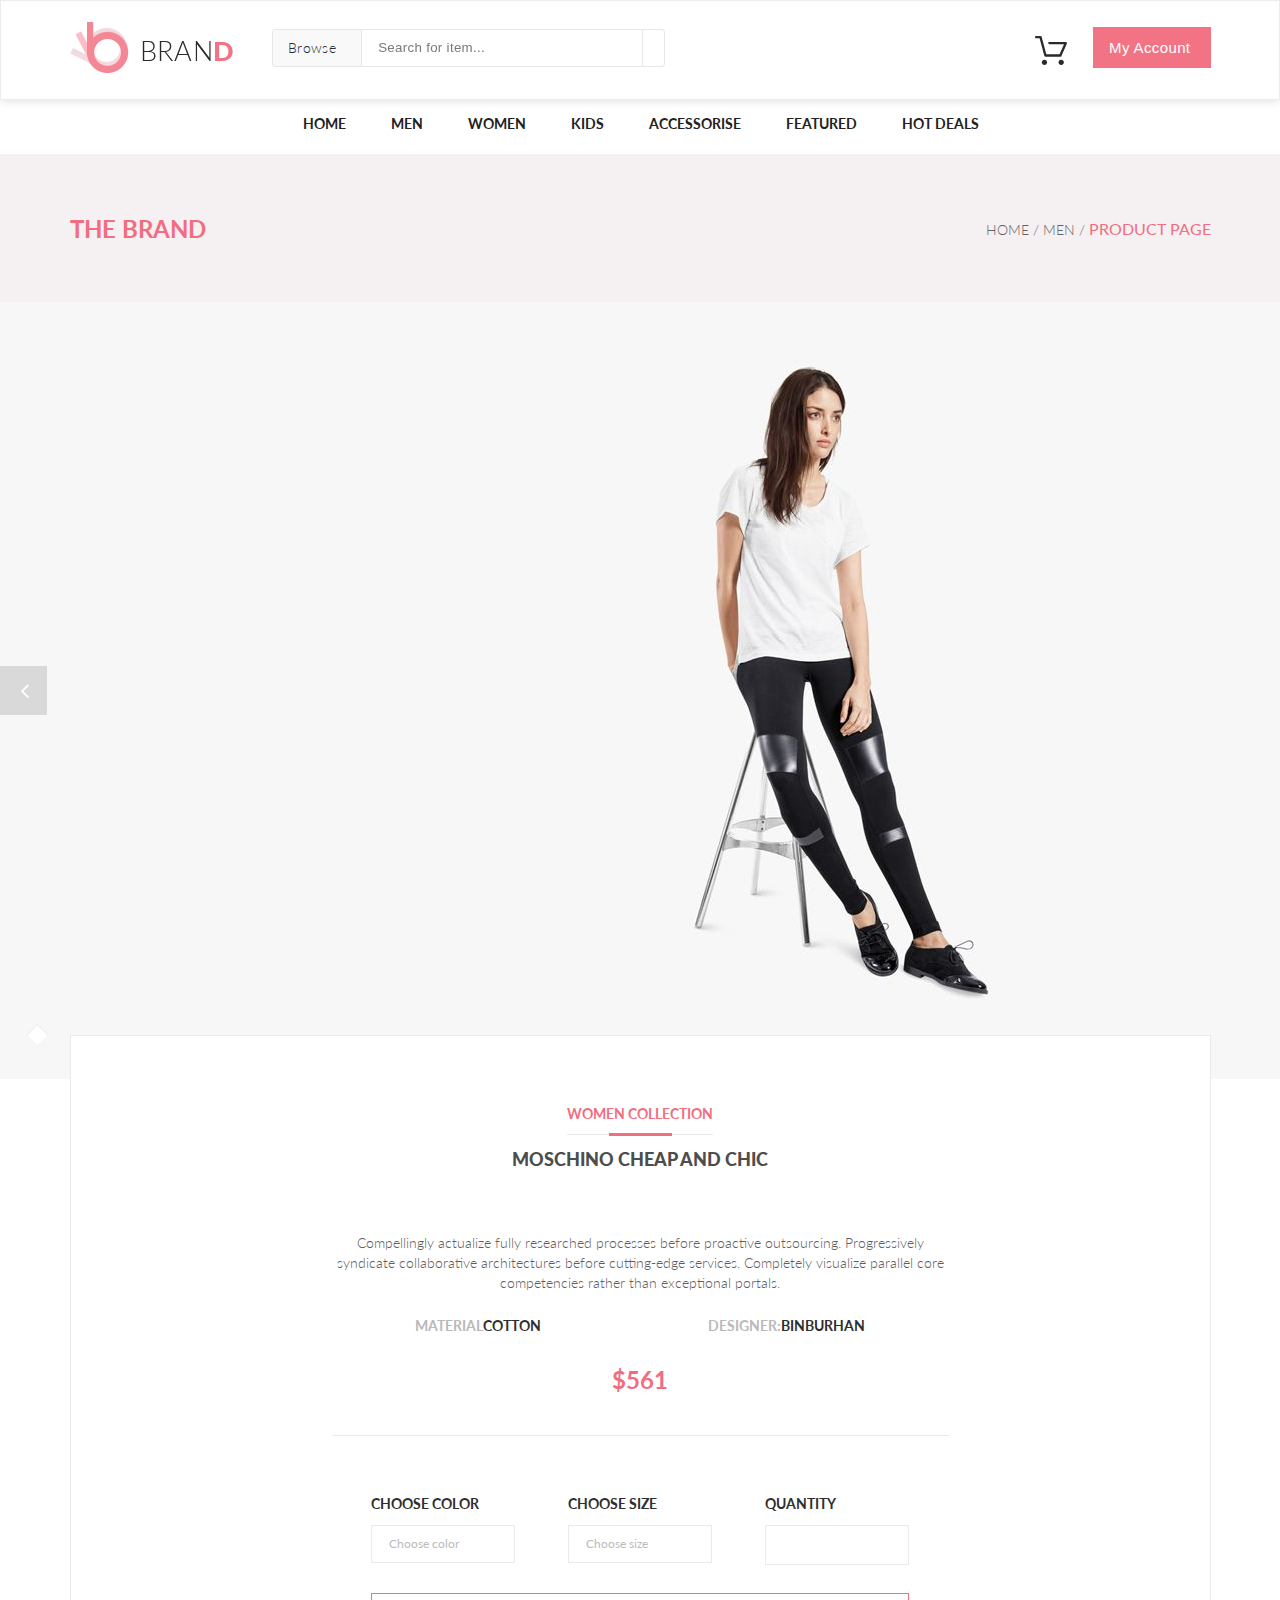
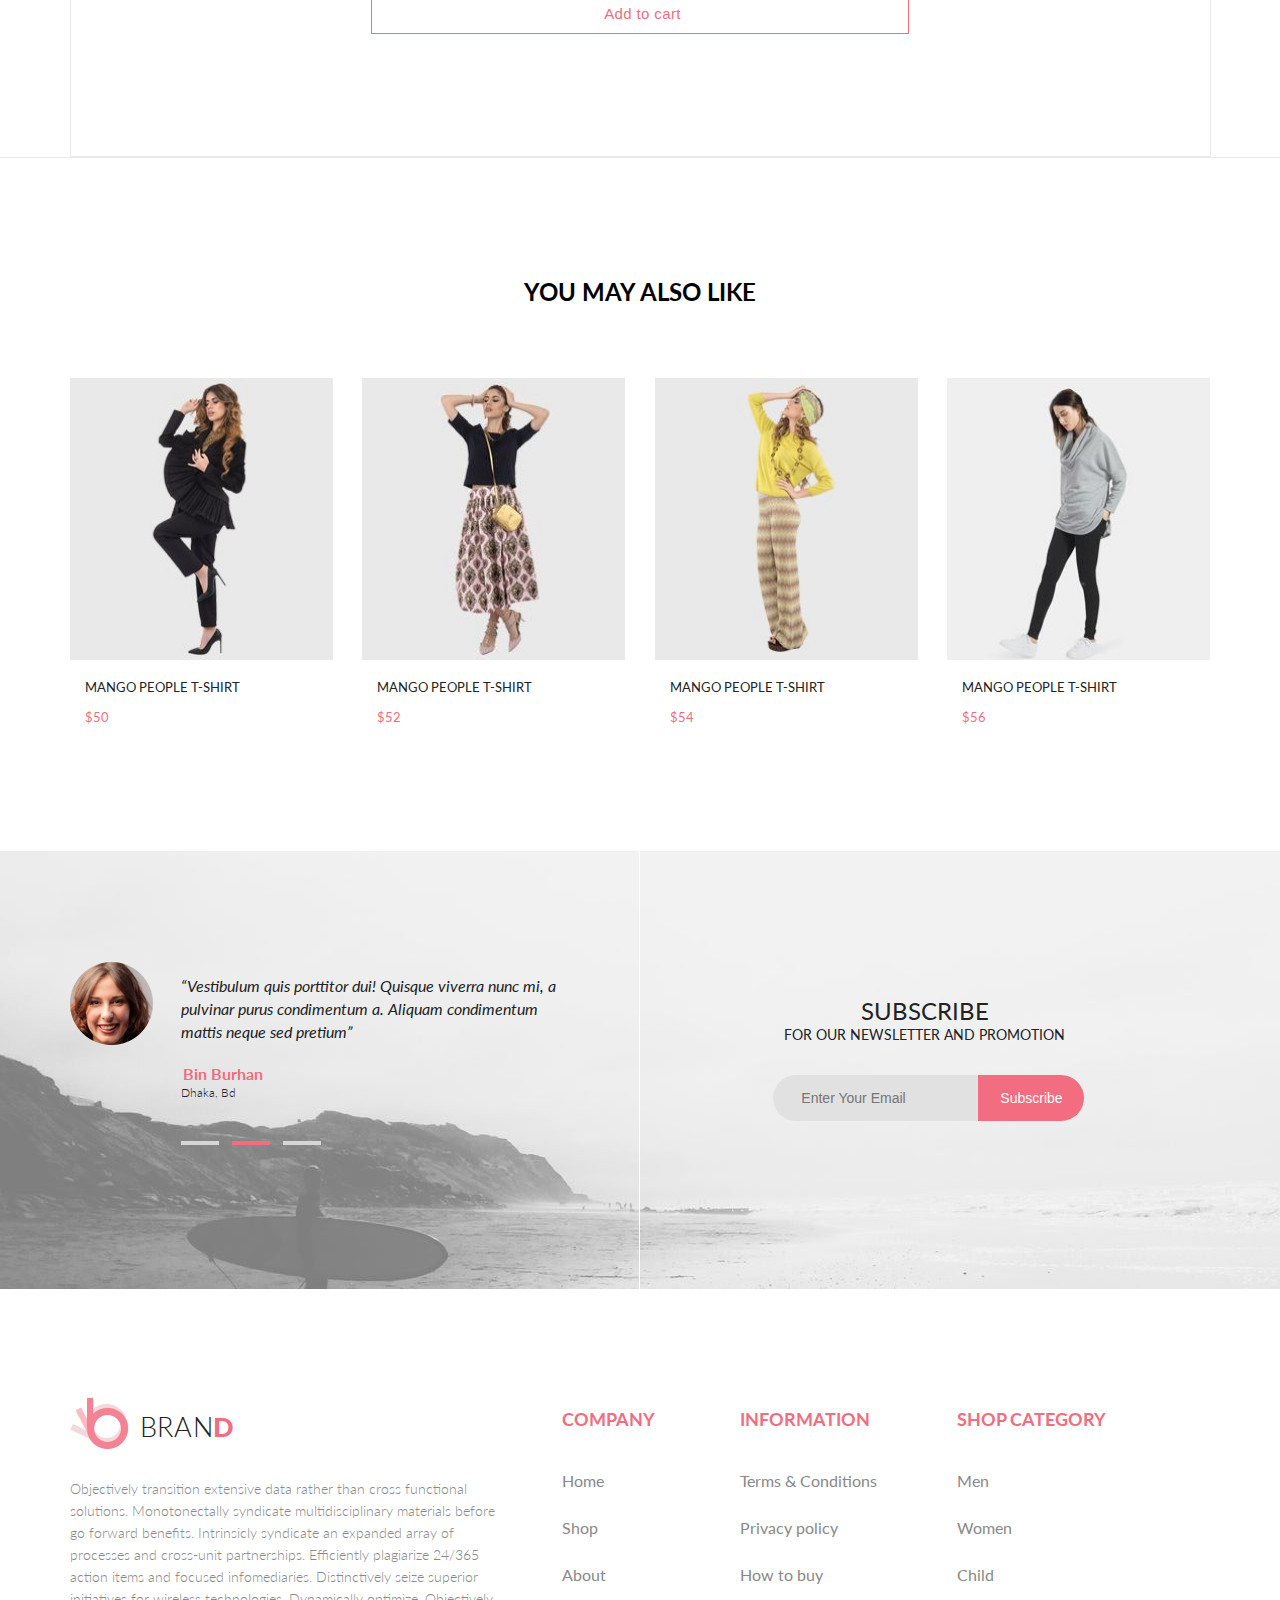
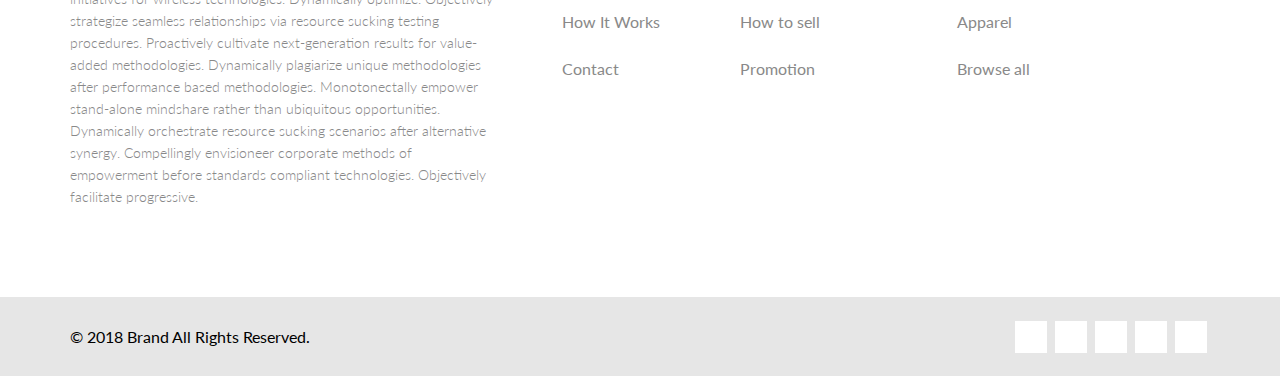
<file: single-page.html>
<!doctype html>
<html lang="en">
<head>
  <meta charset="UTF-8">
  <meta http-equiv="X-UA-Compatible" content="ie=edge">
  <link href="https://fonts.googleapis.com/css?family=Lato:300,400,700,900" rel="stylesheet">
  <link rel="stylesheet" href="https://use.fontawesome.com/releases/v5.3.1/css/all.css"
        integrity="sha384-mzrmE5qonljUremFsqc01SB46JvROS7bZs3IO2EmfFsd15uHvIt+Y8vEf7N7fWAU" crossorigin="anonymous">
  <link rel="stylesheet" href="style.css">
  <title>Product page</title>
</head>
<body>
<div class="wrapper">
  <div class="wrapper__inner">
    <header class="header">
      <div class="header__border">
        <div class="header__panels-wrap container">
          <div class="header__left-panel">
            <div class="logo">
              <a class="logo__href" href="index.html">
                <img src="img/logo.png" alt="logo" class="logo__img">
                <p class="logo__text">bran<span class="logo__span-text pink">d</span></p>
              </a>
            </div>
            <form class="header__search">
              <div class="header__search-category">
                <span class="header__search-category-text">Browse</span>
                <div id="browse" class="dropdown-menu dropdown-menu_header">
                  <div class="dropdown-menu__wrap">
                    <h3 class="dropdown-menu__heading">women</h3>
                    <ul class="dropdown-menu__body">
                      <li>
                        <a class="dropdown-menu__href" href="products.html">Dresses</a>
                      </li>
                      <li>
                        <a class="dropdown-menu__href" href="products.html">Tops</a>
                      </li>
                      <li>
                        <a class="dropdown-menu__href" href="products.html">Sweaters/Knits</a>
                      </li>
                      <li>
                        <a class="dropdown-menu__href" href="products.html">Jackets/Coats</a>
                      </li>
                      <li>
                        <a class="dropdown-menu__href" href="products.html">Blazers</a>
                      </li>
                      <li>
                        <a class="dropdown-menu__href" href="products.html">Denim</a>
                      </li>
                      <li>
                        <a class="dropdown-menu__href" href="products.html">Leggings/Pants</a>
                      </li>
                      <li>
                        <a class="dropdown-menu__href" href="products.html">Skirts/Shorts</a>
                      </li>
                      <li>
                        <a class="dropdown-menu__href" href="products.html">Accessories
                        </a>
                      </li>
                    </ul>
                  </div>
                  <div class="dropdown-menu__wrap">
                    <h3 class="dropdown-menu__heading">men</h3>
                    <ul class="dropdown-menu__body">
                      <li>
                        <a class="dropdown-menu__href" href="products.html">Tees/Tank tops</a>
                      </li>
                      <li>
                        <a class="dropdown-menu__href" href="products.html">Shirts/Polo's</a>
                      </li>
                      <li>
                        <a class="dropdown-menu__href" href="products.html">Sweaters</a>
                      </li>
                      <li>
                        <a class="dropdown-menu__href" href="products.html">Sweatshirts/Hoodies</a>
                      </li>
                      <li>
                        <a class="dropdown-menu__href" href="products.html">Blazers</a>
                      </li>
                      <li>
                        <a class="dropdown-menu__href" href="products.html">Jackets/Vests</a>
                      </li>
                    </ul>
                  </div>
                </div>
              </div>
              <input class="header__search-input" type="text" name="query" placeholder="Search for item...">
              <button class="header__search-button">
                <i class="fas fa-search"></i>
              </button>
            </form>
          </div>
          <div class="header__right-panel">
            <div class="header__my-cart">
              <div class="header__my-cart-href-wrap">
                <a class="header__my-cart-href" href="shopping-cart.html">
                  <img class="header__my-cart-img" src="img/cart.svg" alt="cart">
                </a>
                <div class="dropdown-menu dropdown-menu_my-cart">
                  <div id="dropdown-cart">
                
                  </div>
                  <a href="checkout.html" class="btn btn_pink btn__product checkout">Checkout</a>
                  <a href="shopping-cart.html" class="btn btn__product go-to-cart">Go to cart</a>
                </div>
              </div>
              <button class="btn btn_pink-inverse">My Account&nbsp;&nbsp;<i class="fas fa-caret-down"></i></button>
            </div>
          </div>
        </div>
      </div>
      <nav class="header__menu-wrap">
        <ul class="header__menu">
          <li class="header__menu-element"><a class="header__menu-href" href="index.html">home</a>
            <div class="dropdown-menu dropdown-menu_left-menu">
              <div class="dropdown-menu__wrap dropdown-menu__wrap_sub-menu">
                <h3 class="dropdown-menu__heading">women</h3>
                <ul class="dropdown-menu__body dropdown-menu__body_sub-menu">
                  <li>
                    <a class="dropdown-menu__href" href="products.html">Dresses</a>
                  </li>
                  <li>
                    <a class="dropdown-menu__href" href="products.html">Tops</a>
                  </li>
                  <li>
                    <a class="dropdown-menu__href" href="products.html">Sweaters/Knits</a>
                  </li>
                  <li>
                    <a class="dropdown-menu__href" href="products.html">Jackets/Coats</a>
                  </li>
                  <li>
                    <a class="dropdown-menu__href" href="products.html">Blazers</a>
                  </li>
                  <li>
                    <a class="dropdown-menu__href" href="products.html">Denim</a>
                  </li>
                  <li>
                    <a class="dropdown-menu__href" href="products.html">Leggings/Pants</a>
                  </li>
                  <li>
                    <a class="dropdown-menu__href" href="products.html">Skirts/Shorts</a>
                  </li>
                  <li>
                    <a class="dropdown-menu__href" href="products.html">Accessories
                    </a>
                  </li>
                </ul>
              </div>
              <div class="dropdown-menu__wrap dropdown-menu__wrap_sub-menu">
                <h3 class="dropdown-menu__heading">women</h3>
                <ul class="dropdown-menu__body dropdown-menu__body_sub-menu">
                  <li>
                    <a class="dropdown-menu__href" href="products.html">Dresses</a>
                  </li>
                  <li>
                    <a class="dropdown-menu__href" href="products.html">Tops</a>
                  </li>
                  <li>
                    <a class="dropdown-menu__href" href="products.html">Sweaters/Knits</a>
                  </li>
                  <li>
                    <a class="dropdown-menu__href" href="products.html">Jackets/Coats</a>
                  </li>
                </ul>
                <h3 class="dropdown-menu__heading">women</h3>
                <ul class="dropdown-menu__body dropdown-menu__body_sub-menu">
                  <li>
                    <a class="dropdown-menu__href" href="products.html">Dresses</a>
                  </li>
                  <li>
                    <a class="dropdown-menu__href" href="products.html">Tops</a>
                  </li>
                  <li>
                    <a class="dropdown-menu__href" href="products.html">Sweaters/Knits</a>
                  </li>
                </ul>
              </div>
              <div class="dropdown-menu__wrap dropdown-menu__wrap_sub-menu">
                <h3 class="dropdown-menu__heading">women</h3>
                <ul class="dropdown-menu__body dropdown-menu__body_sub-menu">
                  <li>
                    <a class="dropdown-menu__href" href="products.html">Dresses</a>
                  </li>
                  <li>
                    <a class="dropdown-menu__href" href="products.html">Tops</a>
                  </li>
                  <li>
                    <a class="dropdown-menu__href" href="products.html">Sweaters/Knits</a>
                  </li>
                  <li>
                    <a class="dropdown-menu__href" href="products.html">Jackets/Coats</a>
                  </li>
                </ul>
                <div class="dropdown-menu__offer">
                  <a href="single-page.html">
                    <img class="dropdown-menu__sale-img" src="img/super-sale.jpg" alt="super sale">
                    <span class="dropdown-menu__offer-text">super<br>sale!</span>
                  </a>
                </div>
              </div>
            </div>
          </li>
          <li class="header__menu-element"><a class="header__menu-href" href="products.html">men</a>
            <div class="dropdown-menu dropdown-menu_left-menu">
              <div class="dropdown-menu__wrap dropdown-menu__wrap_sub-menu">
                <h3 class="dropdown-menu__heading">women</h3>
                <ul class="dropdown-menu__body dropdown-menu__body_sub-menu">
                  <li>
                    <a class="dropdown-menu__href" href="products.html">Dresses</a>
                  </li>
                  <li>
                    <a class="dropdown-menu__href" href="products.html">Tops</a>
                  </li>
                  <li>
                    <a class="dropdown-menu__href" href="products.html">Sweaters/Knits</a>
                  </li>
                  <li>
                    <a class="dropdown-menu__href" href="products.html">Jackets/Coats</a>
                  </li>
                  <li>
                    <a class="dropdown-menu__href" href="products.html">Blazers</a>
                  </li>
                  <li>
                    <a class="dropdown-menu__href" href="products.html">Denim</a>
                  </li>
                  <li>
                    <a class="dropdown-menu__href" href="products.html">Leggings/Pants</a>
                  </li>
                  <li>
                    <a class="dropdown-menu__href" href="products.html">Skirts/Shorts</a>
                  </li>
                  <li>
                    <a class="dropdown-menu__href" href="products.html">Accessories
                    </a>
                  </li>
                </ul>
              </div>
              <div class="dropdown-menu__wrap dropdown-menu__wrap_sub-menu">
                <h3 class="dropdown-menu__heading">women</h3>
                <ul class="dropdown-menu__body dropdown-menu__body_sub-menu">
                  <li>
                    <a class="dropdown-menu__href" href="products.html">Dresses</a>
                  </li>
                  <li>
                    <a class="dropdown-menu__href" href="products.html">Tops</a>
                  </li>
                  <li>
                    <a class="dropdown-menu__href" href="products.html">Sweaters/Knits</a>
                  </li>
                  <li>
                    <a class="dropdown-menu__href" href="products.html">Jackets/Coats</a>
                  </li>
                </ul>
                <h3 class="dropdown-menu__heading">women</h3>
                <ul class="dropdown-menu__body dropdown-menu__body_sub-menu">
                  <li>
                    <a class="dropdown-menu__href" href="products.html">Dresses</a>
                  </li>
                  <li>
                    <a class="dropdown-menu__href" href="products.html">Tops</a>
                  </li>
                  <li>
                    <a class="dropdown-menu__href" href="products.html">Sweaters/Knits</a>
                  </li>
                </ul>
              </div>
              <div class="dropdown-menu__wrap dropdown-menu__wrap_sub-menu">
                <h3 class="dropdown-menu__heading">women</h3>
                <ul class="dropdown-menu__body dropdown-menu__body_sub-menu">
                  <li>
                    <a class="dropdown-menu__href" href="products.html">Dresses</a>
                  </li>
                  <li>
                    <a class="dropdown-menu__href" href="products.html">Tops</a>
                  </li>
                  <li>
                    <a class="dropdown-menu__href" href="products.html">Sweaters/Knits</a>
                  </li>
                  <li>
                    <a class="dropdown-menu__href" href="products.html">Jackets/Coats</a>
                  </li>
                </ul>
                <div class="dropdown-menu__offer">
                  <a href="single-page.html">
                    <img class="dropdown-menu__sale-img" src="img/super-sale.jpg" alt="super sale">
                    <span class="dropdown-menu__offer-text">super<br>sale!</span>
                  </a>
                </div>
              </div>
            </div>
          </li>
          <li class="header__menu-element"><a class="header__menu-href" href="products.html">women</a>
            <div class="dropdown-menu dropdown-menu_left-menu">
              <div class="dropdown-menu__wrap dropdown-menu__wrap_sub-menu">
                <h3 class="dropdown-menu__heading">women</h3>
                <ul class="dropdown-menu__body dropdown-menu__body_sub-menu">
                  <li>
                    <a class="dropdown-menu__href" href="products.html">Dresses</a>
                  </li>
                  <li>
                    <a class="dropdown-menu__href" href="products.html">Tops</a>
                  </li>
                  <li>
                    <a class="dropdown-menu__href" href="products.html">Sweaters/Knits</a>
                  </li>
                  <li>
                    <a class="dropdown-menu__href" href="products.html">Jackets/Coats</a>
                  </li>
                  <li>
                    <a class="dropdown-menu__href" href="products.html">Blazers</a>
                  </li>
                  <li>
                    <a class="dropdown-menu__href" href="products.html">Denim</a>
                  </li>
                  <li>
                    <a class="dropdown-menu__href" href="products.html">Leggings/Pants</a>
                  </li>
                  <li>
                    <a class="dropdown-menu__href" href="products.html">Skirts/Shorts</a>
                  </li>
                  <li>
                    <a class="dropdown-menu__href" href="products.html">Accessories
                    </a>
                  </li>
                </ul>
              </div>
              <div class="dropdown-menu__wrap dropdown-menu__wrap_sub-menu">
                <h3 class="dropdown-menu__heading">women</h3>
                <ul class="dropdown-menu__body dropdown-menu__body_sub-menu">
                  <li>
                    <a class="dropdown-menu__href" href="products.html">Dresses</a>
                  </li>
                  <li>
                    <a class="dropdown-menu__href" href="products.html">Tops</a>
                  </li>
                  <li>
                    <a class="dropdown-menu__href" href="products.html">Sweaters/Knits</a>
                  </li>
                  <li>
                    <a class="dropdown-menu__href" href="products.html">Jackets/Coats</a>
                  </li>
                </ul>
                <h3 class="dropdown-menu__heading">women</h3>
                <ul class="dropdown-menu__body dropdown-menu__body_sub-menu">
                  <li>
                    <a class="dropdown-menu__href" href="products.html">Dresses</a>
                  </li>
                  <li>
                    <a class="dropdown-menu__href" href="products.html">Tops</a>
                  </li>
                  <li>
                    <a class="dropdown-menu__href" href="products.html">Sweaters/Knits</a>
                  </li>
                </ul>
              </div>
              <div class="dropdown-menu__wrap dropdown-menu__wrap_sub-menu">
                <h3 class="dropdown-menu__heading">women</h3>
                <ul class="dropdown-menu__body dropdown-menu__body_sub-menu">
                  <li>
                    <a class="dropdown-menu__href" href="products.html">Dresses</a>
                  </li>
                  <li>
                    <a class="dropdown-menu__href" href="products.html">Tops</a>
                  </li>
                  <li>
                    <a class="dropdown-menu__href" href="products.html">Sweaters/Knits</a>
                  </li>
                  <li>
                    <a class="dropdown-menu__href" href="products.html">Jackets/Coats</a>
                  </li>
                </ul>
                <div class="dropdown-menu__offer">
                  <a href="single-page.html">
                    <img class="dropdown-menu__sale-img" src="img/super-sale.jpg" alt="super sale">
                    <span class="dropdown-menu__offer-text">super<br>sale!</span>
                  </a>
                </div>
              </div>
            </div>
          </li>
          <li class="header__menu-element"><a class="header__menu-href" href="products.html">kids</a>
            <div class="dropdown-menu dropdown-menu_center-menu">
              <div class="dropdown-menu__wrap dropdown-menu__wrap_sub-menu">
                <h3 class="dropdown-menu__heading">women</h3>
                <ul class="dropdown-menu__body dropdown-menu__body_sub-menu">
                  <li>
                    <a class="dropdown-menu__href" href="products.html">Dresses</a>
                  </li>
                  <li>
                    <a class="dropdown-menu__href" href="products.html">Tops</a>
                  </li>
                  <li>
                    <a class="dropdown-menu__href" href="products.html">Sweaters/Knits</a>
                  </li>
                  <li>
                    <a class="dropdown-menu__href" href="products.html">Jackets/Coats</a>
                  </li>
                  <li>
                    <a class="dropdown-menu__href" href="products.html">Blazers</a>
                  </li>
                  <li>
                    <a class="dropdown-menu__href" href="products.html">Denim</a>
                  </li>
                  <li>
                    <a class="dropdown-menu__href" href="products.html">Leggings/Pants</a>
                  </li>
                  <li>
                    <a class="dropdown-menu__href" href="products.html">Skirts/Shorts</a>
                  </li>
                  <li>
                    <a class="dropdown-menu__href" href="products.html">Accessories
                    </a>
                  </li>
                </ul>
              </div>
              <div class="dropdown-menu__wrap dropdown-menu__wrap_sub-menu">
                <h3 class="dropdown-menu__heading">women</h3>
                <ul class="dropdown-menu__body dropdown-menu__body_sub-menu">
                  <li>
                    <a class="dropdown-menu__href" href="products.html">Dresses</a>
                  </li>
                  <li>
                    <a class="dropdown-menu__href" href="products.html">Tops</a>
                  </li>
                  <li>
                    <a class="dropdown-menu__href" href="products.html">Sweaters/Knits</a>
                  </li>
                  <li>
                    <a class="dropdown-menu__href" href="products.html">Jackets/Coats</a>
                  </li>
                </ul>
                <h3 class="dropdown-menu__heading">women</h3>
                <ul class="dropdown-menu__body dropdown-menu__body_sub-menu">
                  <li>
                    <a class="dropdown-menu__href" href="products.html">Dresses</a>
                  </li>
                  <li>
                    <a class="dropdown-menu__href" href="products.html">Tops</a>
                  </li>
                  <li>
                    <a class="dropdown-menu__href" href="products.html">Sweaters/Knits</a>
                  </li>
                </ul>
              </div>
              <div class="dropdown-menu__wrap dropdown-menu__wrap_sub-menu">
                <h3 class="dropdown-menu__heading">women</h3>
                <ul class="dropdown-menu__body dropdown-menu__body_sub-menu">
                  <li>
                    <a class="dropdown-menu__href" href="products.html">Dresses</a>
                  </li>
                  <li>
                    <a class="dropdown-menu__href" href="products.html">Tops</a>
                  </li>
                  <li>
                    <a class="dropdown-menu__href" href="products.html">Sweaters/Knits</a>
                  </li>
                  <li>
                    <a class="dropdown-menu__href" href="products.html">Jackets/Coats</a>
                  </li>
                </ul>
                <div class="dropdown-menu__offer">
                  <a href="single-page.html">
                    <img class="dropdown-menu__sale-img" src="img/super-sale.jpg" alt="super sale">
                    <span class="dropdown-menu__offer-text">super<br>sale!</span>
                  </a>
                </div>
              </div>
            </div>
          </li>
          <li class="header__menu-element"><a class="header__menu-href" href="products.html">accessorise</a>
            <div class="dropdown-menu dropdown-menu_center-menu">
              <div class="dropdown-menu__wrap dropdown-menu__wrap_sub-menu">
                <h3 class="dropdown-menu__heading">women</h3>
                <ul class="dropdown-menu__body dropdown-menu__body_sub-menu">
                  <li>
                    <a class="dropdown-menu__href" href="products.html">Dresses</a>
                  </li>
                  <li>
                    <a class="dropdown-menu__href" href="products.html">Tops</a>
                  </li>
                  <li>
                    <a class="dropdown-menu__href" href="products.html">Sweaters/Knits</a>
                  </li>
                  <li>
                    <a class="dropdown-menu__href" href="products.html">Jackets/Coats</a>
                  </li>
                  <li>
                    <a class="dropdown-menu__href" href="products.html">Blazers</a>
                  </li>
                  <li>
                    <a class="dropdown-menu__href" href="products.html">Denim</a>
                  </li>
                  <li>
                    <a class="dropdown-menu__href" href="products.html">Leggings/Pants</a>
                  </li>
                  <li>
                    <a class="dropdown-menu__href" href="products.html">Skirts/Shorts</a>
                  </li>
                  <li>
                    <a class="dropdown-menu__href" href="products.html">Accessories
                    </a>
                  </li>
                </ul>
              </div>
              <div class="dropdown-menu__wrap dropdown-menu__wrap_sub-menu">
                <h3 class="dropdown-menu__heading">women</h3>
                <ul class="dropdown-menu__body dropdown-menu__body_sub-menu">
                  <li>
                    <a class="dropdown-menu__href" href="products.html">Dresses</a>
                  </li>
                  <li>
                    <a class="dropdown-menu__href" href="products.html">Tops</a>
                  </li>
                  <li>
                    <a class="dropdown-menu__href" href="products.html">Sweaters/Knits</a>
                  </li>
                  <li>
                    <a class="dropdown-menu__href" href="products.html">Jackets/Coats</a>
                  </li>
                </ul>
                <h3 class="dropdown-menu__heading">women</h3>
                <ul class="dropdown-menu__body dropdown-menu__body_sub-menu">
                  <li>
                    <a class="dropdown-menu__href" href="products.html">Dresses</a>
                  </li>
                  <li>
                    <a class="dropdown-menu__href" href="products.html">Tops</a>
                  </li>
                  <li>
                    <a class="dropdown-menu__href" href="products.html">Sweaters/Knits</a>
                  </li>
                </ul>
              </div>
              <div class="dropdown-menu__wrap dropdown-menu__wrap_sub-menu">
                <h3 class="dropdown-menu__heading">women</h3>
                <ul class="dropdown-menu__body dropdown-menu__body_sub-menu">
                  <li>
                    <a class="dropdown-menu__href" href="products.html">Dresses</a>
                  </li>
                  <li>
                    <a class="dropdown-menu__href" href="products.html">Tops</a>
                  </li>
                  <li>
                    <a class="dropdown-menu__href" href="products.html">Sweaters/Knits</a>
                  </li>
                  <li>
                    <a class="dropdown-menu__href" href="products.html">Jackets/Coats</a>
                  </li>
                </ul>
                <div class="dropdown-menu__offer">
                  <a href="single-page.html">
                    <img class="dropdown-menu__sale-img" src="img/super-sale.jpg" alt="super sale">
                    <span class="dropdown-menu__offer-text">super<br>sale!</span>
                  </a>
                </div>
              </div>
            </div>
          </li>
          <li class="header__menu-element"><a class="header__menu-href" href="products.html">featured</a>
            <div class="dropdown-menu dropdown-menu_right-menu">
              <div class="dropdown-menu__wrap dropdown-menu__wrap_sub-menu">
                <h3 class="dropdown-menu__heading">women</h3>
                <ul class="dropdown-menu__body dropdown-menu__body_sub-menu">
                  <li>
                    <a class="dropdown-menu__href" href="products.html">Dresses</a>
                  </li>
                  <li>
                    <a class="dropdown-menu__href" href="products.html">Tops</a>
                  </li>
                  <li>
                    <a class="dropdown-menu__href" href="products.html">Sweaters/Knits</a>
                  </li>
                  <li>
                    <a class="dropdown-menu__href" href="products.html">Jackets/Coats</a>
                  </li>
                  <li>
                    <a class="dropdown-menu__href" href="products.html">Blazers</a>
                  </li>
                  <li>
                    <a class="dropdown-menu__href" href="products.html">Denim</a>
                  </li>
                  <li>
                    <a class="dropdown-menu__href" href="products.html">Leggings/Pants</a>
                  </li>
                  <li>
                    <a class="dropdown-menu__href" href="products.html">Skirts/Shorts</a>
                  </li>
                  <li>
                    <a class="dropdown-menu__href" href="products.html">Accessories
                    </a>
                  </li>
                </ul>
              </div>
              <div class="dropdown-menu__wrap dropdown-menu__wrap_sub-menu">
                <h3 class="dropdown-menu__heading">women</h3>
                <ul class="dropdown-menu__body dropdown-menu__body_sub-menu">
                  <li>
                    <a class="dropdown-menu__href" href="#">Dresses</a>
                  </li>
                  <li>
                    <a class="dropdown-menu__href" href="products.html">Tops</a>
                  </li>
                  <li>
                    <a class="dropdown-menu__href" href="products.html">Sweaters/Knits</a>
                  </li>
                  <li>
                    <a class="dropdown-menu__href" href="products.html">Jackets/Coats</a>
                  </li>
                </ul>
                <h3 class="dropdown-menu__heading">women</h3>
                <ul class="dropdown-menu__body dropdown-menu__body_sub-menu">
                  <li>
                    <a class="dropdown-menu__href" href="products.html">Dresses</a>
                  </li>
                  <li>
                    <a class="dropdown-menu__href" href="products.html">Tops</a>
                  </li>
                  <li>
                    <a class="dropdown-menu__href" href="products.html">Sweaters/Knits</a>
                  </li>
                </ul>
              </div>
              <div class="dropdown-menu__wrap dropdown-menu__wrap_sub-menu">
                <h3 class="dropdown-menu__heading">women</h3>
                <ul class="dropdown-menu__body dropdown-menu__body_sub-menu">
                  <li>
                    <a class="dropdown-menu__href" href="products.html">Dresses</a>
                  </li>
                  <li>
                    <a class="dropdown-menu__href" href="products.html">Tops</a>
                  </li>
                  <li>
                    <a class="dropdown-menu__href" href="products.html">Sweaters/Knits</a>
                  </li>
                  <li>
                    <a class="dropdown-menu__href" href="products.html">Jackets/Coats</a>
                  </li>
                </ul>
                <div class="dropdown-menu__offer">
                  <a href="single-page.html">
                    <img class="dropdown-menu__sale-img" src="img/super-sale.jpg" alt="super sale">
                    <span class="dropdown-menu__offer-text">super<br>sale!</span>
                  </a>
                </div>
              </div>
            </div>
          </li>
          <li class="header__menu-element"><a class="header__menu-href" href="products.html">hot deals</a>
            <div class="dropdown-menu dropdown-menu_right-menu">
              <div class="dropdown-menu__wrap dropdown-menu__wrap_sub-menu">
                <h3 class="dropdown-menu__heading">women</h3>
                <ul class="dropdown-menu__body dropdown-menu__body_sub-menu">
                  <li>
                    <a class="dropdown-menu__href" href="products.html">Dresses</a>
                  </li>
                  <li>
                    <a class="dropdown-menu__href" href="products.html">Tops</a>
                  </li>
                  <li>
                    <a class="dropdown-menu__href" href="products.html">Sweaters/Knits</a>
                  </li>
                  <li>
                    <a class="dropdown-menu__href" href="products.html">Jackets/Coats</a>
                  </li>
                  <li>
                    <a class="dropdown-menu__href" href="products.html">Blazers</a>
                  </li>
                  <li>
                    <a class="dropdown-menu__href" href="products.html">Denim</a>
                  </li>
                  <li>
                    <a class="dropdown-menu__href" href="products.html">Leggings/Pants</a>
                  </li>
                  <li>
                    <a class="dropdown-menu__href" href="products.html">Skirts/Shorts</a>
                  </li>
                  <li>
                    <a class="dropdown-menu__href" href="products.html">Accessories
                    </a>
                  </li>
                </ul>
              </div>
              <div class="dropdown-menu__wrap dropdown-menu__wrap_sub-menu">
                <h3 class="dropdown-menu__heading">women</h3>
                <ul class="dropdown-menu__body dropdown-menu__body_sub-menu">
                  <li>
                    <a class="dropdown-menu__href" href="products.html">Dresses</a>
                  </li>
                  <li>
                    <a class="dropdown-menu__href" href="products.html">Tops</a>
                  </li>
                  <li>
                    <a class="dropdown-menu__href" href="products.html">Sweaters/Knits</a>
                  </li>
                  <li>
                    <a class="dropdown-menu__href" href="products.html">Jackets/Coats</a>
                  </li>
                </ul>
                <h3 class="dropdown-menu__heading">women</h3>
                <ul class="dropdown-menu__body dropdown-menu__body_sub-menu">
                  <li>
                    <a class="dropdown-menu__href" href="products.html">Dresses</a>
                  </li>
                  <li>
                    <a class="dropdown-menu__href" href="products.html">Tops</a>
                  </li>
                  <li>
                    <a class="dropdown-menu__href" href="products.html">Sweaters/Knits</a>
                  </li>
                </ul>
              </div>
              <div class="dropdown-menu__wrap dropdown-menu__wrap_sub-menu">
                <h3 class="dropdown-menu__heading">women</h3>
                <ul class="dropdown-menu__body dropdown-menu__body_sub-menu">
                  <li>
                    <a class="dropdown-menu__href" href="products.html">Dresses</a>
                  </li>
                  <li>
                    <a class="dropdown-menu__href" href="products.html">Tops</a>
                  </li>
                  <li>
                    <a class="dropdown-menu__href" href="products.html">Sweaters/Knits</a>
                  </li>
                  <li>
                    <a class="dropdown-menu__href" href="products.html">Jackets/Coats</a>
                  </li>
                </ul>
                <div class="dropdown-menu__offer">
                  <a href="single-page.html">
                    <img class="dropdown-menu__sale-img" src="img/super-sale.jpg" alt="super sale">
                    <span class="dropdown-menu__offer-text">super<br>sale!</span>
                  </a>
                </div>
              </div>
            </div>
          </li>
        </ul>
      </nav>
    </header>
    <section class="breadcrumbs">
      <div class="container breadcrumbs__content">
        <h2 class="breadcrumbs__heading pink">THE BRAND</h2>
        <nav>
          <a href="index.html">HOME /</a>
          <a href="products.html">MEN /</a>
          <span class="pink">PRODUCT PAGE</span>
        </nav>
      </div>
    </section>
    <main>
      <div class="container container_wide slider">
        <img class="slider-image" src="img/slider-image-1.jpg" alt="slider image">
        <div class="slider__control-buttons-wrap">
          <a class="slider__control-button-left"><img src="img/to-the-left.png" alt="swipe to the left"></a>
          <a class="slider__control-button-right"><img src="img/to-the-right.png" alt="swipe to the right"></a>
        </div>
      </div>
      <section class="single-product">
        <div class="container">
          <div class="single-product__content">
            <div class="single-product__category-header-wrap">
              <h3 class="single-product__category-header">WOMEN COLLECTION </h3>
              <div class="single-product__category-header-pink-block"></div>
            </div>
            <h2 class="single-product__name">Moschino Cheap And Chic</h2>
            <p class="single-product__text">Compellingly actualize fully researched processes before proactive outsourcing.
              Progressively syndicate collaborative architectures before cutting-edge services. Completely
              visualize parallel core competencies rather than exceptional portals.</p>
            <div class="single-product__characteristics">
              <div class="single-product__characteristic">
                <h4 class="single-product__characteristic-header">MATERIAL</h4>
                <p class="single-product__characteristic-text">COTTON</p>
              </div>
              <div class="single-product__characteristic">
                <h4 class="single-product__characteristic-header">DESIGNER:</h4>
                <p class="single-product__characteristic-text">BINBURHAN</p>
              </div>
            </div>
            <p class="single-product__price">&#36;561</p>
            <hr>
            <form class="single-product__buy-details" method="GET">
              <div class="single-product__details-wrap">
                <div class="single-product__detail-container">CHOOSE COLOR
                  <div class="single-product__select-characteristic">
                    Choose color
                    <div class="single-product__select-characteristic-wrap">
                      <div class="single-product__select-characteristic-menu">
                        <ul class="single-product__select-characteristic-sub-menu">
                          <li>
                            <span class="single-product__color-block red"></span>
                            <a href="#">Red</a>
                          </li>
                          <li>
                            <span class="single-product__color-block green"></span>
                            <a href="#">Green</a>
                          </li>
                          <li>
                            <span class="single-product__color-block blue"></span>
                            <a href="#">Blue</a>
                          </li>
                        </ul>
                      </div>
                    </div>
                  </div>
                </div>
                <div class="single-product__detail-container">CHOOSE SIZE
                  <div class="single-product__select-characteristic">
                    Choose size
                    <div class="single-product__select-characteristic-wrap">
                      <div class="single-product__select-characteristic-menu">
                        <ul class="single-product__select-characteristic-sub-menu">
                          <li>
                            <a href="#">XXL</a>
                          </li>
                          <li>
                            <a href="#">M</a>
                          </li>
                          <li>
                            <a href="#">XS</a>
                          </li>
                        </ul>
                      </div>
                    </div>
                  </div>
                </div>
                <div class="single-product__detail-container">QUANTITY
                  <input class="single-product__detail-input" type="number" min="1">
                </div>
              </div>
              <input class="btn btn_pink btn__single-product" type="submit" value="Add to cart">
            </form>
          </div>
        </div>
      </section>
      <section class="also-like">
        <div class="container">
      
          <h2 class="also-like__header">You may also like</h2>
          <div id="products__product-items" class="products__items">
          </div>
        </div>
      </section>
    </main>
    <section class="subscribe">
      <div class="center container">
        <div class="subscribe__content">
          <div class="subscribe__left-panel">
            <img class="subscribe__quote-img" src="img/subscribe-quote-img.png" alt="greyscale landscape background">
            <div class="subscribe__quote-text">
              <p>“Vestibulum quis porttitor dui! Quisque viverra nunc mi, a pulvinar purus condimentum a. Aliquam
                condimentum mattis neque sed pretium”</p>
              <h5 class="pink">Bin Burhan</h5>
              <h6>Dhaka, Bd</h6>
              <ul class="subscribe__quote-switch-wrap">
                <li class="subscribe__quote-switch"><a href=""></a></li>
                <li class="subscribe__quote-switch subscribe__quote-switch_active"><a href=""></a></li>
                <li class="subscribe__quote-switch"><a href=""></a></li>
              </ul>
            </div>
          </div>
          <div class="subscribe__right-panel">
            <h2>SUBSCRIBE</h2>
            <h3>FOR OUR NEWSLETTER AND PROMOTION</h3>
            <form class="subscribe__form">
              <input class="subscribe__input" type="email" placeholder="Enter Your Email">
              <input class="subscribe__button" type="submit" value="Subscribe">
            </form>
          </div>
        </div>
      </div>
    </section>
  </div>
  <footer class="footer">
    <div class="container">
      <div class="footer__content">
        <div class="footer__brand-information">
          <div class="logo">
            <a class="logo__href" href="index.html">
              <img src="img/logo.png" alt="logo" class="logo__img">
              <p class="logo__text">bran<span class="logo__span-text pink">d</span></p>
            </a>
          </div>
          <p class="footer__brand-information-text">Objectively transition extensive data rather than cross functional
            solutions. Monotonectally syndicate multidisciplinary materials before go forward benefits. Intrinsicly
            syndicate an expanded array of processes and cross-unit partnerships.
            
            Efficiently plagiarize 24/365 action items and focused infomediaries.
            Distinctively seize superior initiatives for wireless technologies. Dynamically optimize.
            
            Objectively strategize seamless relationships via resource sucking testing procedures. Proactively cultivate
            next-generation results for value-added methodologies. Dynamically plagiarize unique methodologies after
            performance based methodologies. Monotonectally empower stand-alone mindshare rather than ubiquitous
            opportunities. Dynamically orchestrate resource sucking scenarios after alternative synergy.
            
            Compellingly envisioneer corporate methods of empowerment before standards compliant technologies.
            Objectively facilitate progressive.</p>
        </div>
        <div class="footer__right-panel">
          <div class="footer__category">
            <h2 class="footer__category-name pink">COMPANY</h2>
            <ul class="footer__category-menu">
              <li>
                <a href="index.html">Home</a>
              </li>
              <li>
                <a href="#">Shop</a>
              </li>
              <li>
                <a href="#">About</a>
              </li>
              <li>
                <a href="#">How It Works</a>
              </li>
              <li>
                <a href="#">Contact</a>
              </li>
            </ul>
          </div>
          <div class="footer__category">
            <h2 class="footer__category-name pink">INFORMATION</h2>
            <ul class="footer__category-menu">
              <li>
                <a href="#">Terms & Conditions</a>
              </li>
              <li>
                <a href="#">Privacy policy</a>
              </li>
              <li>
                <a href="#">How to buy</a>
              </li>
              <li>
                <a href="#">How to sell</a>
              </li>
              <li>
                <a href="#">Promotion</a>
              </li>
            </ul>
          </div>
          <div class="footer__category">
            <h2 class="footer__category-name pink">SHOP CATEGORY</h2>
            <ul class="footer__category-menu">
              <li>
                <a href="products.html">Men</a>
              </li>
              <li>
                <a href="products.html">Women</a>
              </li>
              <li>
                <a href="products.html">Child</a>
              </li>
              <li>
                <a href="products.html">Apparel</a>
              </li>
              <li>
                <a href="products.html">Browse all</a>
              </li>
            </ul>
          </div>
        </div>
      </div>
    </div>
    <div class="social-block">
      <div class="container">
        <div class="social-block__container">
          <div class="copyright">&copy; 2018 Brand All Rights Reserved.</div>
          <div class="social-block__icons">
            <div class="social-block__button">
              <a href="https://www.facebook.com/">
                <i class="fab fa-facebook-f"></i>
              </a>
            </div>
            <div class="social-block__button">
              <a href="https://twitter.com/">
                <i class="fab fa-twitter"></i>
              </a>
            </div>
            <div class="social-block__button">
              <a href="https://www.linkedin.com/">
                <i class="fab fa-linkedin-in"></i>
              </a>
            </div>
            <div class="social-block__button">
              <a href="https://www.pinterest.ru">
                <i class="fab fa-pinterest-p"></i>
              </a>
            </div>
            <div class="social-block__button">
              <a href="https://plus.google.com/">
                <i class="fab fa-google-plus-g"></i>
              </a>
            </div>
          </div>
        </div>
      </div>
    </div>
  </footer>
</div>
<script src="js/jquery-3.3.1.js"></script>
<script src="js/Product.js"></script>
<script src="js/Cart.js"></script>
<script src="js/single-page.js"></script>
<script src="js/main.js"></script>
</body>
</html>
</file>
<file: style.css>
@charset "UTF-8";
* {
  margin: 0;
  padding: 0;
  box-sizing: border-box; }

html,
body {
  height: 100%; }

body {
  font-family: "Lato", sans-serif;
  background-color: #ffffff;
  overflow-y: scroll; }

input:focus,
input:active,
button:focus,
button:active,
summary:active,
summary:focus,
select:focus,
select:active {
  outline: none; }

::-webkit-scrollbar {
  width: 10px; }
  ::-webkit-scrollbar-track {
    background: #ffffff; }
  ::-webkit-scrollbar-thumb {
    background: #636363; }
    ::-webkit-scrollbar-thumb:hover {
      background: #f16d7f; }
  ::-webkit-scrollbar-track-piece {
    background-color: #ffffff; }

.pink {
  color: #f16d7f; }

.red {
  background-color: palevioletred; }

.green {
  background-color: limegreen; }

.blue {
  background-color: lightblue; }

.container {
  width: 1141px;
  height: 100%;
  margin: 0 auto; }
  .container_wide {
    width: 1607px; }

.wrapper {
  min-height: 100%;
  display: flex;
  flex-direction: column; }
  .wrapper__inner {
    flex: 1; }

.btn {
  display: block;
  text-align: center;
  text-decoration: none;
  padding: 12px 10px 12px 15px;
  border: 1px solid #eaeaea;
  line-height: 100%;
  color: #4a4a4a;
  background-color: #ffffff;
  font-size: 15px;
  font-weight: 400;
  letter-spacing: 0.38px;
  transition: all 0.3s; }
  .btn:hover {
    background-color: #4a4a4a;
    border: solid 1px transparent;
    color: #ffffff;
    transition: all 0.3s; }
  .btn_inverse {
    background-color: #4a4a4a;
    border: solid 1px transparent;
    color: #ffffff;
    transition: all 0.3s; }
    .btn_inverse:hover {
      color: #4a4a4a;
      background-color: #ffffff;
      border-color: #eaeaea;
      transition: all 0.3s; }
  .btn_pink {
    color: #f16d7f;
    border-color: #f16d7f;
    transition: all 0.3s; }
    .btn_pink:hover {
      background-color: #f16d7f;
      border: solid 1px #ffffff;
      color: #ffffff;
      transition: all 0.3s; }
  .btn_pink-inverse {
    border: 1px solid transparent;
    background-color: #f16d7f;
    color: #ffffff;
    transition: all 0.3s; }
    .btn_pink-inverse:hover {
      background-color: #ffffff;
      border: solid 1px #f16d7f;
      color: #f16d7f;
      transition: all 0.3s; }
  .btn__product {
    width: 100%;
    padding: 19px 0;
    font-size: 14px;
    font-weight: 700;
    text-transform: uppercase;
    margin-top: 11px; }
    .btn__product:last-child {
      margin-bottom: 20px; }
  .btn__single-product {
    width: 100%; }
  .btn_checkout {
    margin-top: 17px;
    width: 100%; }

.logo {
  text-transform: uppercase; }
  .logo__href {
    text-decoration: none;
    display: flex;
    align-items: center; }
  .logo__text {
    font-size: 27px;
    font-weight: 300;
    text-align: center;
    color: #222222;
    line-height: 19px;
    letter-spacing: 0.7px;
    margin-top: 5px;
    margin-left: 11px; }
  .logo__span-text {
    font-weight: 900; }

.dropdown-menu {
  display: block;
  z-index: 5;
  visibility: hidden;
  opacity: 0;
  position: absolute;
  width: 262px;
  border-radius: 5px;
  background-color: #ffffff;
  border: solid 1px #ececec;
  padding-right: 13px;
  padding-left: 13px;
  transition: all 0.3s; }
  .dropdown-menu:before {
    content: "";
    display: block;
    position: absolute;
    top: -4px;
    width: 5px;
    height: 5px;
    border-top: solid 1px #eaeaea;
    border-left: solid 1px #eaeaea;
    transform: rotate(45deg);
    background-color: #fff; }
  .dropdown-menu_header {
    position: absolute;
    top: 36px;
    left: -1px; }
  .dropdown-menu_my-cart {
    visibility: hidden;
    height: auto;
    overflow: scroll;
    max-height: 600px;
    margin-bottom: 20px;
    top: 42px;
    right: -49px; }
    .dropdown-menu_my-cart:before {
      left: 40px; }
  .dropdown-menu_left-menu {
    display: flex;
    flex-direction: row;
    width: auto;
    height: auto;
    padding-bottom: 7.5px;
    transition: all 0.3s; }
    .dropdown-menu_left-menu:before {
      left: 67px; }
  .dropdown-menu_center-menu {
    display: flex;
    left: -360px;
    flex-direction: row;
    width: auto;
    height: auto;
    padding-bottom: 7.5px;
    transition: all 0.3s; }
    .dropdown-menu_center-menu:before {
      right: 50%; }
  .dropdown-menu_right-menu {
    display: flex;
    right: 1px;
    flex-direction: row;
    width: auto;
    height: auto;
    padding-bottom: 7.5px;
    transition: all 0.3s; }
    .dropdown-menu_right-menu:before {
      right: 67px; }
  .dropdown-menu__wrap {
    display: flex;
    flex-direction: column; }
    .dropdown-menu__wrap_sub-menu {
      width: 235px;
      margin-left: 23px;
      margin-right: 23px; }
      .dropdown-menu__wrap_sub-menu:first-child {
        margin-left: 0; }
      .dropdown-menu__wrap_sub-menu:last-child {
        margin-right: 0; }
  .dropdown-menu__heading {
    color: #232323;
    font-size: 14px;
    font-weight: 400;
    line-height: 8px;
    text-transform: uppercase;
    letter-spacing: 0.35px;
    padding-bottom: 10px;
    border-bottom: 1px solid #e8e8e8;
    margin-top: 22px;
    margin-bottom: 6px; }
  .dropdown-menu__body {
    list-style: none;
    margin-left: 6px;
    margin-top: 1px; }
    .dropdown-menu__body_left-menu {
      margin-left: 0; }
  .dropdown-menu__href {
    text-transform: none;
    text-decoration: none;
    color: #4f4f4f;
    font-size: 14px;
    font-weight: 400;
    line-height: 28px;
    letter-spacing: 0.35px;
    transition: color 0.3s; }
    .dropdown-menu__href:hover {
      color: #f16d7f;
      transition: color 0.3s; }
  .dropdown-menu__offer {
    width: 255px;
    height: 118px;
    position: relative;
    margin-top: 14.6px; }
  .dropdown-menu__sale-img {
    width: 100%;
    height: 100%;
    margin-left: -17px; }
  .dropdown-menu__offer-text {
    position: absolute;
    top: 55.9px;
    left: 157.4px;
    width: 71px;
    height: 45px;
    color: #ffffff;
    font-size: 22px;
    font-weight: 900;
    line-height: 28px;
    text-transform: uppercase;
    letter-spacing: 0.55px; }
  .dropdown-menu__product-card {
    display: flex;
    align-items: center;
    padding-top: 21px;
    padding-bottom: 19px;
    border-bottom: 1px solid #ededed;
    border-top: 1px solid transparent;
    border-left: 1px solid transparent;
    border-right: 1px solid transparent; }
  .dropdown-menu__product-img-wrap {
    display: block;
    width: 72px;
    height: 85px; }
  .dropdown-menu__product-card-img {
    height: 100%; }
  .dropdown-menu__product-card-info {
    display: flex;
    justify-content: space-between;
    padding-top: 10px;
    padding-bottom: 19px;
    flex-direction: column;
    margin-left: 14px;
    width: 143px; }
  .dropdown-menu__product-card-name {
    text-decoration: none;
    margin-bottom: 10px;
    color: #222222;
    font-size: 12px;
    font-weight: 700;
    text-transform: uppercase; }
  .dropdown-menu__product-card-rating {
    color: #e4af48;
    margin-bottom: 12px;
    font-size: 12px;
    font-weight: 400;
    text-transform: uppercase; }
  .dropdown-menu__product-card-details {
    width: 52px;
    height: 12px;
    color: #f16d7f;
    font-size: 12px;
    font-weight: 400;
    text-transform: uppercase; }
  .dropdown-menu__product-del-btn-wrap {
    display: flex;
    justify-content: center;
    align-items: center; }
  .dropdown-menu__product-del-btn {
    width: 15px;
    height: 15px;
    background-color: #c0c0c0;
    border: none;
    border-radius: 50%;
    color: #ffffff;
    font-size: 15px;
    line-height: 15px;
    font-weight: 400;
    transition: background-color 0.3s; }
    .dropdown-menu__product-del-btn:hover {
      background-color: #f16d7f;
      transition: background-color 0.3s; }
  .dropdown-menu__products-price-wrap {
    display: flex;
    justify-content: space-between;
    color: #222222;
    font-size: 16px;
    font-weight: 700;
    margin-top: 19px;
    margin-bottom: 21px; }
  .dropdown-menu__products-price-text {
    text-transform: uppercase; }

.dropdown-cart__header {
  width: 100%;
  text-align: center;
  margin-top: 20px; }

.header__border {
  height: 100px;
  background-color: #ffffff;
  position: fixed;
  top: 0;
  width: 100%;
  z-index: 2;
  opacity: 0.96;
  box-shadow: 0 0 10px rgba(0, 0, 0, 0.17);
  border: 1px solid #ececec; }
.header__menu-wrap {
  margin-top: 100px; }
.header__panels-wrap {
  display: flex;
  align-items: center;
  margin: 0 auto;
  padding-top: 19px;
  padding-bottom: 24px; }
.header__left-panel {
  display: flex; }
.header__right-panel {
  display: flex;
  width: 100%;
  justify-content: flex-end;
  align-items: flex-end; }
.header__my-cart {
  display: flex;
  align-items: flex-end;
  position: relative;
  max-height: 600px; }
.header__my-cart-href-wrap:hover > .dropdown-menu {
  visibility: visible;
  opacity: 100;
  transition: all 0.3s; }
.header__my-cart-href {
  position: relative;
  width: 100%;
  height: 100%; }
.header__my-cart-img {
  margin-right: 26px; }
.header__menu-element {
  position: relative; }
  .header__menu-element:hover > .dropdown-menu {
    visibility: visible;
    opacity: 100;
    transition: all 0.3s; }
.header__menu-href {
  display: block;
  padding: 19px 22px 22px 23px;
  line-height: 10px;
  text-decoration: none;
  font-size: 14px;
  font-weight: bold;
  color: #222222;
  text-transform: uppercase;
  border-bottom: 3px solid transparent;
  transition: all 0.3s; }
  .header__menu-href:hover {
    border-bottom: 3px solid #f16d7f;
    transition: all 0.3s; }
.header__menu {
  list-style: none;
  display: flex;
  justify-content: center; }
.header__search {
  display: flex;
  margin-top: 6.9px; }
.header__search-category {
  margin-left: 37px;
  display: flex;
  position: relative;
  height: 38px; }
  .header__search-category:hover > .dropdown-menu {
    visibility: visible;
    opacity: 100;
    transition: all 0.3s; }
.header__search-category-text {
  padding: 0 25px 0 15px;
  color: #222222;
  font-size: 14px;
  font-weight: 300;
  line-height: 36px;
  text-align: center;
  letter-spacing: 0.35px;
  border-radius: 3px 0 0 3px;
  border: 1px solid #e6e6e6;
  background-color: #f9f9f9;
  transition: background 0.3s; }
  .header__search-category-text:hover {
    background: #e9e9e9;
    transition: background 0.3s; }
.header__search-input {
  height: 38px;
  width: 280px;
  padding: 14px 16px 14px 16px;
  line-height: 10px;
  border-left: none;
  border-right: none;
  border-top: 1px solid #e6e6e6;
  border-bottom: 1px solid #e6e6e6;
  background-color: #ffffff;
  letter-spacing: 0.3px; }
  .header__search-input:focus {
    outline: none;
    background-color: #f9f9f9; }
.header__search-button {
  height: 38px;
  padding: 12px 10px 12px 11px;
  color: #a4a4a4;
  border: 1px solid #e6e6e6;
  border-radius: 0 3px 3px 0;
  background-color: #ffffff;
  font-size: 14px;
  font-weight: 400;
  line-height: 14px;
  letter-spacing: 0.35px;
  transition: background-color 0.3s; }
  .header__search-button:hover {
    transition: background-color 0.3s;
    background-color: #e9e9e9; }

.breadcrumbs {
  background-color: #f5f0f1;
  height: 148px; }
  .breadcrumbs__content {
    display: flex;
    justify-content: space-between;
    align-items: center; }
  .breadcrumbs__heading {
    font-size: 24px; }
  .breadcrumbs a {
    text-decoration: none;
    color: #636363;
    font-size: 14px;
    font-weight: 300;
    transition: color 0.3s; }
    .breadcrumbs a:hover {
      color: #f16d7f;
      transition: color 0.3s; }

.banner {
  height: 613px;
  background-color: #e8e8e8;
  margin-bottom: 98px; }
  .banner__content {
    width: 100%;
    height: 100%;
    background: url(img/banner-img.jpg) center -51px;
    display: flex;
    align-items: center; }
  .banner__text {
    padding-left: 12px;
    border-left: 12px solid #f16d7f; }
    .banner__text h2 {
      color: #222222;
      font-weight: 900;
      font-size: 59.95px;
      line-height: 45px;
      margin-bottom: 17px; }
    .banner__text h3 {
      color: #222222;
      font-weight: 900;
      font-size: 39.96px;
      line-height: 30px; }

.categories {
  height: 823px; }
  .categories__content {
    height: 100%;
    width: 100%;
    display: flex;
    justify-content: space-between; }
  .categories__left {
    display: flex;
    flex-direction: column;
    justify-content: space-between; }
  .categories__right {
    display: flex;
    flex-direction: column;
    justify-content: space-between; }
  .categories__big-block {
    background-color: #000000;
    position: relative;
    width: 560px;
    height: 542px; }
    .categories__big-block:hover img {
      filter: brightness(0.4);
      transition: filter 0.3s; }
    .categories__big-block:hover .categories__info {
      background-color: #888888;
      transition: background-color 0.3s; }
  .categories__small-block {
    background-color: #000000;
    position: relative;
    width: 560px;
    height: 261px; }
    .categories__small-block:hover img {
      filter: brightness(0.4);
      transition: filter 0.3s; }
    .categories__small-block:hover .categories__info {
      background-color: #888888;
      transition: background-color 0.3s; }
  .categories__info {
    position: absolute;
    padding: 16px 20px 16px 19px;
    top: 26px;
    background-color: #ffffff;
    transition: background-color 0.3s; }
    .categories__info h3 {
      color: #222222;
      font-size: 18px;
      line-height: 14px;
      font-weight: 900;
      margin-bottom: 13px; }
    .categories__info h2 {
      font-size: 30px;
      line-height: 23px;
      font-weight: 900; }

.products {
  margin-top: 12px; }
  .products__content {
    width: 100%;
    display: flex;
    flex-direction: column;
    justify-content: space-between;
    align-items: center; }
  .products__information-block {
    height: 51px;
    display: flex;
    flex-direction: column;
    justify-content: space-between;
    align-items: center;
    margin-bottom: 59px; }
  .products__header {
    color: #222222;
    font-size: 30px;
    font-weight: 700;
    line-height: 23px;
    margin-bottom: 16px; }
  .products__info {
    color: #9f9f9f;
    font-size: 14px;
    font-weight: 400; }
  .products__items {
    width: 100%;
    display: flex;
    justify-content: space-between;
    flex-wrap: wrap; }
  .products__product-card {
    position: relative;
    width: 263px;
    height: 364px;
    margin-bottom: 36px; }
    .products__product-card:hover {
      box-shadow: 0 5px 8px 0 rgba(0, 0, 0, 0.16);
      padding-bottom: 21px;
      transform: scale(1.02);
      transition: all 0.3s; }
    .products__product-card:hover .products__product-add-wrap {
      opacity: 100;
      transition: opacity 0.3s; }
  .products__product-item-image {
    margin-bottom: 19px;
    width: 100%; }
  .products__product-add-wrap {
    display: block;
    opacity: 0;
    position: absolute;
    top: 70px;
    width: 123px;
    text-align: center;
    height: 39px;
    border: 1px solid #ffffff;
    color: #ffffff;
    line-height: 39px;
    transition: opacity 0.3s; }
  .products__product-add {
    display: flex;
    justify-content: center;
    align-items: center;
    background-color: transparent;
    border: none;
    color: #ffffff;
    width: 100%;
    height: 100%;
    z-index: 5;
    transition: all 0.3s; }
    .products__product-add:hover {
      background-color: rgba(255, 255, 255, 0.33);
      transition: all 0.3s; }
  .products__add-another {
    display: block;
    height: 39px;
    border: 1px solid #ffffff;
    color: #ffffff;
    margin-top: 8px;
    line-height: 39px;
    padding-left: 12px;
    padding-right: 13px;
    transition: all 0.3s; }
    .products__add-another:hover {
      background-color: rgba(255, 255, 255, 0.33);
      transition: all 0.3s; }
  .products__add-to-favourite {
    display: block;
    height: 39px;
    border: 1px solid #ffffff;
    color: #ffffff;
    margin-top: 8px;
    line-height: 39px;
    padding-left: 12px;
    padding-right: 13px;
    transition: all 0.3s; }
    .products__add-to-favourite:hover {
      background-color: rgba(255, 255, 255, 0.33);
      transition: all 0.3s; }
  .products__product-item-card {
    transition: all 0.3s; }
    .products__product-item-card:hover .products__product-item-image {
      filter: brightness(0.3);
      transition: all 0.3s; }
  .products__center-block {
    width: 100%;
    display: flex;
    justify-content: center; }
  .products__product-item-name {
    text-transform: uppercase;
    color: #222222;
    font-size: 13px;
    font-weight: 400;
    line-height: 10px;
    margin-bottom: 17px;
    margin-left: 15px; }
  .products__product-item-price {
    font-size: 13px;
    font-weight: 400;
    margin-left: 15px; }
  .products__product-buttons-wrap {
    display: flex;
    justify-content: space-between; }
  .products__product-navigation {
    height: 44px;
    margin-top: 43px;
    margin-bottom: 110px;
    display: flex;
    justify-content: space-between; }

.pagination {
  height: 100%;
  border-radius: 3px;
  background-color: #ffffff; }
  .pagination__menu {
    display: flex;
    height: 100%;
    align-items: center;
    list-style: none;
    border: 1px solid #ebebeb; }
  .pagination__menu-element {
    display: flex;
    align-items: center; }
  .pagination__href {
    cursor: pointer;
    border: none;
    background-color: #ffffff;
    display: block;
    padding: 6px;
    text-decoration: none;
    height: 100%;
    color: #c4c4c4;
    font-size: 16px;
    font-weight: 300;
    transition: all 0.3s; }
    .pagination__href:hover {
      color: #f16d7f;
      transition: color 0.3s; }
    .pagination__href_active {
      color: #f16d7f;
      cursor: auto;
      line-height: 44%; }

.product-main-block__product-wrap {
  display: flex;
  justify-content: space-between;
  padding-top: 59px; }

.menu-sidebar {
  display: flex;
  flex-direction: column;
  width: 243px;
  margin-right: 49px;
  margin-bottom: 40px; }
  .menu-sidebar__partion {
    width: 243px;
    display: flex;
    flex-direction: column; }
    .menu-sidebar__partion summary {
      width: 100%;
      display: flex;
      flex-direction: column; }
    .menu-sidebar__partion summary::-webkit-details-marker {
      display: none; }
    .menu-sidebar__partion a {
      text-decoration: none;
      display: block;
      color: #6f6e6e;
      font-size: 14px;
      font-weight: 400;
      line-height: 31px;
      transition: color 0.3s; }
      .menu-sidebar__partion a:hover {
        color: #f16d7f;
        transition: color 0.3s; }
  .menu-sidebar__partion > .menu-sidebar__partion-summary:after {
    content: "⏵";
    position: absolute;
    right: 0;
    color: #f16d7f;
    font-size: 20px; }
  .menu-sidebar__partion-summary {
    font-size: 14px;
    font-weight: bold;
    line-height: 20px;
    color: #f16d7f; }
  .menu-sidebar .menu-sidebar__partion-summary {
    position: relative;
    height: 37px;
    line-height: 37px;
    border-left: 5px solid #f16d7f;
    border-bottom: 1px solid #ebebeb;
    padding-left: 11px; }
  .menu-sidebar__partion[open] > .menu-sidebar__partion-summary:after {
    content: "⏷";
    position: absolute;
    right: 0;
    color: #f16d7f;
    font-size: 20px; }

.top-filter {
  height: 74px;
  width: 100%;
  display: flex;
  justify-content: space-between; }
  .top-filter__header {
    display: block;
    color: #6f6e6e;
    font-size: 14px;
    font-weight: 700;
    line-height: 10px;
    margin-bottom: 25px; }
  .top-filter__trend-block {
    display: flex;
    flex-direction: column;
    width: 235px;
    color: #6f6e6e;
    font-size: 14px;
    font-weight: 400; }
  .top-filter__size-block {
    display: flex;
    flex-direction: column;
    width: 235px;
    color: #6f6e6e;
    font-size: 14px;
    font-weight: 400; }
  .top-filter__filter-block {
    display: flex;
    justify-content: flex-start;
    flex-wrap: wrap;
    flex-direction: column;
    width: 235px;
    color: #6f6e6e;
    font-size: 14px;
    font-weight: 400; }
  .top-filter__price-block {
    display: flex;
    flex-direction: column;
    width: 235px;
    color: #6f6e6e;
    font-size: 14px;
    font-weight: 400; }
  .top-filter input[type="radio"] {
    display: none; }
  .top-filter label {
    padding-left: 10px;
    padding-right: 10px;
    cursor: pointer;
    transition: color 0.3s;
    display: inline-flex; }
    .top-filter label:hover {
      color: #f16d7f;
      transition: color 0.3s; }
    .top-filter label:active {
      color: #f16d7f; }
  .top-filter__checkbox {
    display: none; }
    .top-filter__checkbox:checked + .top-filter__checkbox-custom::before {
      content: "";
      display: block;
      position: absolute;
      top: 2px;
      right: 2px;
      bottom: 2px;
      left: 2px;
      background: #f16d7f;
      border-radius: 2px; }
  .top-filter__checkbox-custom {
    position: relative;
    width: 13px;
    height: 13px;
    border: 1px solid #ebebeb;
    border-radius: 1px;
    display: inline-flex;
    vertical-align: middle; }
  .top-filter__label {
    margin-left: 3px;
    margin-right: 3px; }
    .top-filter__label:hover {
      color: #f16d7f; }
  .top-filter__price-range {
    display: flex;
    justify-content: space-between;
    line-height: 12px;
    margin-top: 17px; }
  .top-filter input[type=range] {
    height: 20px;
    -webkit-appearance: none;
    margin: 10px 0;
    width: 100%; }
  .top-filter input[type=range]:focus {
    outline: none; }
  .top-filter input[type=range]::-webkit-slider-runnable-track {
    width: 100%;
    height: 6px;
    cursor: pointer;
    background: #F16D7F;
    border-radius: 1px; }
  .top-filter input[type=range]::-webkit-slider-thumb {
    height: 14px;
    width: 14px;
    border-radius: 7px;
    background: #F16D7F;
    cursor: pointer;
    -webkit-appearance: none;
    margin-top: -4px; }
  .top-filter input[type=range]:focus::-webkit-slider-runnable-track {
    background: #F16D7F; }
  .top-filter__price-range {
    display: flex;
    justify-content: space-between;
    line-height: 12px;
    margin-top: 17px; }
  .top-filter__input-block {
    display: flex;
    justify-content: flex-start;
    flex-wrap: wrap; }

.sorting-block {
  display: flex;
  align-items: center;
  height: 50px;
  background-color: #f3f3f3;
  margin-top: 41px;
  margin-bottom: 48px; }

.sorting,
.sorting select,
.amount,
.amount input {
  font-size: 14px;
  color: #6f6e6e;
  margin-left: 10px;
  padding-top: 10px;
  padding-bottom: 9px;
  padding-left: 13px;
  background-color: #ffffff;
  border: 1px solid #ebebeb; }

.sorting-block select, .sorting-block label {
  width: 86px;
  padding: 10px 8px 9px 13px;
  border: 1px solid transparent;
  border-left: 1px solid #ebebeb;
  margin-left: 13px; }
.sorting-block__amount input {
  width: 63px; }

.feature {
  height: 529px;
  margin-top: 113px;
  margin-bottom: 97px; }
  .feature__product {
    height: 341px;
    background-color: #222224; }
  .feature__content {
    height: 100%;
    background-color: #222224;
    position: relative;
    display: flex; }
  .feature__product-content {
    height: 100%;
    display: flex;
    justify-content: space-around;
    align-items: center; }
  .feature__info {
    position: absolute;
    width: 293px;
    top: 146px;
    left: 39px; }
    .feature__info h2 {
      color: #ffffff;
      font-size: 53.62px;
      font-weight: 700;
      line-height: 40px;
      margin-bottom: 13px; }
    .feature__info h3 {
      color: #ffffff;
      font-size: 32.17px;
      font-weight: 700;
      line-height: 25px; }
  .feature__product-item {
    width: 294px;
    display: flex;
    justify-content: center;
    align-items: flex-start; }
  .feature__product-item-info {
    width: 219px;
    height: 102px;
    margin-left: 30px;
    color: #fbfbfb;
    margin-top: 7px; }
    .feature__product-item-info__product-item-header {
      font-size: 20px;
      font-weight: 700;
      margin-bottom: 21px;
      margin-left: 3px; }
    .feature__product-item-info__product-item-text {
      font-size: 14px;
      font-weight: 300;
      line-height: 20px; }
  .feature__left-block {
    height: 100%;
    width: 373px;
    display: flex;
    flex-direction: column;
    justify-content: space-around;
    align-items: center; }
  .feature__item {
    width: 294px;
    display: flex;
    justify-content: center;
    align-items: flex-start; }
  .feature__item-info {
    width: 219px;
    height: 102px;
    margin-left: 30px;
    color: #fbfbfb;
    margin-top: 7px; }
    .feature__item-info h3 {
      font-size: 20px;
      font-weight: 700;
      margin-bottom: 21px;
      margin-left: 3px; }
    .feature__item-info p {
      font-size: 14px;
      font-weight: 300;
      line-height: 20px; }

.single-product {
  width: 100%;
  margin-top: -44px;
  position: relative;
  border-bottom: 1px solid #eaeaea; }
  .single-product__content {
    width: 100%;
    height: 100%;
    padding-right: 261px;
    padding-left: 261px;
    background-color: #ffffff;
    border: solid 1px #eaeaea;
    text-align: center; }
    .single-product__content hr {
      height: 1px;
      border: none;
      background-color: #eaeaea;
      margin-bottom: 63px; }
  .single-product__category-header-wrap {
    position: relative; }
  .single-product__category-header {
    display: inline-block;
    margin: 73px auto 17px auto;
    color: #f16d7f;
    font-size: 14px;
    font-weight: 700;
    line-height: 10px;
    padding-bottom: 15px;
    padding-left: 0;
    padding-right: 0;
    border-bottom: 1px solid #eaeaea; }
  .single-product__category-header-pink-block {
    position: absolute;
    width: 63px;
    height: 3px;
    background-color: #f16d7f;
    left: 50%;
    margin-left: -31.5px;
    bottom: 16.5px; }
  .single-product__name {
    color: #4d4d4d;
    font-size: 18px;
    font-weight: 900;
    line-height: 14px;
    text-align: center;
    text-transform: uppercase;
    margin-bottom: 67px; }
  .single-product__text {
    color: #5e5e5e;
    font-size: 14px;
    font-weight: 300;
    line-height: 20px;
    text-align: center;
    margin-bottom: 28px; }
  .single-product__characteristics {
    display: flex;
    justify-content: space-around;
    margin-bottom: 37px; }
  .single-product__characteristic {
    display: flex; }
  .single-product__characteristic-header {
    color: #b9b9b9;
    font-size: 14px;
    font-weight: 700;
    line-height: 10px; }
  .single-product__characteristic-text {
    color: #2f2f2f;
    font-size: 14px;
    font-weight: 700;
    line-height: 10px; }
  .single-product__price {
    color: #f16d7f;
    font-size: 24px;
    font-weight: 700;
    line-height: 24px;
    text-align: center;
    margin-bottom: 43px; }
  .single-product__buy-details {
    width: 538px;
    margin: 0 auto 122px auto; }
  .single-product__details-wrap {
    display: flex;
    justify-content: space-between; }
    .single-product__details-wrap::before {
      content: "";
      display: block;
      position: absolute;
      left: 30px;
      top: -8px;
      width: 14px;
      height: 14px;
      border-top: solid 1px #ececec;
      border-left: solid 1px #ececec;
      transform: rotate(45deg);
      background-color: #fff; }
  .single-product__detail-container {
    color: #2f2f2f;
    font-size: 14px;
    font-weight: 700;
    line-height: 10px;
    text-align: left; }
  .single-product__select-characteristic {
    position: relative;
    font-size: 12px;
    line-height: 12px;
    padding-top: 12px;
    padding-bottom: 12px;
    padding-left: 17px;
    width: 144px;
    margin-top: 16px;
    margin-bottom: 28px;
    color: #bcbcbc;
    font-weight: 400;
    border: 1px solid #eaeaea; }
    .single-product__select-characteristic:hover {
      background: #ebebeb; }
    .single-product__select-characteristic:hover .single-product__select-characteristic-wrap {
      display: block;
      z-index: 2; }
  .single-product__select-characteristic-wrap {
    display: none;
    position: absolute;
    box-shadow: 0 0 10px 0 rgba(0, 0, 0, 0.17);
    border: solid 1px #ececec;
    background-color: #fff;
    padding-bottom: 15px;
    padding-top: 15px;
    top: 35px; }
    .single-product__select-characteristic-wrap::before {
      content: "";
      display: block;
      position: absolute;
      left: 30px;
      top: -8px;
      width: 14px;
      height: 14px;
      border-top: solid 1px #ececec;
      border-left: solid 1px #ececec;
      transform: rotate(45deg);
      background-color: #fff; }
  .single-product__select-characteristic-menu {
    min-width: 100px;
    border-radius: 5px;
    background-color: #ffffff;
    padding-left: 13px;
    padding-right: 13px; }
  .single-product__select-characteristic-sub-menu {
    list-style: none;
    padding-left: 7px; }
    .single-product__select-characteristic-sub-menu a {
      width: 100%;
      display: block;
      text-decoration: none;
      font-size: 14px;
      line-height: 28px;
      color: #4f4f4f; }
      .single-product__select-characteristic-sub-menu a:hover {
        color: #f16d7f; }
    .single-product__select-characteristic-sub-menu li {
      text-align-last: left;
      display: flex;
      align-items: center; }
  .single-product__color-block {
    display: block;
    width: 12px;
    height: 12px;
    margin-right: 11px; }
  .single-product__detail-input {
    font-size: 12px;
    line-height: 12px;
    padding-top: 12px;
    padding-bottom: 12px;
    padding-left: 17px;
    width: 144px;
    margin-top: 16px;
    margin-bottom: 28px;
    color: #bcbcbc;
    font-weight: 400;
    border: 1px solid #eaeaea;
    display: block; }

.also-like {
  margin-top: 119px;
  margin-bottom: 73px; }
  .also-like__header {
    text-transform: uppercase;
    text-align: center;
    margin-bottom: 72px; }

.shopping-cart__table {
  width: 100%;
  margin-top: 90px;
  margin-bottom: 44px; }
.shopping-cart__table-header-cell {
  text-align: center;
  color: #222222;
  font-size: 13px;
  font-weight: 700;
  line-height: 12px; }
  .shopping-cart__table-header-cell_first {
    text-align: left; }
.shopping-cart__table-body-first-cell {
  text-align: left;
  width: 500px; }
.shopping-cart__table-body-cell {
  text-align: center;
  padding: 30px;
  color: #656565;
  font-size: 13px;
  font-weight: 400;
  line-height: 13px; }
.shopping-cart__table-body-input {
  width: 54px;
  height: 30px;
  padding: 10px; }
.shopping-cart__table-item {
  display: flex;
  margin-bottom: 22px;
  margin-top: 22px; }
  .shopping-cart__table-item h3 {
    color: #222222;
    font-size: 13px;
    font-weight: 400;
    line-height: 11px;
    margin-bottom: 38px;
    margin-top: 13px; }
  .shopping-cart__table-item p {
    color: #6f6e6e;
    font-size: 13px;
    font-weight: 300;
    line-height: 15px; }
    .shopping-cart__table-item p span {
      color: #575757;
      font-size: 13px;
      font-weight: 400; }
  .shopping-cart__table-item a {
    text-decoration: none;
    color: #222222; }
.shopping-cart__image {
  width: 100%; }
.shopping-cart__image-href {
  margin-right: 21px;
  width: 100px;
  height: 115px; }
.shopping-cart__delBtn {
  display: flex;
  justify-content: center;
  width: 16px;
  height: 16px;
  border: none;
  border-radius: 50%;
  background-color: #c0c0c0;
  color: #ffffff;
  text-align: center;
  line-height: 12px; }
  .shopping-cart__delBtn:hover {
    background-color: #f16d7f; }
.shopping-cart__buttons {
  color: #4a4a4a;
  font-size: 14px;
  font-weight: 700;
  line-height: 12px; }
.shopping-cart__buttons-content {
  display: flex;
  justify-content: space-between; }

.shopping-info {
  padding-top: 63px;
  padding-bottom: 79px; }
  .shopping-info__header {
    color: #222222;
    font-size: 16px;
    font-weight: 700;
    margin-bottom: 10px; }
  .shopping-info__content {
    display: flex;
    justify-content: space-between; }
  .shopping-info__address {
    width: 355px; }
  .shopping-info__coupon {
    width: 355px; }
  .shopping-info__coupon-text {
    color: #000000;
    font-size: 14px;
    font-weight: 300;
    line-height: 14px;
    margin-bottom: 10px;
    margin-top: 18px; }
  .shopping-info__checkout {
    display: flex;
    flex-direction: column;
    align-items: flex-end;
    height: fit-content;
    width: 360px;
    padding: 40px 41px 42px 44px;
    background-color: #f5f3f3; }
  .shopping-info__data-input {
    width: 100%;
    padding-top: 16px;
    padding-bottom: 16px;
    padding-left: 18px;
    margin-bottom: 10px;
    margin-top: 10px;
    border: 1px solid #eaeaea;
    color: #b1b1b1; }
  .shopping-info__data-select {
    width: 100%;
    padding-top: 16px;
    padding-bottom: 16px;
    padding-left: 18px;
    margin-bottom: 10px;
    margin-top: 10px;
    border: 1px solid #eaeaea;
    color: #b1b1b1; }
  .shopping-info__checkout-wrap {
    display: flex;
    margin-top: 14px;
    margin-bottom: 22px; }
  .shopping-info__checkout-sub-text {
    color: #4a4a4a;
    font-size: 11px;
    font-weight: 400; }
  .shopping-info__checkout-sub-price {
    color: #4a4a4a;
    font-size: 11px;
    font-weight: 400; }
  .shopping-info__checkout-grand-text {
    color: #222222;
    font-size: 16px;
    font-weight: 700; }
  .shopping-info__checkout-grand-text {
    color: #222222;
    font-size: 16px;
    font-weight: 700; }
  .shopping-info__checkout-hr {
    border: none;
    background-color: #e2e2e2;
    width: 100%;
    height: 1px; }

.ordering {
  padding-top: 55px;
  padding-bottom: 93px; }
  .ordering__info-heading {
    border-top: 1px solid #e8e8e8;
    color: #222222;
    font-size: 16px;
    font-weight: 700;
    line-height: 72px;
    text-transform: uppercase; }
    .ordering__info-heading::-webkit-details-marker {
      display: none; }
  .ordering__info-block[open] > .ordering__info-heading {
    border-top: 1px solid transparent; }
  .ordering__info-block[open] > .ordering__info-heading {
    border-bottom: 1px solid transparent; }
  .ordering__info-block[open] > .ordering__info-heading {
    margin-bottom: 5px; }
  .ordering__panels-wrap {
    display: flex;
    justify-content: space-between;
    padding-left: 35px;
    padding-bottom: 79px;
    padding-right: 166px; }
  .ordering__right-panel {
    width: 390px; }
  .ordering__text-block {
    margin-bottom: 27px; }
  .ordering__heading {
    height: 11px;
    color: #222222;
    font-size: 13px;
    font-weight: 400;
    text-transform: uppercase;
    margin-bottom: 15px; }
  .ordering__text {
    height: 12px;
    color: #b3b2b2;
    font-size: 13px;
    font-weight: 400;
    line-height: 20px; }
  .ordering__form {
    display: flex;
    flex-direction: column;
    margin-top: 25px; }
  .ordering__label {
    margin-top: 5px;
    margin-bottom: 5px; }

.login-form__input {
  width: 390px;
  height: 45px;
  padding: 14px 14px 14px 24px;
  border: 1px solid #eaeaea;
  background-color: #ffffff;
  margin-top: 9px;
  margin-bottom: 19px; }
.login-form__submit-wrap {
  display: flex;
  margin-top: 32px; }
.login-form__label {
  height: 11px;
  color: #222222;
  font-size: 13px;
  font-weight: 400;
  text-transform: uppercase;
  margin-bottom: 10px;
  line-height: 8px; }
  .login-form__label_important {
    color: #ff0d0d; }
.login-form__recovery-password {
  display: block;
  margin-left: 32px;
  margin-top: 24px;
  text-decoration: none;
  color: #222222;
  font-size: 14px;
  font-weight: 400;
  line-height: 12px; }
  .login-form__recovery-password:hover {
    color: #f16d7f; }

.radio-form {
  margin-top: 34px;
  margin-left: 34px;
  margin-bottom: 30px; }
  .radio-form__btn {
    position: absolute;
    opacity: 0; }
    .radio-form__btn:checked + .radio-form__label:before {
      background-color: #555555;
      box-shadow: inset 0 0 0 2px #ffffff; }
  .radio-form__label {
    display: block;
    height: 12px;
    margin-bottom: 20px;
    position: relative;
    color: #222222;
    font-size: 12px;
    font-weight: 400;
    text-transform: uppercase; }
    .radio-form__label:before {
      content: "";
      display: inline-block;
      width: 12px;
      height: 12px;
      position: absolute;
      border: 2px solid #555555;
      cursor: pointer;
      left: -28px;
      transition: all 250ms ease;
      border-radius: 100%; }

.slider {
  background-color: #f7f7f7;
  position: relative;
  height: 777px;
  display: flex;
  justify-content: center;
  align-items: center; }
  .slider__control-buttons-wrap {
    position: absolute;
    width: 100%;
    display: flex;
    justify-content: space-between;
    font-size: 24px;
    line-height: 14px;
    color: #ffffff; }
  .slider__control-button-left {
    display: block;
    padding: 16px 18px 17px 21px;
    background-color: #d9d9d9; }
    .slider__control-button-left:hover {
      background-color: #f16d7f; }
  .slider__control-button-right {
    display: block;
    padding: 16px 21px 17px 18px;
    background-color: #d9d9d9; }
    .slider__control-button-right:hover {
      background-color: #f16d7f; }

.subscribe {
  height: 438px;
  background-image: url(img/subscribe-background.jpg);
  background-color: #eeeeee;
  background-repeat: no-repeat; }
  .subscribe__content {
    display: flex;
    height: 100%; }
  .subscribe__left-panel {
    display: flex;
    justify-content: flex-start;
    width: 570px;
    height: 100%;
    padding-top: 111px;
    border-right: 1px solid #ffffff; }
  .subscribe__right-panel {
    display: flex;
    flex-direction: column;
    align-items: center;
    width: 570px;
    padding-top: 148px; }
    .subscribe__right-panel h2 {
      color: #222224;
      font-size: 24px;
      font-weight: 400;
      line-height: 23px;
      margin-bottom: 8px; }
    .subscribe__right-panel h3 {
      color: #222224;
      font-size: 14px;
      font-weight: 400;
      line-height: 10px;
      margin-bottom: 35px; }
  .subscribe__quote-img {
    width: 83px;
    height: 83px;
    margin-right: 28px; }
  .subscribe__quote-text {
    margin-top: 12px; }
    .subscribe__quote-text p {
      width: 386px;
      color: #222224;
      font-size: 16px;
      font-style: italic;
      line-height: 23px; }
    .subscribe__quote-text h5 {
      margin-top: 19px;
      margin-left: 2px;
      font-size: 16px;
      font-weight: 700;
      line-height: 23px; }
    .subscribe__quote-text h6 {
      color: #222224;
      font-size: 12px;
      font-weight: 300; }
  .subscribe__quote-switch-wrap {
    margin-top: 41px;
    list-style: none;
    display: flex;
    justify-content: space-between;
    width: 140px;
    height: 4px; }
  .subscribe__quote-switch {
    width: 38px;
    height: 100%;
    background-color: #d6d6d6;
    transition: background-color 0.3s; }
    .subscribe__quote-switch a {
      display: block;
      width: 100%;
      height: 100%; }
    .subscribe__quote-switch_active {
      background-color: #f16d7f;
      transition: background-color 0.3s; }
  .subscribe__input {
    color: #222224;
    background-color: #e1e1e1;
    border: none;
    font-size: 14px;
    font-weight: 400;
    line-height: 46px;
    border-top-left-radius: 23px;
    border-bottom-left-radius: 23px;
    padding-left: 28px; }
  .subscribe__button {
    color: #ffffff;
    background-color: #f16d7f;
    border: 1px solid transparent;
    font-size: 14px;
    font-weight: 400;
    height: 46px;
    border-top-right-radius: 23px;
    border-bottom-right-radius: 23px;
    padding-left: 21px;
    padding-right: 20px;
    margin: -8px;
    transition: all 0.3s; }
    .subscribe__button:hover {
      background-color: #ffffff;
      border: solid 1px #f16d7f;
      color: #f16d7f;
      transition: all 0.3s; }

.footer {
  padding-top: 109px; }
  .footer__content {
    display: flex; }
  .footer__right-panel {
    width: 608px;
    display: flex;
    justify-content: space-between;
    padding-left: 64px; }
  .footer__category {
    padding-top: 14px; }
  .footer__category-name {
    font-size: 18px;
    font-weight: 700;
    line-height: 14px;
    margin-bottom: 31px; }
  .footer__category-menu li {
    list-style: none;
    padding-top: 14px;
    padding-bottom: 14px; }
  .footer__category-menu li a {
    text-decoration: none;
    color: #898989;
    font-size: 16px;
    font-weight: 400;
    line-height: 10px;
    padding: 14px;
    margin: -14px;
    transition: all 0.3s; }
    .footer__category-menu li a:hover {
      background-color: #e8e8e8;
      transition: all 0.3s; }
  .footer__brand-information {
    width: 428px;
    display: flex;
    flex-direction: column;
    align-items: flex-start; }
  .footer__brand-information-text {
    margin-top: 29px;
    color: #898989;
    font-size: 14px;
    line-height: 22px;
    font-weight: 300; }

.social-block {
  margin-top: 89px;
  display: flex;
  align-items: center;
  height: 79px;
  background-color: #e6e6e6; }
  .social-block__container {
    height: 100%;
    display: flex;
    align-items: center;
    justify-content: space-between; }
  .social-block__icons {
    display: flex; }
  .social-block__button {
    background-color: #ffffff;
    height: 32px;
    width: 32px;
    text-align: center;
    margin: 4px;
    transition: background-color 0.3s; }
    .social-block__button a {
      display: block;
      width: 100%;
      height: 100%;
      color: #b2b2b2;
      font-size: 16px;
      line-height: 32px;
      text-align: center;
      transition: background-color 0.3s; }
      .social-block__button a:active {
        background-color: #000000; }
    .social-block__button:hover {
      background-color: #f16d7f;
      transition: background-color 0.3s; }

/*# sourceMappingURL=style.css.map */
</file>
